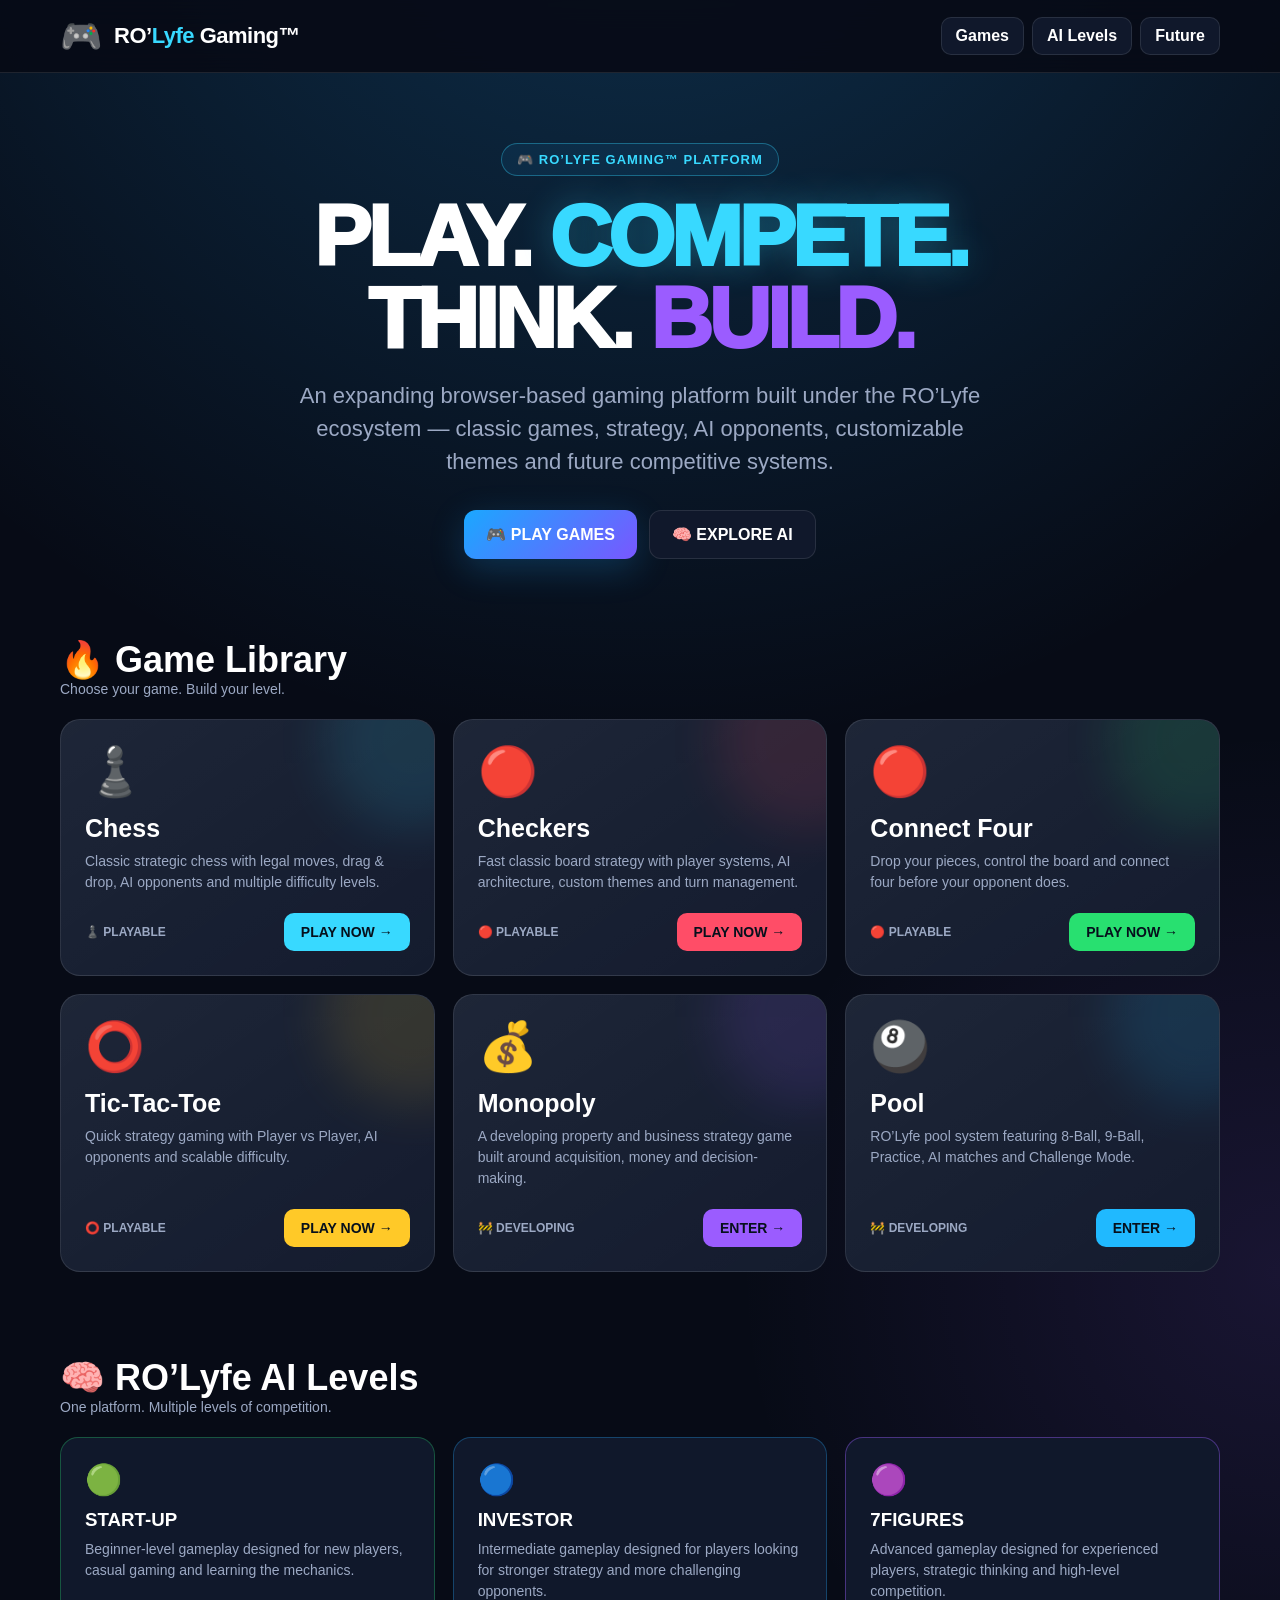
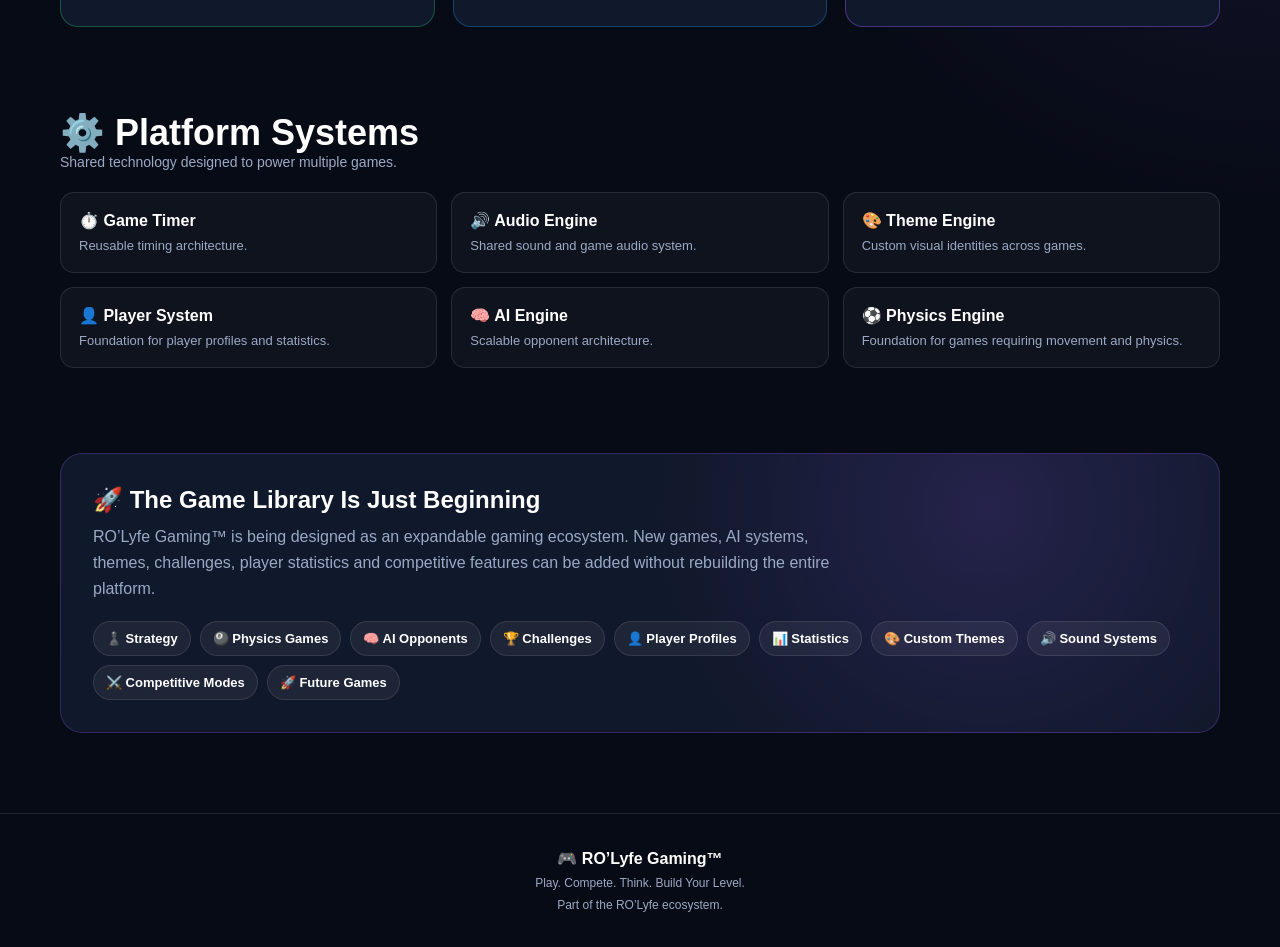
<file: index.htm>
<!DOCTYPE html>
<html lang="en">
<head>
  <meta charset="UTF-8">
  <meta name="viewport" content="width=device-width, initial-scale=1.0">

  <title>RO’Lyfe Gaming™</title>

  <meta
    name="description"
    content="RO’Lyfe Gaming™ — Play. Compete. Think. Build Your Level."
  >

  <meta name="theme-color" content="#0b1020">

  <style>
    * {
      box-sizing: border-box;
      margin: 0;
      padding: 0;
    }

    :root {
      --bg: #070b16;
      --panel: #10182b;
      --panel-light: #17223a;
      --text: #ffffff;
      --muted: #9ca9c4;
      --blue: #22aaff;
      --cyan: #38d9ff;
      --purple: #9b5cff;
      --green: #28e070;
      --gold: #ffc928;
      --red: #ff4d67;
      --border: rgba(255,255,255,0.10);
    }

    html {
      scroll-behavior: smooth;
    }

    body {
      min-height: 100vh;
      font-family: Arial, Helvetica, sans-serif;
      background:
        radial-gradient(circle at 50% -10%, rgba(34,170,255,0.25), transparent 35%),
        radial-gradient(circle at 100% 50%, rgba(155,92,255,0.12), transparent 30%),
        var(--bg);
      color: var(--text);
      overflow-x: hidden;
    }

    a {
      text-decoration: none;
      color: inherit;
    }

    button {
      font-family: inherit;
    }

    header {
      position: sticky;
      top: 0;
      z-index: 100;
      background: rgba(7,11,22,0.90);
      backdrop-filter: blur(15px);
      border-bottom: 1px solid var(--border);
    }

    .nav {
      max-width: 1200px;
      margin: auto;
      min-height: 72px;
      padding: 12px 20px;

      display: flex;
      align-items: center;
      justify-content: space-between;
      gap: 20px;
    }

    .brand {
      display: flex;
      align-items: center;
      gap: 12px;
    }

    .brand-icon {
      font-size: 34px;
    }

    .brand-name {
      font-size: 22px;
      font-weight: 900;
      letter-spacing: -0.5px;
    }

    .brand-name span {
      color: var(--cyan);
    }

    .nav-buttons {
      display: flex;
      gap: 8px;
    }

    .nav-btn {
      border: 1px solid var(--border);
      background: var(--panel);
      color: white;
      padding: 9px 14px;
      border-radius: 10px;
      cursor: pointer;
      font-weight: 700;
    }

    .nav-btn:hover {
      border-color: var(--blue);
      background: var(--panel-light);
    }

    .hero {
      max-width: 1200px;
      margin: auto;
      padding: 70px 20px 55px;
      text-align: center;
    }

    .hero-badge {
      display: inline-block;
      padding: 8px 15px;
      border: 1px solid rgba(56,217,255,0.35);
      border-radius: 999px;
      background: rgba(34,170,255,0.08);
      color: var(--cyan);
      font-size: 13px;
      font-weight: 800;
      letter-spacing: 1px;
      margin-bottom: 20px;
    }

    .hero h1 {
      font-size: clamp(44px, 9vw, 86px);
      line-height: 0.95;
      font-weight: 1000;
      letter-spacing: -4px;
      margin-bottom: 20px;
    }

    .hero h1 .blue {
      color: var(--cyan);
      text-shadow: 0 0 35px rgba(56,217,255,0.30);
    }

    .hero h1 .purple {
      color: var(--purple);
    }

    .hero-subtitle {
      max-width: 700px;
      margin: auto;
      color: var(--muted);
      font-size: clamp(17px, 3vw, 22px);
      line-height: 1.5;
    }

    .hero-actions {
      margin-top: 32px;
      display: flex;
      justify-content: center;
      flex-wrap: wrap;
      gap: 12px;
    }

    .primary-btn,
    .secondary-btn {
      display: inline-flex;
      align-items: center;
      justify-content: center;
      min-width: 150px;
      padding: 14px 22px;
      border-radius: 12px;
      font-weight: 900;
      cursor: pointer;
      transition: 0.2s ease;
    }

    .primary-btn {
      background: linear-gradient(135deg, #1aa8ff, #7957ff);
      color: white;
      box-shadow: 0 10px 35px rgba(34,170,255,0.22);
    }

    .secondary-btn {
      border: 1px solid var(--border);
      background: var(--panel);
      color: white;
    }

    .primary-btn:hover,
    .secondary-btn:hover {
      transform: translateY(-2px);
    }

    .section {
      max-width: 1200px;
      margin: auto;
      padding: 25px 20px 60px;
    }

    .section-title {
      display: flex;
      align-items: center;
      justify-content: space-between;
      gap: 15px;
      margin-bottom: 22px;
    }

    .section-title h2 {
      font-size: clamp(25px, 5vw, 36px);
      font-weight: 900;
    }

    .section-title p {
      color: var(--muted);
      font-size: 14px;
    }

    .games-grid {
      display: grid;
      grid-template-columns: repeat(3, 1fr);
      gap: 18px;
    }

    .game-card {
      position: relative;
      min-height: 245px;
      overflow: hidden;

      display: flex;
      flex-direction: column;
      justify-content: space-between;

      padding: 24px;

      border: 1px solid var(--border);
      border-radius: 20px;

      background:
        linear-gradient(
          145deg,
          rgba(255,255,255,0.06),
          rgba(255,255,255,0.015)
        ),
        var(--panel);

      transition:
        transform 0.2s ease,
        border-color 0.2s ease,
        box-shadow 0.2s ease;
    }

    .game-card::before {
      content: "";
      position: absolute;
      width: 180px;
      height: 180px;
      right: -70px;
      top: -70px;
      border-radius: 50%;
      background: var(--card-color);
      opacity: 0.12;
      filter: blur(25px);
    }

    .game-card:hover {
      transform: translateY(-5px);
      border-color: var(--card-color);
      box-shadow: 0 18px 50px rgba(0,0,0,0.25);
    }

    .game-top {
      position: relative;
      z-index: 1;
    }

    .game-icon {
      font-size: 48px;
      margin-bottom: 14px;
    }

    .game-card h3 {
      font-size: 25px;
      margin-bottom: 8px;
    }

    .game-card p {
      color: var(--muted);
      font-size: 14px;
      line-height: 1.5;
    }

    .game-bottom {
      position: relative;
      z-index: 1;
      margin-top: 20px;
      display: flex;
      align-items: center;
      justify-content: space-between;
      gap: 10px;
    }

    .play-btn {
      display: inline-flex;
      align-items: center;
      justify-content: center;
      padding: 11px 17px;
      border-radius: 10px;
      background: var(--card-color);
      color: #06101c;
      font-weight: 900;
      font-size: 14px;
    }

    .game-status {
      color: var(--muted);
      font-size: 12px;
      font-weight: 700;
    }

    .chess {
      --card-color: #38d9ff;
    }

    .checkers {
      --card-color: #ff4d67;
    }

    .connect {
      --card-color: #28e070;
    }

    .tic {
      --card-color: #ffc928;
    }

    .monopoly {
      --card-color: #9b5cff;
    }

    .pool {
      --card-color: #20b9ff;
    }

    .levels {
      display: grid;
      grid-template-columns: repeat(3, 1fr);
      gap: 18px;
    }

    .level-card {
      padding: 24px;
      border-radius: 18px;
      background: var(--panel);
      border: 1px solid var(--border);
    }

    .level-icon {
      font-size: 30px;
      margin-bottom: 12px;
    }

    .level-card h3 {
      margin-bottom: 8px;
    }

    .level-card p {
      color: var(--muted);
      line-height: 1.5;
      font-size: 14px;
    }

    .level-startup {
      border-color: rgba(40,224,112,0.3);
    }

    .level-investor {
      border-color: rgba(34,170,255,0.3);
    }

    .level-7figures {
      border-color: rgba(155,92,255,0.4);
    }

    .systems {
      display: grid;
      grid-template-columns: repeat(3, 1fr);
      gap: 14px;
    }

    .system {
      padding: 18px;
      background: rgba(255,255,255,0.035);
      border: 1px solid var(--border);
      border-radius: 14px;
    }

    .system strong {
      display: block;
      margin-bottom: 6px;
    }

    .system span {
      color: var(--muted);
      font-size: 13px;
    }

    .future {
      padding: 32px;
      border-radius: 22px;
      border: 1px solid rgba(155,92,255,0.25);
      background:
        radial-gradient(
          circle at 80% 20%,
          rgba(155,92,255,0.15),
          transparent 35%
        ),
        var(--panel);
    }

    .future h2 {
      margin-bottom: 10px;
    }

    .future p {
      color: var(--muted);
      line-height: 1.6;
      max-width: 760px;
    }

    .future-list {
      margin-top: 20px;
      display: flex;
      flex-wrap: wrap;
      gap: 9px;
    }

    .future-tag {
      padding: 9px 12px;
      border-radius: 999px;
      background: rgba(255,255,255,0.06);
      border: 1px solid var(--border);
      font-size: 13px;
      font-weight: 700;
    }

    footer {
      border-top: 1px solid var(--border);
      margin-top: 20px;
      padding: 35px 20px;
      text-align: center;
      color: var(--muted);
    }

    footer strong {
      color: white;
    }

    .footer-small {
      margin-top: 8px;
      font-size: 12px;
    }

    @media (max-width: 850px) {
      .games-grid {
        grid-template-columns: repeat(2, 1fr);
      }

      .levels {
        grid-template-columns: 1fr;
      }

      .systems {
        grid-template-columns: repeat(2, 1fr);
      }
    }

    @media (max-width: 560px) {
      .nav {
        min-height: 62px;
      }

      .brand-name {
        font-size: 18px;
      }

      .brand-icon {
        font-size: 27px;
      }

      .nav-buttons {
        display: none;
      }

      .hero {
        padding-top: 55px;
      }

      .hero h1 {
        letter-spacing: -2px;
      }

      .games-grid {
        grid-template-columns: 1fr;
      }

      .systems {
        grid-template-columns: 1fr;
      }

      .game-card {
        min-height: 220px;
      }
    }
  </style>
</head>

<body>

<header>
  <nav class="nav">
    <a href="./" class="brand">
      <div class="brand-icon">🎮</div>
      <div class="brand-name">
        RO’<span>Lyfe</span> Gaming™
      </div>
    </a>

    <div class="nav-buttons">
      <a class="nav-btn" href="#games">Games</a>
      <a class="nav-btn" href="#levels">AI Levels</a>
      <a class="nav-btn" href="#future">Future</a>
    </div>
  </nav>
</header>

<main>

<section class="hero">

  <div class="hero-badge">
    🎮 RO’LYFE GAMING™ PLATFORM
  </div>

  <h1>
    PLAY.
    <span class="blue">COMPETE.</span>
    <br>
    THINK.
    <span class="purple">BUILD.</span>
  </h1>

  <p class="hero-subtitle">
    An expanding browser-based gaming platform built under
    the RO’Lyfe ecosystem — classic games, strategy,
    AI opponents, customizable themes and future competitive systems.
  </p>

  <div class="hero-actions">
    <a href="#games" class="primary-btn">
      🎮 PLAY GAMES
    </a>

    <a href="#levels" class="secondary-btn">
      🧠 EXPLORE AI
    </a>
  </div>

</section>

<section class="section" id="games">

  <div class="section-title">
    <div>
      <h2>🔥 Game Library</h2>
      <p>Choose your game. Build your level.</p>
    </div>
  </div>

  <div class="games-grid">

    <article class="game-card chess">
      <div class="game-top">
        <div class="game-icon">♟️</div>
        <h3>Chess</h3>
        <p>
          Classic strategic chess with legal moves,
          drag & drop, AI opponents and multiple difficulty levels.
        </p>
      </div>

      <div class="game-bottom">
        <span class="game-status">♟️ PLAYABLE</span>
        <a href="./games/chess/" class="play-btn">PLAY NOW →</a>
      </div>
    </article>

    <article class="game-card checkers">
      <div class="game-top">
        <div class="game-icon">🔴</div>
        <h3>Checkers</h3>
        <p>
          Fast classic board strategy with player systems,
          AI architecture, custom themes and turn management.
        </p>
      </div>

      <div class="game-bottom">
        <span class="game-status">🔴 PLAYABLE</span>
        <a href="./games/checkers/" class="play-btn">PLAY NOW →</a>
      </div>
    </article>

    <article class="game-card connect">
      <div class="game-top">
        <div class="game-icon">🔴</div>
        <h3>Connect Four</h3>
        <p>
          Drop your pieces, control the board and connect four
          before your opponent does.
        </p>
      </div>

      <div class="game-bottom">
        <span class="game-status">🔴 PLAYABLE</span>
        <a href="./games/connect-four/" class="play-btn">PLAY NOW →</a>
      </div>
    </article>

    <article class="game-card tic">
      <div class="game-top">
        <div class="game-icon">⭕</div>
        <h3>Tic-Tac-Toe</h3>
        <p>
          Quick strategy gaming with Player vs Player,
          AI opponents and scalable difficulty.
        </p>
      </div>

      <div class="game-bottom">
        <span class="game-status">⭕ PLAYABLE</span>
        <a href="./games/tic-tac-toe/" class="play-btn">PLAY NOW →</a>
      </div>
    </article>

    <article class="game-card monopoly">
      <div class="game-top">
        <div class="game-icon">💰</div>
        <h3>Monopoly</h3>
        <p>
          A developing property and business strategy game
          built around acquisition, money and decision-making.
        </p>
      </div>

      <div class="game-bottom">
        <span class="game-status">🚧 DEVELOPING</span>
        <a href="./games/monopoly/" class="play-btn">ENTER →</a>
      </div>
    </article>

    <article class="game-card pool">
      <div class="game-top">
        <div class="game-icon">🎱</div>
        <h3>Pool</h3>
        <p>
          RO’Lyfe pool system featuring 8-Ball, 9-Ball,
          Practice, AI matches and Challenge Mode.
        </p>
      </div>

      <div class="game-bottom">
        <span class="game-status">🚧 DEVELOPING</span>
        <a href="./games/pool/" class="play-btn">ENTER →</a>
      </div>
    </article>

  </div>
</section>

<section class="section" id="levels">

  <div class="section-title">
    <div>
      <h2>🧠 RO’Lyfe AI Levels</h2>
      <p>One platform. Multiple levels of competition.</p>
    </div>
  </div>

  <div class="levels">

    <div class="level-card level-startup">
      <div class="level-icon">🟢</div>
      <h3>START-UP</h3>
      <p>
        Beginner-level gameplay designed for new players,
        casual gaming and learning the mechanics.
      </p>
    </div>

    <div class="level-card level-investor">
      <div class="level-icon">🔵</div>
      <h3>INVESTOR</h3>
      <p>
        Intermediate gameplay designed for players looking
        for stronger strategy and more challenging opponents.
      </p>
    </div>

    <div class="level-card level-7figures">
      <div class="level-icon">🟣</div>
      <h3>7FIGURES</h3>
      <p>
        Advanced gameplay designed for experienced players,
        strategic thinking and high-level competition.
      </p>
    </div>

  </div>
</section>

<section class="section">

  <div class="section-title">
    <div>
      <h2>⚙️ Platform Systems</h2>
      <p>Shared technology designed to power multiple games.</p>
    </div>
  </div>

  <div class="systems">

    <div class="system">
      <strong>⏱️ Game Timer</strong>
      <span>Reusable timing architecture.</span>
    </div>

    <div class="system">
      <strong>🔊 Audio Engine</strong>
      <span>Shared sound and game audio system.</span>
    </div>

    <div class="system">
      <strong>🎨 Theme Engine</strong>
      <span>Custom visual identities across games.</span>
    </div>

    <div class="system">
      <strong>👤 Player System</strong>
      <span>Foundation for player profiles and statistics.</span>
    </div>

    <div class="system">
      <strong>🧠 AI Engine</strong>
      <span>Scalable opponent architecture.</span>
    </div>

    <div class="system">
      <strong>⚽ Physics Engine</strong>
      <span>Foundation for games requiring movement and physics.</span>
    </div>

  </div>
</section>

<section class="section" id="future">

  <div class="future">

    <h2>🚀 The Game Library Is Just Beginning</h2>

    <p>
      RO’Lyfe Gaming™ is being designed as an expandable gaming
      ecosystem. New games, AI systems, themes, challenges,
      player statistics and competitive features can be added
      without rebuilding the entire platform.
    </p>

    <div class="future-list">
      <span class="future-tag">♟️ Strategy</span>
      <span class="future-tag">🎱 Physics Games</span>
      <span class="future-tag">🧠 AI Opponents</span>
      <span class="future-tag">🏆 Challenges</span>
      <span class="future-tag">👤 Player Profiles</span>
      <span class="future-tag">📊 Statistics</span>
      <span class="future-tag">🎨 Custom Themes</span>
      <span class="future-tag">🔊 Sound Systems</span>
      <span class="future-tag">⚔️ Competitive Modes</span>
      <span class="future-tag">🚀 Future Games</span>
    </div>

  </div>
</section>

</main>

<footer>

  <div>
    🎮 <strong>RO’Lyfe Gaming™</strong>
  </div>

  <div class="footer-small">
    Play. Compete. Think. Build Your Level.
  </div>

  <div class="footer-small">
    Part of the RO’Lyfe ecosystem.
  </div>

</footer>

<script>
  document.querySelectorAll('a[href^="#"]').forEach(link => {

    link.addEventListener('click', function(event) {

      const target = document.querySelector(this.getAttribute('href'));

      if (target) {
        event.preventDefault();

        target.scrollIntoView({
          behavior: 'smooth',
          block: 'start'
        });
      }

    });

  });
</script>

</body>
</html>
</file>
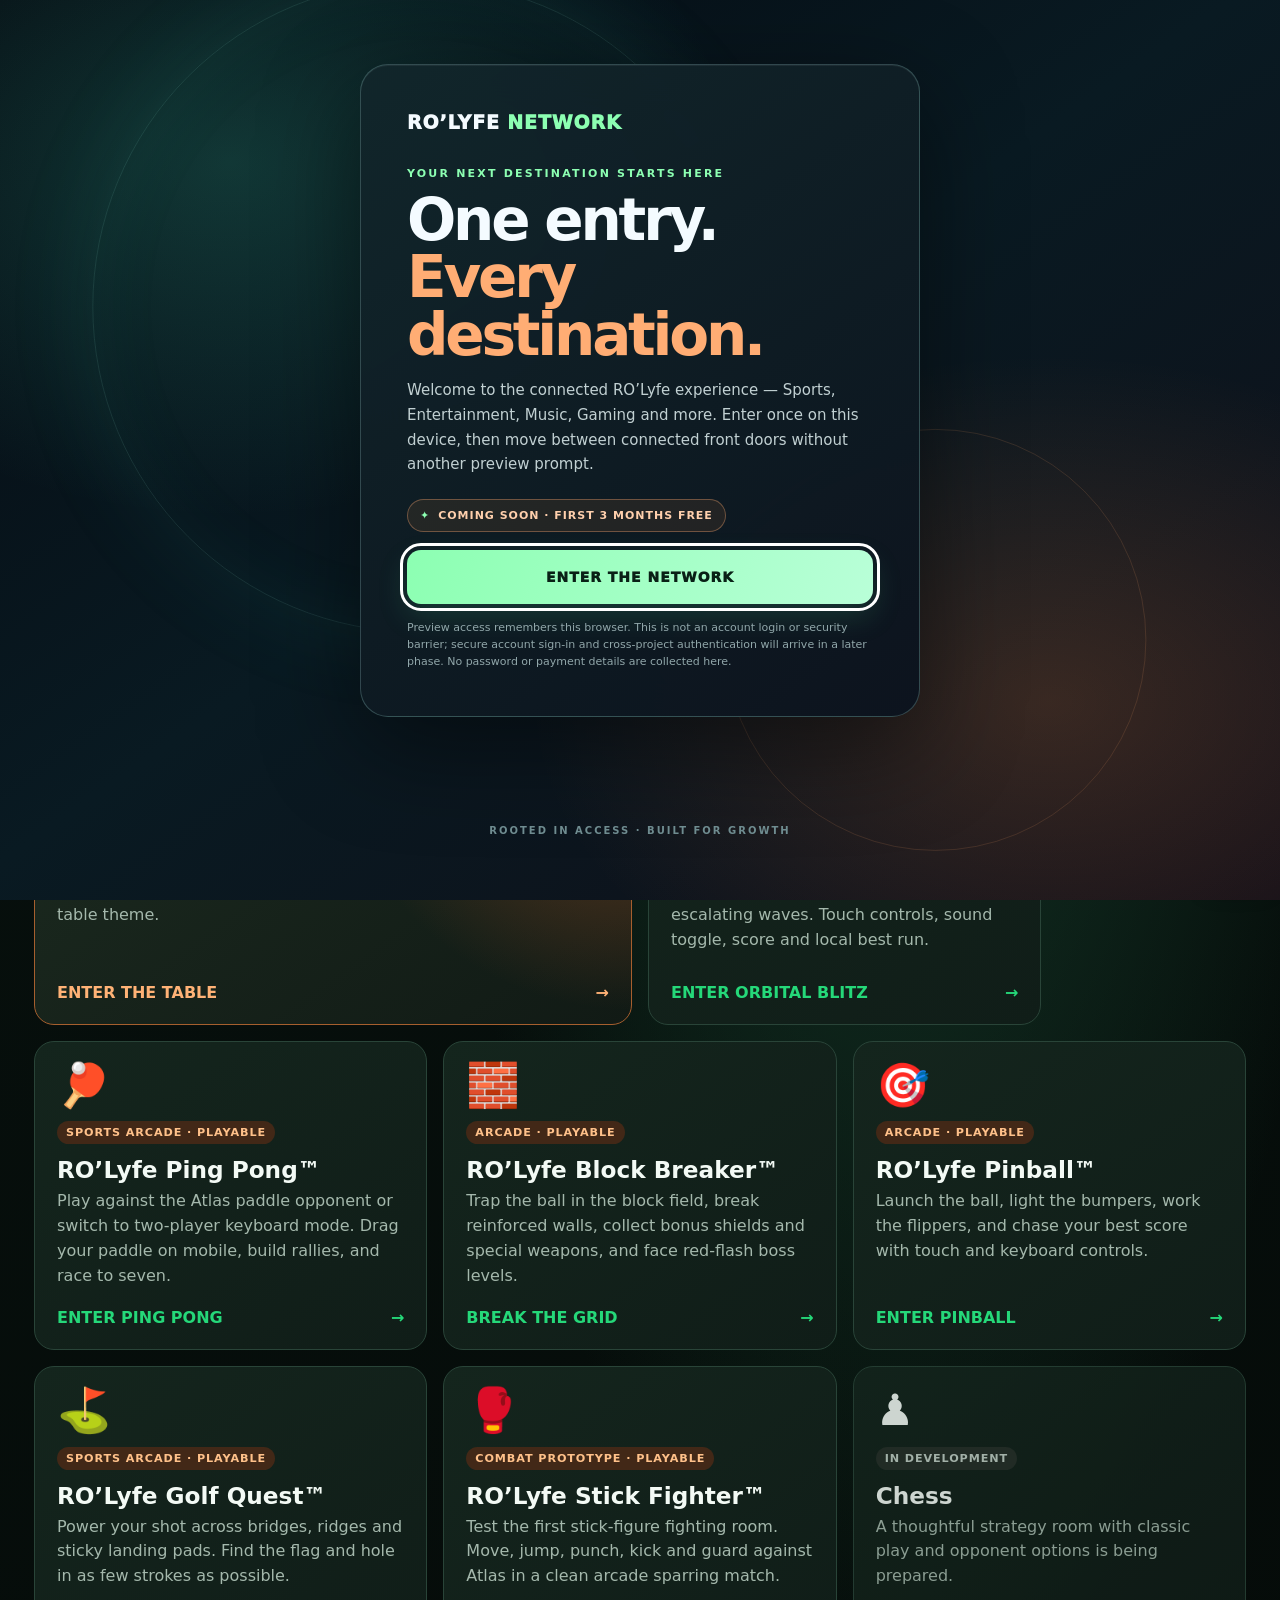
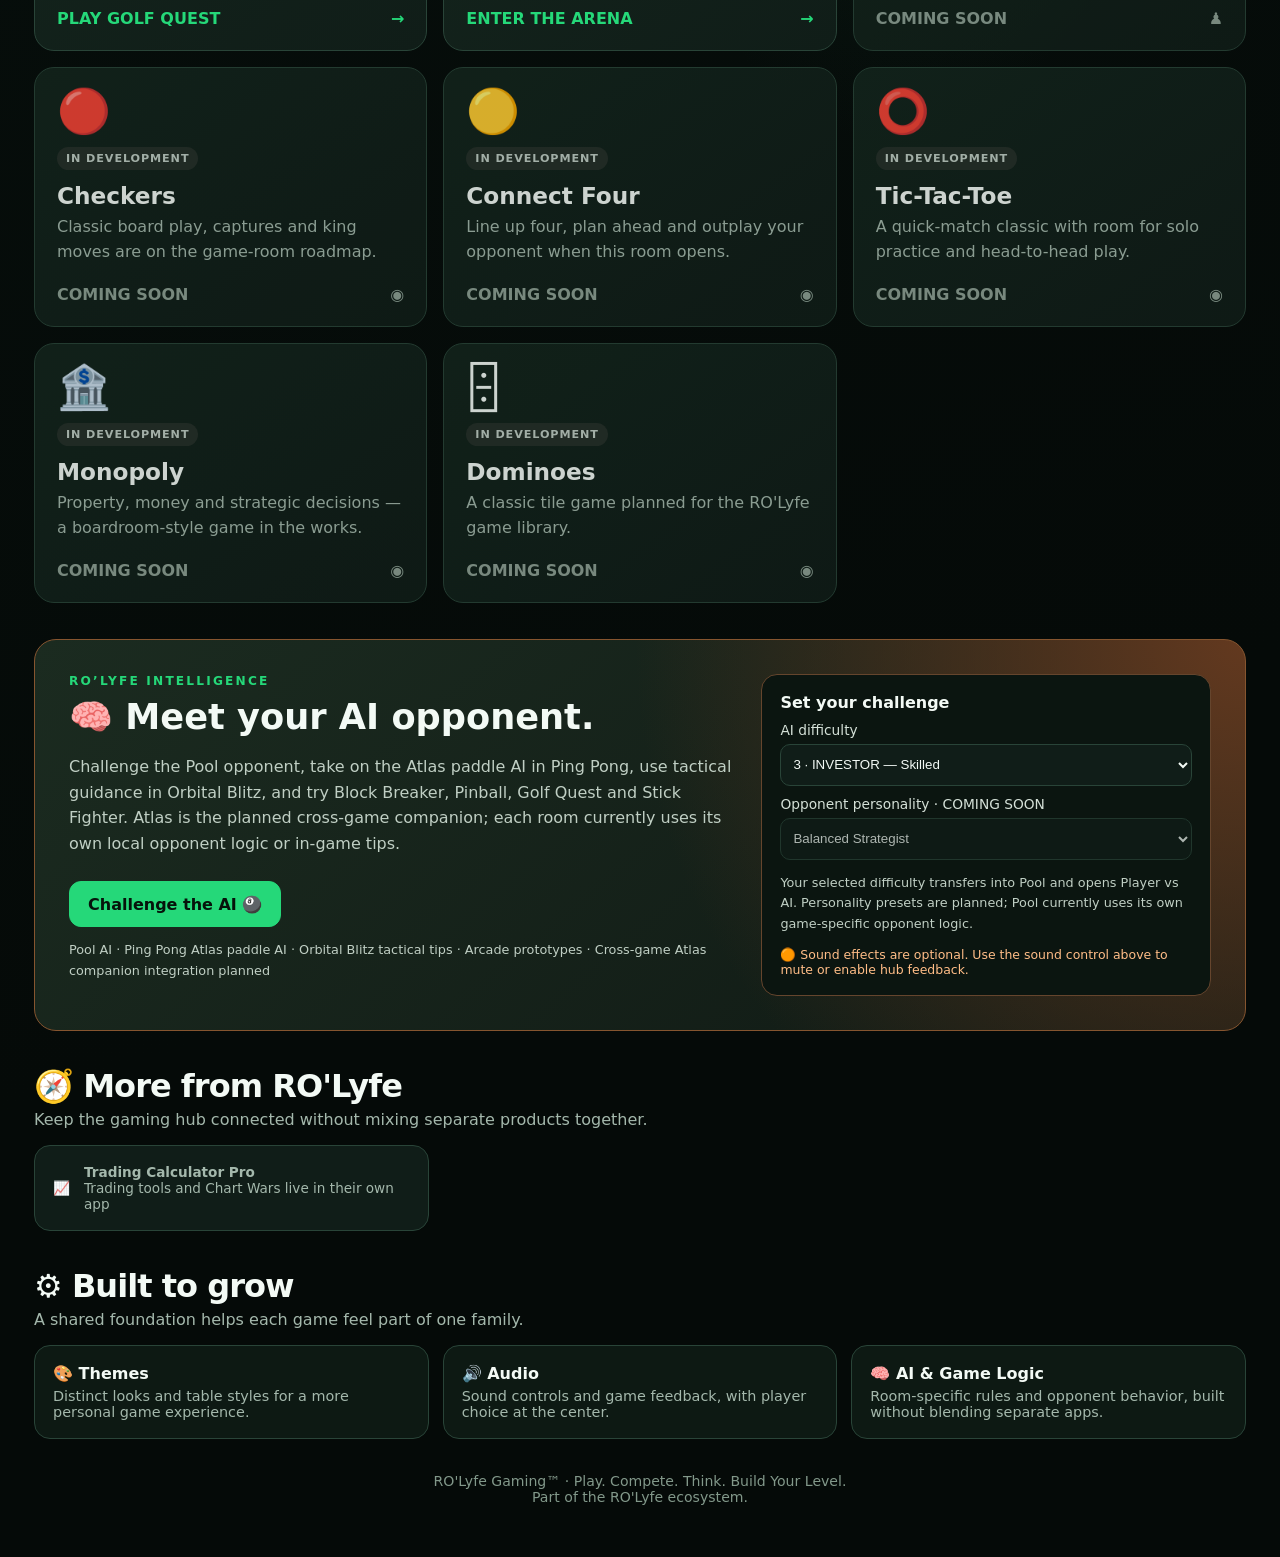
<file: index.html>
<!doctype html>
<html lang="en">
<head>
<meta charset="utf-8">
<meta name="viewport" content="width=device-width,initial-scale=1,viewport-fit=cover">
<meta name="theme-color" content="#07110e">
<meta name="description" content="RO'Lyfe Gaming — play, compete, think and build your level.">
<title>RO'Lyfe Gaming™</title>
<style>
:root{color-scheme:dark;--bg:#07110e;--panel:#101d18;--panel2:#14251d;--line:#294438;--text:#f3faf5;--muted:#a4b8ac;--green:#25d879;--orange:#ff9b45;--gold:#ffd166;--blue:#69b8ff}
*{box-sizing:border-box}
html{scroll-behavior:smooth;background:var(--bg)}
body{margin:0;min-height:100vh;overflow-x:hidden;background:radial-gradient(ellipse at 70% -10%,#1b4b35 0,transparent 42%),linear-gradient(160deg,#07110e,#050a08 75%);color:var(--text);font-family:Inter,ui-sans-serif,system-ui,-apple-system,"Segoe UI",sans-serif}
a{color:inherit;text-decoration:none}button{font:inherit}
.topbar{position:sticky;top:0;z-index:20;display:flex;align-items:center;justify-content:space-between;gap:12px;padding:12px clamp(14px,4vw,44px);background:#07110eea;border-bottom:1px solid #294438;backdrop-filter:blur(16px)}
.brand{display:flex;align-items:center;gap:10px;font-weight:900;letter-spacing:.08em}.brandmark{display:grid;place-items:center;width:38px;height:38px;border-radius:12px;background:linear-gradient(145deg,var(--green),#126a40);color:#041109;font-size:15px;box-shadow:0 0 24px #25d87933}
.nav{display:flex;align-items:center;gap:18px;color:var(--muted);font-size:.9rem}.nav a:hover{color:var(--green)}
.menu{display:none;border:1px solid var(--line);border-radius:10px;background:var(--panel);color:var(--text);padding:8px 11px}.tools{display:flex;align-items:center;gap:8px}.tools select,.tools button{min-height:38px;border:1px solid var(--line);border-radius:10px;background:#101d18;color:var(--text);padding:7px 10px}.tools button[aria-pressed="true"]{border-color:var(--orange);color:var(--orange)}
main{width:100%;max-width:1440px;margin:auto;padding:clamp(14px,3vw,34px)}
.hero{position:relative;overflow:hidden;min-height:300px;display:flex;align-items:center;border:1px solid #31533f;border-radius:26px;padding:clamp(25px,6vw,68px);background:linear-gradient(115deg,#12291e 0%,#0c1a14 60%,#111c18 100%);box-shadow:0 24px 70px #0006}
.hero:after{content:"🎮";position:absolute;right:5%;bottom:-40px;font-size:clamp(9rem,25vw,19rem);opacity:.09;transform:rotate(-12deg);pointer-events:none}
.hero-copy{position:relative;z-index:1;max-width:760px}.eyebrow{color:var(--green);font-size:.76rem;font-weight:900;letter-spacing:.18em;text-transform:uppercase}
h1{font-size:clamp(2.4rem,7vw,5.8rem);line-height:.98;letter-spacing:-.055em;margin:14px 0}.hero p{max-width:650px;color:#b6c9bd;font-size:clamp(1rem,2vw,1.15rem)}
.hero-actions{display:flex;gap:12px;flex-wrap:wrap;margin-top:25px}.button{display:inline-flex;align-items:center;justify-content:center;min-height:46px;padding:0 18px;border-radius:12px;font-weight:850;border:1px solid var(--line);background:#172a20}.button.primary{background:var(--green);border-color:var(--green);color:#06130b}.button:hover{filter:brightness(1.1)}
.section{margin-top:36px}.sectionhead{display:flex;justify-content:space-between;align-items:end;gap:14px;margin-bottom:16px}.sectionhead h2{font-size:clamp(1.4rem,3vw,2rem);margin:0;letter-spacing:-.03em}.sectionhead p{margin:5px 0 0;color:var(--muted)}
.grid{display:grid;grid-template-columns:repeat(12,minmax(0,1fr));gap:16px}
.game{grid-column:span 4;position:relative;overflow:hidden;display:flex;flex-direction:column;min-height:260px;padding:22px;border:1px solid var(--line);border-radius:20px;background:linear-gradient(145deg,var(--panel2),var(--panel));transition:transform .18s,border-color .18s}
.game:hover{transform:translateY(-3px);border-color:#4c8463}
.game.featured{grid-column:span 6;min-height:320px;border-color:#a65f2e;background:radial-gradient(circle at 100% 0,#713e20 0,transparent 45%),linear-gradient(145deg,#1c2b20,#111a15)}
.gameicon{font-size:2.7rem;line-height:1}.tag{align-self:flex-start;margin-top:14px;padding:5px 9px;border-radius:999px;background:#183a27;color:#8cf2b4;font-size:.7rem;font-weight:900;letter-spacing:.08em;text-transform:uppercase}.tag.orange{background:#422817;color:#ffc18a}.tag.soon{background:#26302a;color:#c0cec5}
.game h3{margin:12px 0 6px;font-size:1.45rem}.game p{margin:0;color:var(--muted);max-width:48ch;line-height:1.55}.gamefoot{display:flex;align-items:center;justify-content:space-between;gap:10px;margin-top:auto;padding-top:20px;font-weight:850;color:var(--green)}.game.featured .gamefoot{color:#ffb276}.game.disabled{opacity:.84}.game.disabled .gamefoot{color:#8ea195}
.smallnote{font-size:.82rem;color:var(--muted)}.airoom{display:grid;grid-template-columns:1.2fr .8fr;gap:18px;padding:clamp(20px,4vw,34px);border:1px solid #86552f;border-radius:22px;background:radial-gradient(circle at 100% 0,#63391f 0,transparent 48%),linear-gradient(140deg,#1b2b20,#101914)}.airoom h2{margin:8px 0;font-size:clamp(1.5rem,3vw,2.2rem)}.airoom p{color:#c0cfc4;line-height:1.6}.aipanel{padding:18px;border:1px solid #65452d;border-radius:16px;background:#0b1510}.aipanel label{display:block;margin:10px 0 6px;color:#d5e1d8;font-size:.86rem}.aipanel select{width:100%;min-height:42px;border:1px solid var(--line);border-radius:10px;background:#101d18;color:var(--text);padding:8px}.aihint{font-size:.8rem;color:#b4c2b8}.soundnote{font-size:.78rem;color:#ffbd87;margin-top:10px}
.utility{display:grid;grid-template-columns:repeat(3,minmax(0,1fr));gap:14px}.utility a{display:flex;align-items:center;gap:14px;padding:18px;border:1px solid var(--line);border-radius:16px;background:#101d18}.utility a:hover{border-color:var(--blue)}.utilityicon{font-size:1.8rem}.utility strong{display:block}.utility span{color:var(--muted);font-size:.85rem}
.platform{display:grid;grid-template-columns:repeat(3,1fr);gap:14px}.feature{padding:18px;border:1px solid var(--line);border-radius:16px;background:#0d1913}.feature b{display:block;margin-bottom:5px}.feature p{margin:0;color:var(--muted);font-size:.9rem}
footer{padding:34px 12px 18px;text-align:center;color:#82988a;font-size:.88rem}
.drawerback{position:fixed;inset:0;z-index:30;background:#0009;opacity:0;pointer-events:none;transition:.2s}.drawer{position:absolute;top:0;right:0;width:min(82vw,340px);height:100%;padding:26px;background:#0c1912;border-left:1px solid var(--line);transform:translateX(100%);transition:.25s}.drawerback.open{opacity:1;pointer-events:auto}.drawerback.open .drawer{transform:translateX(0)}.drawer a{display:block;padding:14px 0;border-bottom:1px solid var(--line);color:var(--muted)}
@media(max-width:900px){.game{grid-column:span 6}.game.featured{grid-column:span 12}.utility{grid-template-columns:repeat(2,1fr)}}
@media(max-width:600px){.topbar{padding:10px 13px}.nav{display:none}.menu{display:block}main{padding:12px}.hero{min-height:350px;border-radius:20px;padding:26px 20px}.hero:after{right:-5%;bottom:-16px;font-size:9rem}.grid{gap:11px}.game,.game.featured{grid-column:span 12;min-height:225px;padding:19px}.game.featured{min-height:270px}.utility{grid-template-columns:1fr}.platform{grid-template-columns:1fr}.section{margin-top:28px}.sectionhead{align-items:start;flex-direction:column}}
</style>
  <link rel="stylesheet" href="rol-engine-identity.css?v=20261113-1">
<style id="rol-gaming-landscape-layout">
/* Landscape phone and short-tablet layout: use the full width, shorten the
   hero, and prevent the game library from looking like a narrow portrait page. */
@media screen and (orientation:landscape) and (max-height:620px) {
  main { padding:10px clamp(12px,2vw,24px) 20px; }
  .hero.rol-engine-hero {
    min-height:min(70dvh,255px);
    padding:18px clamp(18px,3vw,40px);
    border-radius:20px;
  }
  .rol-engine-hero[data-rol-engine="gaming"] .hero-copy { max-width:58%; }
  .rol-engine-hero[data-rol-engine="gaming"] .rol-engine-visual {
    left:auto; right:1.5%; top:4%; width:42%; height:92%; opacity:.78;
  }
  .hero h1 { font-size:clamp(2rem,5vw,3.5rem); margin:8px 0; }
  .hero p {
    max-width:560px;
    font-size:.91rem;
    line-height:1.4;
    display:-webkit-box;
    -webkit-box-orient:vertical;
    -webkit-line-clamp:2;
    overflow:hidden;
  }
  .hero-actions { gap:8px; margin-top:13px; }
  .section { margin-top:23px; }
  .sectionhead { margin-bottom:10px; }
  .grid { gap:12px; }
  .game { min-height:205px; padding:16px; }
  .game.featured { grid-column:span 6; min-height:225px; }
  .game h3 { font-size:1.22rem; }
  .game p { font-size:.88rem; }
  .airoom { grid-template-columns:1.1fr .9fr; gap:12px; }
  .aipanel { padding:13px; }
  .utility,.platform { gap:10px; }
}
</style>
</head>
<body>
<header class="topbar">
  <a class="brand" href="./" aria-label="RO'Lyfe Gaming home"><span class="brandmark">RO</span><span>RO'LYFE <span style="color:var(--green)">GAMING</span>™</span></a>
  <nav class="nav" aria-label="Main navigation"><a href="#games" data-i18n="navGames">Games</a><a href="#extras" data-i18n="navMore">More from RO'Lyfe</a><a href="#systems" data-i18n="navPlatform">Platform</a><a href="#ai">AI Arena</a></nav>
  <div class="tools"><label class="smallnote" for="languageSelect">Language</label><select id="languageSelect" aria-label="Choose language"><option value="en">English</option><option value="ht">Kreyòl</option><option value="es">Español</option><option value="fr">Français</option></select><button id="soundToggle" type="button" aria-pressed="false">🔇 Sound</button><button class="menu" id="menuBtn" type="button" aria-expanded="false">☰ Menu</button></div>
</header>
<div class="drawerback" id="drawerBack"><nav class="drawer" aria-label="Mobile navigation"><button class="menu" id="closeMenu" type="button">✕ Close</button><a href="#games">Game Library</a><a href="#extras">More from RO'Lyfe</a><a href="#systems">Platform Systems</a><a href="#ai">AI Arena</a></nav></div>
<main>
<header class="hero rol-engine-hero" data-rol-engine="gaming"><div class="rol-engine-visual" aria-hidden="true"><span class="rol-visual-halo"></span><span class="rol-visual-ring"></span><span class="rol-visual-ring ring-two"></span><span class="rol-visual-core" data-mark="✦"></span><span class="rol-visual-signal"></span><span class="rol-visual-caption">PLAY · COMPETE · CREATE</span></div>
  <div class="hero-copy">
    <div class="eyebrow" data-i18n="eyebrow">Play • Compete • Think • Build</div>
    <h1 data-i18n="heroTitle">Your next move<br>starts here.</h1>
    <p>Welcome to RO'Lyfe Gaming — a growing home for classic games, friendly competition, strategy and AI-powered play. Pick a table, challenge yourself and build your level.</p>
    <div class="hero-actions"><a class="button primary" href="#games">Explore the games ↓</a><a class="button" href="./games/pool/">Play RO'Lyfe Pool 🎱</a></div>
  </div>
<button class="rol-motion-toggle" type="button" data-rol-motion-toggle aria-pressed="false">Pause motion</button>
</header>

<section class="section" id="games">
  <div class="sectionhead"><div><h2 data-i18n="libraryTitle">🎮 Game Library</h2><p>Start with a game that's ready. More rooms are being prepared.</p></div><span class="smallnote">RO'Lyfe Gaming™</span></div>
  <div class="grid">
    <a class="game featured" href="./games/pool/">
      <div class="gameicon">🎱</div><span class="tag orange">Pool • Ready to play</span><h3>RO'Lyfe Pool™</h3>
      <p>Rack 'em up. Play 8-Ball, 9-Ball or Practice. Challenge the AI, play head-to-head, adjust your shot power and choose your table theme.</p>
      <div class="gamefoot"><span>ENTER THE TABLE</span><span>→</span></div>
    </a>
    <a class="game" href="./games/orbital-blitz/">
      <div class="gameicon">🌌</div><span class="tag orange">Arcade · Playable</span><h3>RO’Lyfe Orbital Blitz™</h3>
      <p>Guide the pulse-core, fire glowing energy shots, clear bouncing orbs, and survive escalating waves. Touch controls, sound toggle, score and local best run.</p>
      <div class="gamefoot"><span>ENTER ORBITAL BLITZ</span><span>→</span></div>
    </a>
    <a class="game" href="./games/ping-pong/">
      <div class="gameicon">🏓</div><span class="tag orange">Sports arcade · Playable</span><h3>RO’Lyfe Ping Pong™</h3>
      <p>Play against the Atlas paddle opponent or switch to two-player keyboard mode. Drag your paddle on mobile, build rallies, and race to seven.</p>
      <div class="gamefoot"><span>ENTER PING PONG</span><span>→</span></div>
    </a>
    <a class="game" href="./games/block-breaker/"><div class="gameicon">🧱</div><span class="tag orange">Arcade · Playable</span><h3>RO’Lyfe Block Breaker™</h3><p>Trap the ball in the block field, break reinforced walls, collect bonus shields and special weapons, and face red-flash boss levels.</p><div class="gamefoot"><span>BREAK THE GRID</span><span>→</span></div></a>
    <a class="game" href="./games/pinball/"><div class="gameicon">🎯</div><span class="tag orange">Arcade · Playable</span><h3>RO’Lyfe Pinball™</h3><p>Launch the ball, light the bumpers, work the flippers, and chase your best score with touch and keyboard controls.</p><div class="gamefoot"><span>ENTER PINBALL</span><span>→</span></div></a>
    <a class="game" href="./games/golf-quest/"><div class="gameicon">⛳</div><span class="tag orange">Sports arcade · Playable</span><h3>RO’Lyfe Golf Quest™</h3><p>Power your shot across bridges, ridges and sticky landing pads. Find the flag and hole in as few strokes as possible.</p><div class="gamefoot"><span>PLAY GOLF QUEST</span><span>→</span></div></a>
    <a class="game" href="./games/stick-fighter/"><div class="gameicon">🥊</div><span class="tag orange">Combat prototype · Playable</span><h3>RO’Lyfe Stick Fighter™</h3><p>Test the first stick-figure fighting room. Move, jump, punch, kick and guard against Atlas in a clean arcade sparring match.</p><div class="gamefoot"><span>ENTER THE ARENA</span><span>→</span></div></a>
    <article class="game disabled"><div class="gameicon">♟️</div><span class="tag soon">In development</span><h3>Chess</h3><p>A thoughtful strategy room with classic play and opponent options is being prepared.</p><div class="gamefoot"><span>COMING SOON</span><span>♟</span></div></article>
    <article class="game disabled"><div class="gameicon">🔴</div><span class="tag soon">In development</span><h3>Checkers</h3><p>Classic board play, captures and king moves are on the game-room roadmap.</p><div class="gamefoot"><span>COMING SOON</span><span>◉</span></div></article>
    <article class="game disabled"><div class="gameicon">🟡</div><span class="tag soon">In development</span><h3>Connect Four</h3><p>Line up four, plan ahead and outplay your opponent when this room opens.</p><div class="gamefoot"><span>COMING SOON</span><span>◉</span></div></article>
    <article class="game disabled"><div class="gameicon">⭕</div><span class="tag soon">In development</span><h3>Tic-Tac-Toe</h3><p>A quick-match classic with room for solo practice and head-to-head play.</p><div class="gamefoot"><span>COMING SOON</span><span>◉</span></div></article>
    <article class="game disabled"><div class="gameicon">🏦</div><span class="tag soon">In development</span><h3>Monopoly</h3><p>Property, money and strategic decisions — a boardroom-style game in the works.</p><div class="gamefoot"><span>COMING SOON</span><span>◉</span></div></article>
    <article class="game disabled"><div class="gameicon">🁫</div><span class="tag soon">In development</span><h3>Dominoes</h3><p>A classic tile game planned for the RO'Lyfe game library.</p><div class="gamefoot"><span>COMING SOON</span><span>◉</span></div></article>
  </div>
</section>

<section class="section" id="ai"><div class="airoom"><div><div class="eyebrow">RO’LYFE INTELLIGENCE</div><h2>🧠 Meet your AI opponent.</h2><p>Challenge the Pool opponent, take on the Atlas paddle AI in Ping Pong, use tactical guidance in Orbital Blitz, and try Block Breaker, Pinball, Golf Quest and Stick Fighter. Atlas is the planned cross-game companion; each room currently uses its own local opponent logic or in-game tips.</p><div class="hero-actions"><a class="button primary" id="challengePoolLink" href="./games/pool/?fromHub=1&amp;aiLevel=3">Challenge the AI 🎱</a></div><p class="aihint">Pool AI · Ping Pong Atlas paddle AI · Orbital Blitz tactical tips · Arcade prototypes · Cross-game Atlas companion integration planned</p></div><div class="aipanel"><strong>Set your challenge</strong><label for="aiLevel">AI difficulty</label><select id="aiLevel"><option value="1">1 · START-UP — Beginner</option><option value="2">2 · START-UP+ — Casual</option><option value="3" selected>3 · INVESTOR — Skilled</option><option value="4">4 · INVESTOR+ — Advanced</option><option value="5">5 · 7FIGURES — Expert</option></select><label for="aiStyle">Opponent personality · COMING SOON</label><select id="aiStyle" disabled title="Personality presets are not connected yet"><option>Balanced Strategist</option><option>Patient Planner</option><option>Aggressive Challenger</option><option>Unpredictable</option></select><p class="aihint">Your selected difficulty transfers into Pool and opens Player vs AI. Personality presets are planned; Pool currently uses its own game-specific opponent logic.</p><div class="soundnote">🟠 Sound effects are optional. Use the sound control above to mute or enable hub feedback.</div></div></div></section>
<section class="section" id="extras">
  <div class="sectionhead"><div><h2>🧭 More from RO'Lyfe</h2><p>Keep the gaming hub connected without mixing separate products together.</p></div></div>
  <div class="utility">
    <a href="https://rolrichman.github.io/ROlyfe-Trading-Calculator-Pro/"><span class="utilityicon">📈</span><span><strong>Trading Calculator Pro</strong><span>Trading tools and Chart Wars live in their own app</span></span></a>
  </div>
</section>

<section class="section" id="systems">
  <div class="sectionhead"><div><h2 data-i18n="systemsTitle">⚙️ Built to grow</h2><p>A shared foundation helps each game feel part of one family.</p></div></div>
  <div class="platform">
    <div class="feature"><b>🎨 Themes</b><p>Distinct looks and table styles for a more personal game experience.</p></div>
    <div class="feature"><b>🔊 Audio</b><p>Sound controls and game feedback, with player choice at the center.</p></div>
    <div class="feature"><b>🧠 AI & Game Logic</b><p>Room-specific rules and opponent behavior, built without blending separate apps.</p></div>
  </div>
</section>
<footer>RO'Lyfe Gaming™ · Play. Compete. Think. Build Your Level.<br><span>Part of the RO'Lyfe ecosystem.</span></footer>
</main>
<script>
(function(){
 const back=document.getElementById('drawerBack'),open=document.getElementById('menuBtn'),close=document.getElementById('closeMenu');
 function setOpen(value){back.classList.toggle('open',value);open.setAttribute('aria-expanded',String(value));document.body.style.overflow=value?'hidden':''}
 open.addEventListener('click',()=>setOpen(true));close.addEventListener('click',()=>setOpen(false));
 back.addEventListener('click',e=>{if(e.target===back||e.target.tagName==='A')setOpen(false)});
 document.addEventListener('keydown',e=>{if(e.key==='Escape')setOpen(false)});
 const translations={
 en:{navGames:'Games',navMore:'More from RO’Lyfe',navPlatform:'Platform',eyebrow:'Play • Compete • Think • Build',heroTitle:'Your next move<br>starts here.',libraryTitle:'🎮 Game Library',systemsTitle:'⚙️ Built to grow'},
 ht:{navGames:'Jwèt',navMore:'Plis nan RO’Lyfe',navPlatform:'Platfòm',eyebrow:'Jwe • Konpetisyon • Reflechi • Avanse',heroTitle:'Pwochen mouvman ou<br>kòmanse la.',libraryTitle:'🎮 Bibliyotèk jwèt',systemsTitle:'⚙️ Yon platfòm k ap grandi'},
 es:{navGames:'Juegos',navMore:'Más de RO’Lyfe',navPlatform:'Plataforma',eyebrow:'Juega • Compite • Piensa • Crece',heroTitle:'Tu próximo movimiento<br>comienza aquí.',libraryTitle:'🎮 Biblioteca de juegos',systemsTitle:'⚙️ Diseñado para crecer'},
 fr:{navGames:'Jeux',navMore:'Plus de RO’Lyfe',navPlatform:'Plateforme',eyebrow:'Jouer • Rivaliser • Réfléchir • Progresser',heroTitle:'Votre prochain coup<br>commence ici.',libraryTitle:'🎮 Bibliothèque de jeux',systemsTitle:'⚙️ Conçu pour évoluer'}
 };
 const lang=document.getElementById('languageSelect');
 function applyLanguage(code){const dict=translations[code]||translations.en;document.documentElement.lang=code;document.querySelectorAll('[data-i18n]').forEach(el=>{const key=el.dataset.i18n;if(dict[key])el.innerHTML=dict[key]});}
 lang.addEventListener('change',()=>applyLanguage(lang.value));
 const aiLevel=document.getElementById('aiLevel');
 const challengePoolLink=document.getElementById('challengePoolLink');
 function syncPoolChallenge(){
   if(!aiLevel||!challengePoolLink)return;
   const level=Math.max(1,Math.min(5,Number(aiLevel.value)||3));
   challengePoolLink.href='./games/pool/?fromHub=1&aiLevel='+encodeURIComponent(String(level));
   try{localStorage.setItem('rolyfe_gaming_ai_level',String(level));}catch(e){}
 }
 if(aiLevel){
   try{
     const saved=Number(localStorage.getItem('rolyfe_gaming_ai_level')||0);
     if(saved>=1&&saved<=5)aiLevel.value=String(saved);
   }catch(e){}
   aiLevel.addEventListener('change',syncPoolChallenge);
   syncPoolChallenge();
 }
 const sound=document.getElementById('soundToggle');let audio=null,enabled=false;
 sound.addEventListener('click',()=>{enabled=!enabled;sound.setAttribute('aria-pressed',String(enabled));sound.textContent=enabled?'🔊 Sound':'🔇 Sound';if(enabled){try{audio=audio||new(window.AudioContext||window.webkitAudioContext)();const osc=audio.createOscillator(),gain=audio.createGain();osc.frequency.value=660;gain.gain.value=.035;osc.connect(gain);gain.connect(audio.destination);osc.start();osc.stop(audio.currentTime+.09)}catch(e){}}});
})();
</script>
<script src="./shared/arcade-controls.js"></script>
<script src="./shared/radio-player.js"></script>
<script>(()=>{const root=document.documentElement;document.querySelectorAll('[data-rol-motion-toggle]').forEach(button=>button.addEventListener('click',()=>{const paused=root.classList.toggle('rol-motion-paused');button.setAttribute('aria-pressed',String(paused));button.textContent=paused?'Resume motion':'Pause motion';}));})();</script>
<script src="https://rolrichman.github.io/rolyfe-personal-trading-desk/shared/rolyfe-global-tools.js?v=20261115-5" defer></script>
<script src="./rol-access-gateway.js?v=20261119-2"></script>
</body>
</html>
</file>
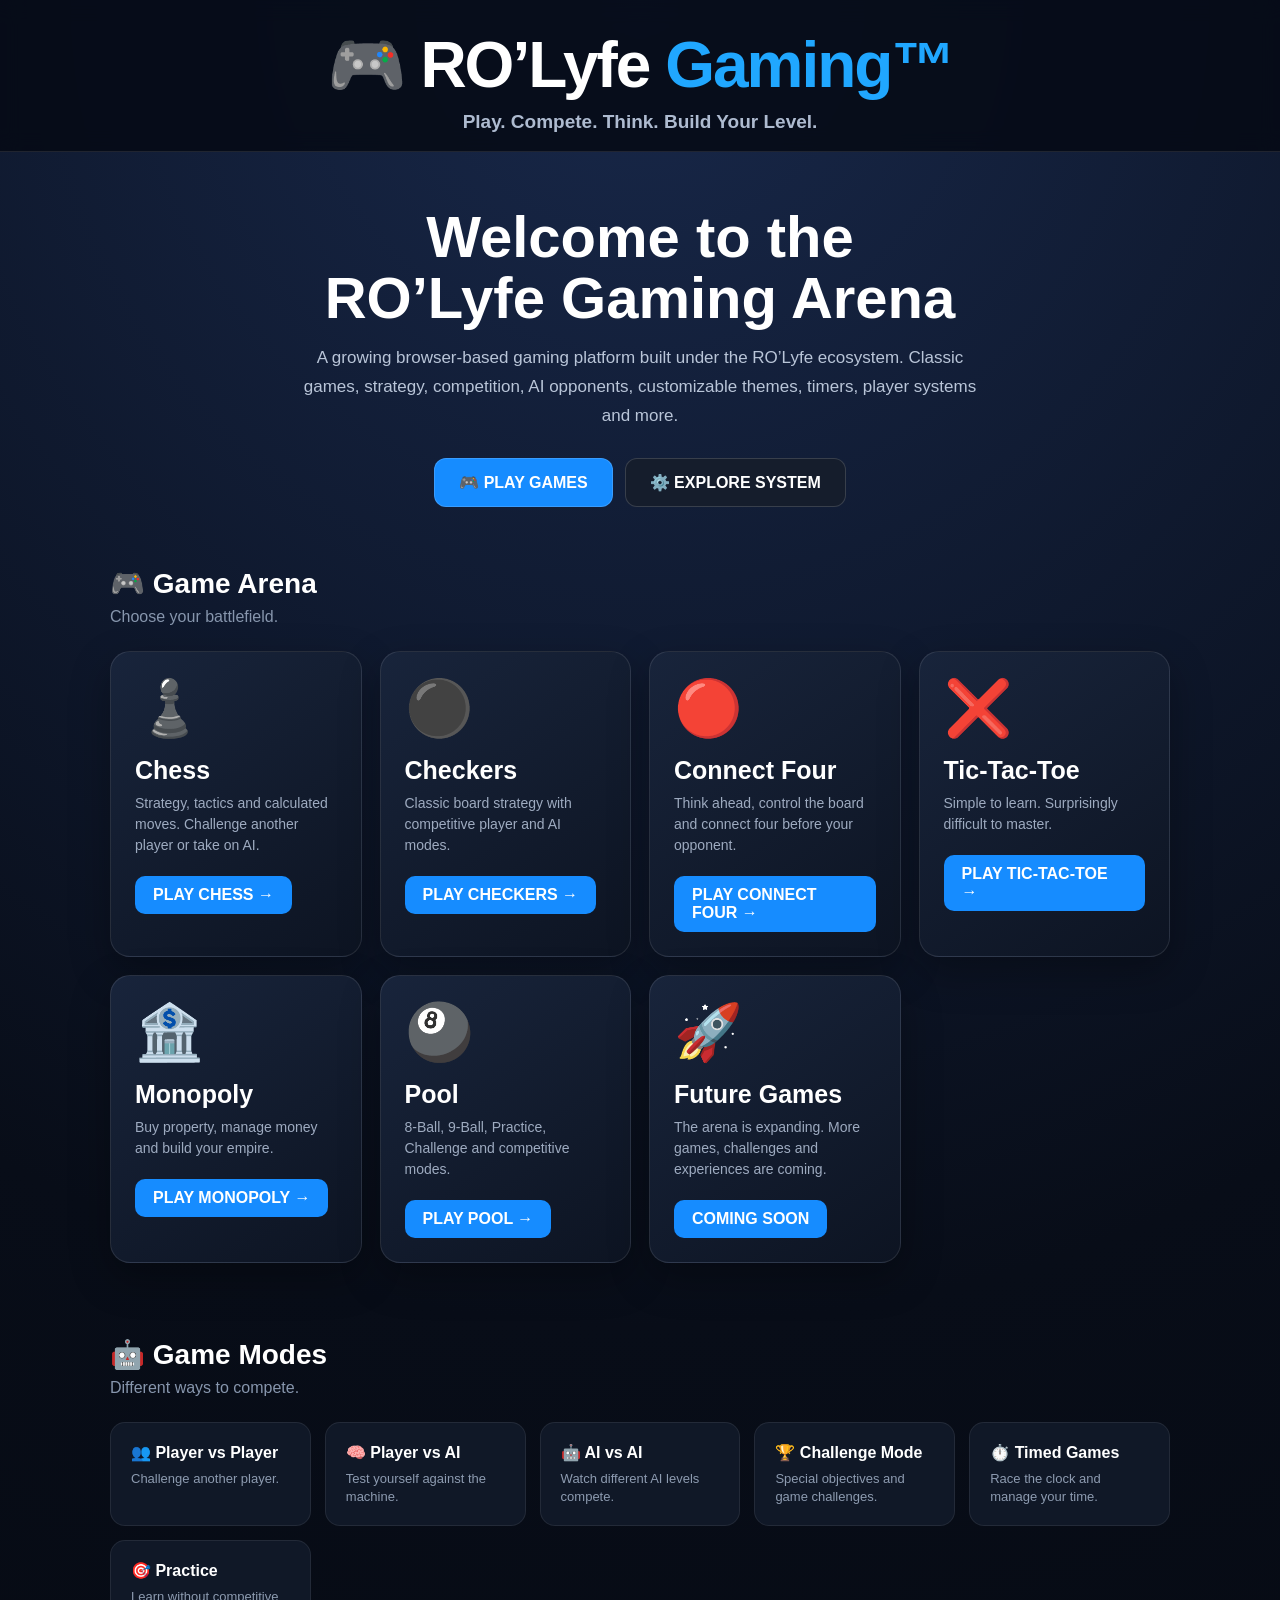
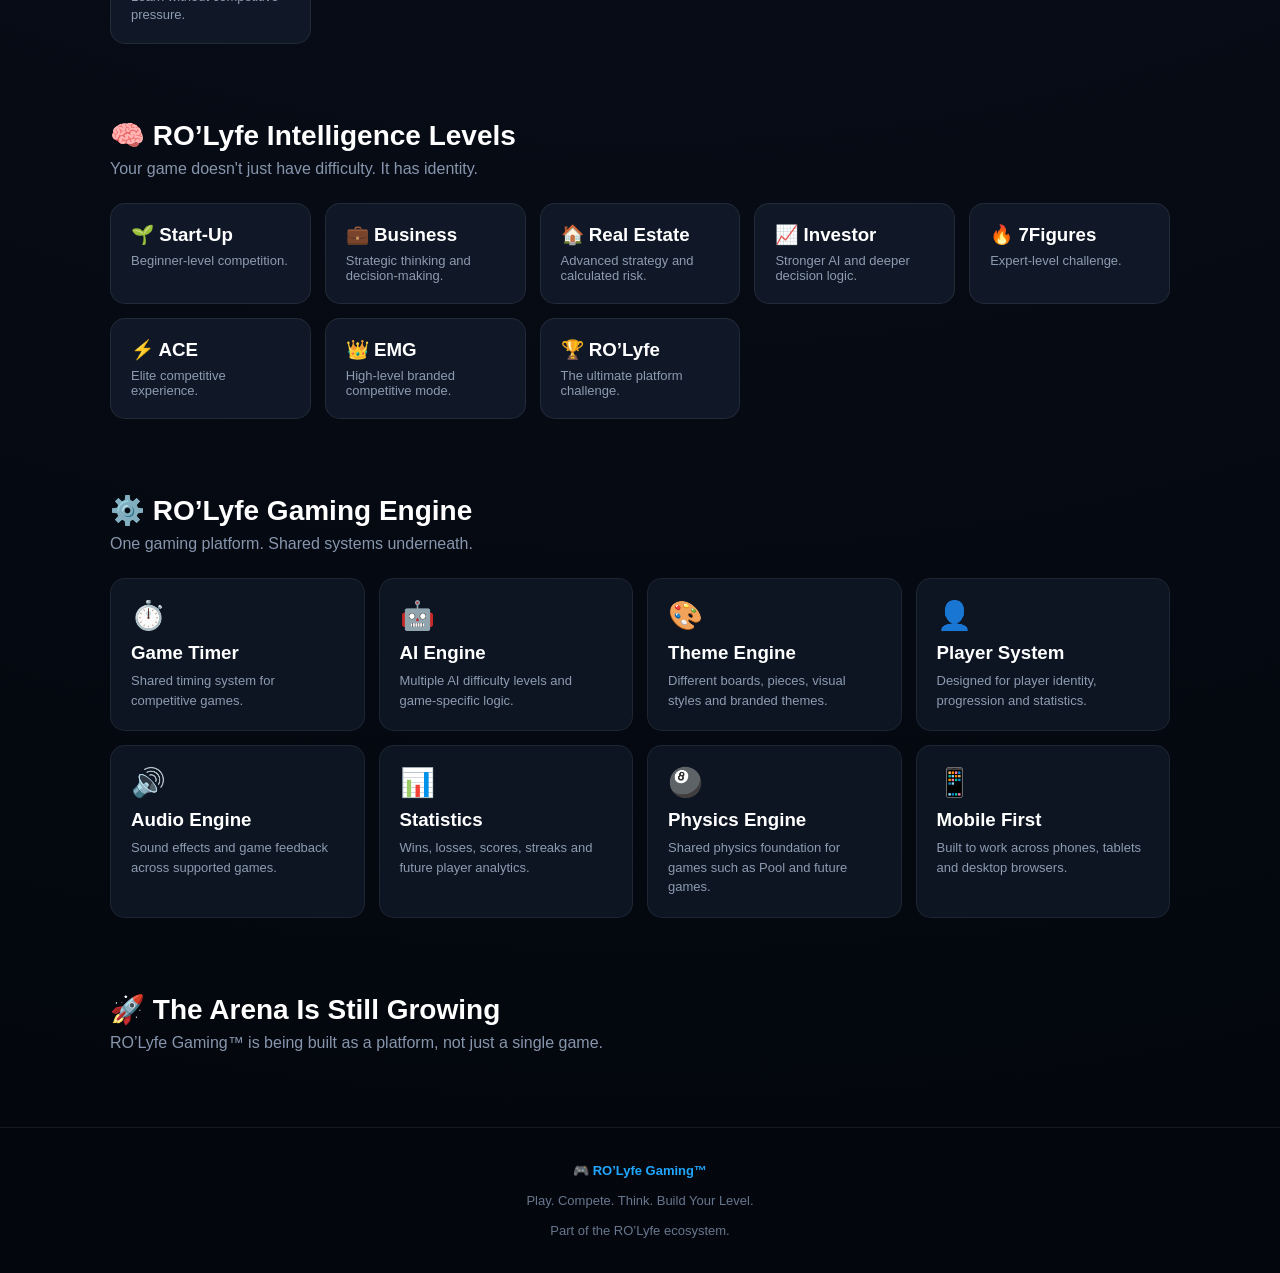
<file: rolyfe-gaming/index.html>
<!DOCTYPE html>
<html lang="en">
<head>
<meta charset="UTF-8">
<meta name="viewport" content="width=device-width, initial-scale=1.0">

<title>RO’Lyfe Gaming™</title>

<meta name="description"
content="RO’Lyfe Gaming™ — Play. Compete. Think. Build Your Level.">

<style>

*{
    box-sizing:border-box;
    margin:0;
    padding:0;
}

html{
    scroll-behavior:smooth;
}

body{
    font-family:Arial,Helvetica,sans-serif;
    background:
        radial-gradient(circle at top,#18284a 0%,#080d18 45%,#03060c 100%);
    color:#fff;
    min-height:100vh;
}

/* =========================
   HEADER
========================= */

.header{
    padding:28px 20px 18px;
    text-align:center;
    border-bottom:1px solid rgba(255,255,255,.1);
    background:rgba(5,10,20,.85);
    backdrop-filter:blur(10px);
    position:sticky;
    top:0;
    z-index:100;
}

.logo{
    font-size:clamp(34px,7vw,64px);
    font-weight:900;
    letter-spacing:-2px;
}

.logo span{
    color:#20a7ff;
}

.tagline{
    margin-top:8px;
    color:#aebbd0;
    font-size:clamp(14px,3vw,19px);
    font-weight:bold;
}

/* =========================
   HERO
========================= */

.hero{
    max-width:1100px;
    margin:auto;
    padding:55px 20px 35px;
    text-align:center;
}

.hero h1{
    font-size:clamp(30px,6vw,58px);
    line-height:1.05;
    margin-bottom:15px;
}

.hero p{
    max-width:700px;
    margin:auto;
    color:#b9c5d8;
    line-height:1.7;
    font-size:17px;
}

.hero-buttons{
    margin-top:28px;
    display:flex;
    justify-content:center;
    gap:12px;
    flex-wrap:wrap;
}

.btn{
    display:inline-block;
    padding:14px 24px;
    border-radius:12px;
    text-decoration:none;
    font-weight:900;
    border:1px solid rgba(255,255,255,.15);
    transition:.2s;
}

.btn-primary{
    background:#168cff;
    color:white;
}

.btn-secondary{
    background:#151d2c;
    color:white;
}

.btn:hover{
    transform:translateY(-2px);
}

/* =========================
   SECTION
========================= */

.section{
    max-width:1100px;
    margin:auto;
    padding:25px 20px 50px;
}

.section-title{
    font-size:28px;
    margin-bottom:8px;
}

.section-subtitle{
    color:#8796ad;
    margin-bottom:25px;
}

/* =========================
   GAME GRID
========================= */

.games-grid{
    display:grid;
    grid-template-columns:repeat(auto-fit,minmax(230px,1fr));
    gap:18px;
}

.game-card{
    position:relative;
    overflow:hidden;
    min-height:230px;
    border-radius:20px;
    padding:24px;
    background:
        linear-gradient(145deg,#18243b,#0d1422);
    border:1px solid rgba(255,255,255,.1);
    box-shadow:0 15px 40px rgba(0,0,0,.3);
    transition:.25s;
}

.game-card:hover{
    transform:translateY(-5px);
    border-color:rgba(32,167,255,.6);
}

.game-icon{
    font-size:55px;
    margin-bottom:15px;
}

.game-card h3{
    font-size:25px;
    margin-bottom:8px;
}

.game-card p{
    color:#9eabc0;
    line-height:1.5;
    font-size:14px;
}

.play-button{
    display:inline-block;
    margin-top:20px;
    padding:10px 18px;
    border-radius:10px;
    background:#168cff;
    color:#fff;
    text-decoration:none;
    font-weight:bold;
}

/* =========================
   MODES
========================= */

.mode-grid{
    display:grid;
    grid-template-columns:repeat(auto-fit,minmax(180px,1fr));
    gap:14px;
}

.mode{
    padding:20px;
    background:#101827;
    border:1px solid rgba(255,255,255,.08);
    border-radius:15px;
}

.mode strong{
    display:block;
    margin-bottom:7px;
}

.mode span{
    color:#8d9bb0;
    font-size:13px;
}

/* =========================
   LEVEL SYSTEM
========================= */

.levels{
    display:grid;
    grid-template-columns:repeat(auto-fit,minmax(180px,1fr));
    gap:14px;
}

.level{
    padding:20px;
    border-radius:15px;
    background:#101827;
    border:1px solid rgba(255,255,255,.08);
}

.level h3{
    margin-bottom:7px;
}

.level p{
    color:#8d9bb0;
    font-size:13px;
}

/* =========================
   FEATURES
========================= */

.features{
    display:grid;
    grid-template-columns:repeat(auto-fit,minmax(210px,1fr));
    gap:14px;
}

.feature{
    padding:20px;
    border-radius:15px;
    background:#0d1523;
    border:1px solid rgba(255,255,255,.07);
}

.feature-icon{
    font-size:28px;
    margin-bottom:10px;
}

.feature h3{
    margin-bottom:7px;
}

.feature p{
    color:#8d9bb0;
    font-size:13px;
    line-height:1.5;
}

/* =========================
   FOOTER
========================= */

footer{
    border-top:1px solid rgba(255,255,255,.08);
    text-align:center;
    padding:35px 20px;
    color:#68778e;
    font-size:13px;
}

.brand{
    color:#20a7ff;
    font-weight:bold;
}

</style>
</head>

<body>

<!-- =========================
     HEADER
========================= -->

<header class="header">

    <div class="logo">
        🎮 RO’Lyfe <span>Gaming™</span>
    </div>

    <div class="tagline">
        Play. Compete. Think. Build Your Level.
    </div>

</header>


<!-- =========================
     HERO
========================= -->

<section class="hero">

    <h1>
        Welcome to the<br>
        RO’Lyfe Gaming Arena
    </h1>

    <p>
        A growing browser-based gaming platform built under
        the RO’Lyfe ecosystem. Classic games, strategy,
        competition, AI opponents, customizable themes,
        timers, player systems and more.
    </p>

    <div class="hero-buttons">

        <a href="#games" class="btn btn-primary">
            🎮 PLAY GAMES
        </a>

        <a href="#features" class="btn btn-secondary">
            ⚙️ EXPLORE SYSTEM
        </a>

    </div>

</section>


<!-- =========================
     GAMES
========================= -->

<section class="section" id="games">

    <h2 class="section-title">
        🎮 Game Arena
    </h2>

    <p class="section-subtitle">
        Choose your battlefield.
    </p>


    <div class="games-grid">


        <!-- CHESS -->

        <div class="game-card">

            <div class="game-icon">♟️</div>

            <h3>Chess</h3>

            <p>
                Strategy, tactics and calculated moves.
                Challenge another player or take on AI.
            </p>

            <a href="games/chess/" class="play-button">
                PLAY CHESS →
            </a>

        </div>


        <!-- CHECKERS -->

        <div class="game-card">

            <div class="game-icon">⚫</div>

            <h3>Checkers</h3>

            <p>
                Classic board strategy with competitive
                player and AI modes.
            </p>

            <a href="games/checkers/" class="play-button">
                PLAY CHECKERS →
            </a>

        </div>


        <!-- CONNECT FOUR -->

        <div class="game-card">

            <div class="game-icon">🔴</div>

            <h3>Connect Four</h3>

            <p>
                Think ahead, control the board and connect
                four before your opponent.
            </p>

            <a href="games/connect-four/" class="play-button">
                PLAY CONNECT FOUR →
            </a>

        </div>


        <!-- TIC TAC TOE -->

        <div class="game-card">

            <div class="game-icon">❌</div>

            <h3>Tic-Tac-Toe</h3>

            <p>
                Simple to learn. Surprisingly difficult
                to master.
            </p>

            <a href="games/tic-tac-toe/" class="play-button">
                PLAY TIC-TAC-TOE →
            </a>

        </div>


        <!-- MONOPOLY -->

        <div class="game-card">

            <div class="game-icon">🏦</div>

            <h3>Monopoly</h3>

            <p>
                Buy property, manage money and build your
                empire.
            </p>

            <a href="games/monopoly/" class="play-button">
                PLAY MONOPOLY →
            </a>

        </div>


        <!-- POOL -->

        <div class="game-card">

            <div class="game-icon">🎱</div>

            <h3>Pool</h3>

            <p>
                8-Ball, 9-Ball, Practice, Challenge and
                competitive modes.
            </p>

            <a href="games/pool/" class="play-button">
                PLAY POOL →
            </a>

        </div>


        <!-- FUTURE -->

        <div class="game-card">

            <div class="game-icon">🚀</div>

            <h3>Future Games</h3>

            <p>
                The arena is expanding. More games,
                challenges and experiences are coming.
            </p>

            <a href="#future" class="play-button">
                COMING SOON
            </a>

        </div>

    </div>

</section>


<!-- =========================
     GAME MODES
========================= -->

<section class="section">

    <h2 class="section-title">
        🤖 Game Modes
    </h2>

    <p class="section-subtitle">
        Different ways to compete.
    </p>

    <div class="mode-grid">

        <div class="mode">
            <strong>👥 Player vs Player</strong>
            <span>Challenge another player.</span>
        </div>

        <div class="mode">
            <strong>🧠 Player vs AI</strong>
            <span>Test yourself against the machine.</span>
        </div>

        <div class="mode">
            <strong>🤖 AI vs AI</strong>
            <span>Watch different AI levels compete.</span>
        </div>

        <div class="mode">
            <strong>🏆 Challenge Mode</strong>
            <span>Special objectives and game challenges.</span>
        </div>

        <div class="mode">
            <strong>⏱️ Timed Games</strong>
            <span>Race the clock and manage your time.</span>
        </div>

        <div class="mode">
            <strong>🎯 Practice</strong>
            <span>Learn without competitive pressure.</span>
        </div>

    </div>

</section>


<!-- =========================
     LEVEL SYSTEM
========================= -->

<section class="section">

    <h2 class="section-title">
        🧠 RO’Lyfe Intelligence Levels
    </h2>

    <p class="section-subtitle">
        Your game doesn't just have difficulty. It has identity.
    </p>


    <div class="levels">

        <div class="level">
            <h3>🌱 Start-Up</h3>
            <p>Beginner-level competition.</p>
        </div>

        <div class="level">
            <h3>💼 Business</h3>
            <p>Strategic thinking and decision-making.</p>
        </div>

        <div class="level">
            <h3>🏠 Real Estate</h3>
            <p>Advanced strategy and calculated risk.</p>
        </div>

        <div class="level">
            <h3>📈 Investor</h3>
            <p>Stronger AI and deeper decision logic.</p>
        </div>

        <div class="level">
            <h3>🔥 7Figures</h3>
            <p>Expert-level challenge.</p>
        </div>

        <div class="level">
            <h3>⚡ ACE</h3>
            <p>Elite competitive experience.</p>
        </div>

        <div class="level">
            <h3>👑 EMG</h3>
            <p>High-level branded competitive mode.</p>
        </div>

        <div class="level">
            <h3>🏆 RO’Lyfe</h3>
            <p>The ultimate platform challenge.</p>
        </div>

    </div>

</section>


<!-- =========================
     FEATURES
========================= -->

<section class="section" id="features">

    <h2 class="section-title">
        ⚙️ RO’Lyfe Gaming Engine
    </h2>

    <p class="section-subtitle">
        One gaming platform. Shared systems underneath.
    </p>


    <div class="features">

        <div class="feature">
            <div class="feature-icon">⏱️</div>
            <h3>Game Timer</h3>
            <p>
                Shared timing system for competitive games.
            </p>
        </div>

        <div class="feature">
            <div class="feature-icon">🤖</div>
            <h3>AI Engine</h3>
            <p>
                Multiple AI difficulty levels and game-specific logic.
            </p>
        </div>

        <div class="feature">
            <div class="feature-icon">🎨</div>
            <h3>Theme Engine</h3>
            <p>
                Different boards, pieces, visual styles and branded themes.
            </p>
        </div>

        <div class="feature">
            <div class="feature-icon">👤</div>
            <h3>Player System</h3>
            <p>
                Designed for player identity, progression and statistics.
            </p>
        </div>

        <div class="feature">
            <div class="feature-icon">🔊</div>
            <h3>Audio Engine</h3>
            <p>
                Sound effects and game feedback across supported games.
            </p>
        </div>

        <div class="feature">
            <div class="feature-icon">📊</div>
            <h3>Statistics</h3>
            <p>
                Wins, losses, scores, streaks and future player analytics.
            </p>
        </div>

        <div class="feature">
            <div class="feature-icon">🎱</div>
            <h3>Physics Engine</h3>
            <p>
                Shared physics foundation for games such as Pool and future games.
            </p>
        </div>

        <div class="feature">
            <div class="feature-icon">📱</div>
            <h3>Mobile First</h3>
            <p>
                Built to work across phones, tablets and desktop browsers.
            </p>
        </div>

    </div>

</section>


<!-- =========================
     FUTURE
========================= -->

<section class="section" id="future">

    <h2 class="section-title">
        🚀 The Arena Is Still Growing
    </h2>

    <p class="section-subtitle">
        RO’Lyfe Gaming™ is being built as a platform,
        not just a single game.
    </p>

</section>


<!-- =========================
     FOOTER
========================= -->

<footer>

    <div>
        🎮 <span class="brand">RO’Lyfe Gaming™</span>
    </div>

    <br>

    Play. Compete. Think. Build Your Level.

    <br><br>

    Part of the RO’Lyfe ecosystem.

</footer>

</body>
  </html>
</file>
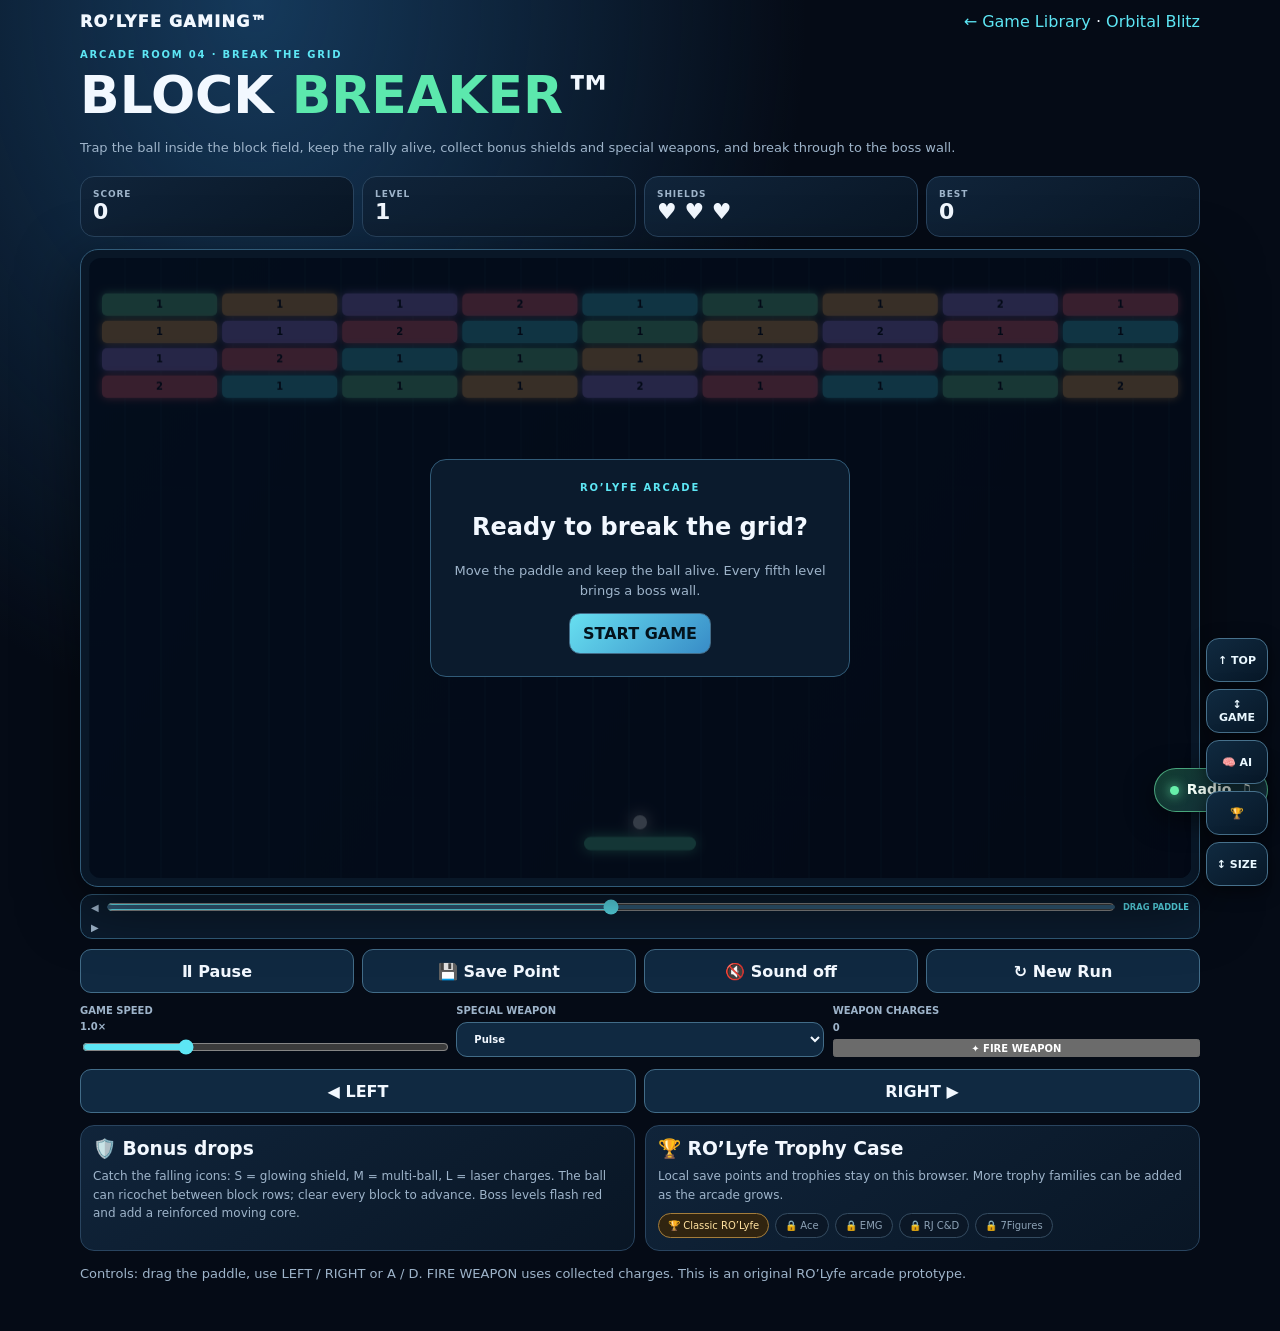
<file: games/block-breaker/index.html>
<!doctype html>
<html lang="en"><head><meta charset="utf-8"><meta name="viewport" content="width=device-width,initial-scale=1,viewport-fit=cover"><meta name="theme-color" content="#07101d"><title>RO’Lyfe Block Breaker™</title>
<style>
:root{color-scheme:dark;--bg:#050b16;--panel:#0b192b;--line:#29445f;--text:#f2f8ff;--muted:#9eb4ca;--cyan:#5de6f4;--green:#5ce8ad;--amber:#ffc66d;--red:#ff647c}
*{box-sizing:border-box}html,body{margin:0;min-height:100%;background:var(--bg);color:var(--text);font-family:Inter,system-ui,sans-serif}body{background:radial-gradient(ellipse at 20% 0%,#15395b,transparent 38%),#050b16;overflow-x:hidden}button,select,input{font:inherit;touch-action:manipulation}.shell{width:min(1120px,calc(100% - 20px));margin:auto;padding:12px 0 42px}.top{display:flex;justify-content:space-between;align-items:center;gap:10px;flex-wrap:wrap}.top a{color:var(--cyan);text-decoration:none}.brand{font-weight:950;letter-spacing:.08em;color:var(--text)!important}.hero{margin:18px 0}.eyebrow{font-size:10px;letter-spacing:.18em;color:var(--cyan);font-weight:900}.hero h1{font-size:clamp(30px,6vw,52px);margin:5px 0}.hero p,.note{color:var(--muted);font-size:13px;line-height:1.55}.stats{display:grid;grid-template-columns:repeat(4,1fr);gap:8px;margin:12px 0}.stat,.panel{background:linear-gradient(145deg,#10243a,#091625);border:1px solid var(--line);border-radius:14px;padding:12px}.stat small{display:block;color:var(--muted);font-size:9px;font-weight:900;letter-spacing:.1em}.stat b{font-size:22px}.stage{position:relative;border:1px solid #315b78;background:#091727;border-radius:18px;padding:8px;box-shadow:0 18px 60px #0008}canvas{display:block;width:100%;height:clamp(380px,68svh,720px);border-radius:12px;background:#040b16;touch-action:none;overscroll-behavior:contain}.touch-track{display:grid;grid-template-columns:auto 1fr auto;align-items:center;gap:8px;margin:7px 0;padding:5px 10px;border:1px solid #315b78;border-radius:12px;background:#0b1b2d;color:var(--muted);font-size:10px;font-weight:900}.touch-track input{width:100%;height:14px;margin:0;accent-color:var(--cyan);touch-action:pan-y;cursor:ew-resize}.touch-track input::-webkit-slider-runnable-track{height:4px;border-radius:99px;background:#315b78}.touch-track input::-webkit-slider-thumb{-webkit-appearance:none;width:17px;height:17px;margin-top:-6px;border-radius:50%;background:var(--cyan);border:2px solid #e9fbff}.touch-track input::-moz-range-track{height:4px;border-radius:99px;background:#315b78}.touch-track input::-moz-range-thumb{width:14px;height:14px;border-radius:50%;background:var(--cyan);border:2px solid #e9fbff}.touch-track small{color:var(--cyan)}.overlay{position:absolute;inset:8px;display:grid;place-items:center;text-align:center;padding:18px;background:#030916c9;border-radius:12px}.overlay[hidden]{display:none}.overlay>div{max-width:420px;background:#0b1b2d;border:1px solid #315b78;border-radius:16px;padding:22px}.overlay p{color:var(--muted);font-size:13px;line-height:1.5}.btn,.toolbar button,.controls button,.settings select{border:1px solid #426c88;border-radius:11px;padding:10px 13px;background:#102941;color:var(--text);font-weight:850}.btn.primary{background:linear-gradient(135deg,#67dff0,#388cc7);color:#03121b}.toolbar,.controls{display:flex;gap:8px;flex-wrap:wrap;margin:10px 0}.toolbar button,.controls button{flex:1;min-height:44px}.settings{display:grid;grid-template-columns:repeat(3,1fr);gap:9px;margin:12px 0}.settings label{display:grid;gap:5px;color:var(--muted);font-size:10px;font-weight:900}.settings select,.settings input{width:100%}.settings input{accent-color:var(--cyan)}.lower{display:grid;grid-template-columns:1fr 1fr;gap:10px;margin-top:12px}.panel h3{margin:0 0 7px}.panel p{color:var(--muted);font-size:12px;line-height:1.55;margin:0}.trophies{display:flex;gap:6px;flex-wrap:wrap;margin-top:9px}.trophy{padding:6px 9px;border-radius:99px;border:1px solid #344b60;background:#0b1726;color:#8da2b6;font-size:10px}.trophy.unlocked{color:#ffe2a0;border-color:#a47d3b;background:#302410}.flash{position:fixed;inset:0;pointer-events:none;background:#ff001d;opacity:0;z-index:999;transition:opacity .15s}.flash.on{opacity:.18}
@media(max-width:650px){.settings{grid-template-columns:1fr 1fr}.lower{grid-template-columns:1fr}.stats{gap:5px}.stat{padding:8px}.stat b{font-size:18px}}
@media(max-height:480px) and (orientation:landscape){canvas{height:66svh}.hero{margin:7px 0}.shell{padding-top:5px}.stats{margin:6px 0}}
</style><link rel="stylesheet" href="../../shared/landscape-playfield.css?v=20261119-1">
</head><body><div class="flash" id="bossFlash"></div><div class="shell">
<header class="top"><a class="brand" href="../../">RO’LYFE GAMING™</a><nav><a href="../../">← Game Library</a> · <a href="../orbital-blitz/">Orbital Blitz</a></nav></header>
<section class="hero"><div class="eyebrow">ARCADE ROOM 04 · BREAK THE GRID</div><h1>BLOCK <span style="color:var(--green)">BREAKER</span>™</h1><p>Trap the ball inside the block field, keep the rally alive, collect bonus shields and special weapons, and break through to the boss wall.</p></section>
<section class="stats"><div class="stat"><small>SCORE</small><b id="score">0</b></div><div class="stat"><small>LEVEL</small><b id="level">1</b></div><div class="stat"><small>SHIELDS</small><b id="lives">♥ ♥ ♥</b></div><div class="stat"><small>BEST</small><b id="best">0</b></div></section>
<section class="stage"><canvas id="game" aria-label="Block Breaker arcade game"></canvas><div class="overlay" id="overlay"><div><div class="eyebrow">RO’LYFE ARCADE</div><h2 id="overlayTitle">Ready to break the grid?</h2><p id="overlayText">Move the paddle, keep the ball bouncing through the blocks, collect shields and weapons, and reach the boss wall every fifth level.</p><button class="btn primary" id="startBtn">START GAME</button></div></div></section>
<div class="touch-track" aria-label="Touch paddle position"><span>◀</span><input id="paddleTouch" type="range" min="0" max="1000" value="500" aria-label="Slide to move paddle"><small>DRAG PADDLE</small><span>▶</span></div>
<div class="toolbar"><button id="pauseBtn">Ⅱ Pause</button><button id="saveBtn">💾 Save Point</button><button id="continueBtn" hidden>▶ Continue Saved Run</button><button id="soundBtn">🔇 Sound off</button><button id="restartBtn">↻ New Run</button></div>
<div class="settings"><label>GAME SPEED <span id="speedLabel">1.0×</span><input id="speed" type="range" min=".7" max="1.8" step=".1" value="1"></label><label>SPECIAL WEAPON<select id="weapon"><option value="pulse">Pulse</option><option value="laser">Laser</option><option value="plasma">Plasma</option></select></label><label>WEAPON CHARGES <b id="charges">0</b><button id="fireWeapon">✦ FIRE WEAPON</button></label></div>
<div class="controls"><button id="left">◀ LEFT</button><button id="right">RIGHT ▶</button></div>
<section class="lower"><article class="panel"><h3>🛡️ Bonus drops</h3><p>Catch the falling icons: S = glowing shield, M = multi-ball, L = laser charges. The ball can ricochet between block rows; clear every block to advance. Boss levels flash red and add a reinforced moving core.</p></article><article class="panel"><h3>🏆 RO’Lyfe Trophy Case</h3><p>Local save points and trophies stay on this browser. More trophy families can be added as the arcade grows.</p><div class="trophies" id="trophies"></div></article></section>
<p class="note">Controls: drag the paddle, use LEFT / RIGHT or A / D. FIRE WEAPON uses collected charges. This is an original RO’Lyfe arcade prototype.</p>
</div>
<script>
(function(){
"use strict";
const $=id=>document.getElementById(id),canvas=$("game"),ctx=canvas.getContext("2d");
const saveKey="rolyfe_block_breaker_save_v1",trophyKey="rolyfe_arcade_trophies_v1",bestKey="rolyfe_block_breaker_best_v1";
let w=0,h=0,dpr=1,raf=0,last=0,active=false,paused=false,over=false,sound=false,audio=null,pointerDown=false,pointerId=null;
let score=0,level=1,lives=3,best=0,balls=[],bricks=[],drops=[],particles=[],paddle={x:0,y:0,w:112,h:13},keys={},speed=1,weapon="pulse",charges=0,shield=0,laserUntil=0,boss=null;
let trophies={};
try{best=Number(localStorage.getItem(bestKey)||0)||0;trophies=JSON.parse(localStorage.getItem(trophyKey)||"{}")}catch(e){}
const trophyNames=["Classic RO’Lyfe","Ace","EMG","RJ C&D","7Figures"];
function clamp(v,a,b){return Math.max(a,Math.min(b,v))}
function beep(f=520,d=.06){if(!sound)return;try{audio=audio||new(window.AudioContext||window.webkitAudioContext)();const o=audio.createOscillator(),g=audio.createGain();o.frequency.value=f;g.gain.setValueAtTime(.04,audio.currentTime);g.gain.exponentialRampToValueAtTime(.001,audio.currentTime+d);o.connect(g);g.connect(audio.destination);o.start();o.stop(audio.currentTime+d)}catch(e){}}
function resize(){const r=canvas.getBoundingClientRect();dpr=Math.min(2,devicePixelRatio||1);canvas.width=Math.max(1,r.width*dpr);canvas.height=Math.max(1,r.height*dpr);ctx.setTransform(dpr,0,0,dpr,0,0);w=r.width;h=r.height;paddle.y=h-34;paddle.x=clamp(paddle.x||w/2,paddle.w/2,w-paddle.w/2);if(!balls.length)balls=[{x:w/2,y:h-55,vx:150,vy:-230,r:7}];draw()}
function award(name){if(trophies[name])return;trophies[name]=true;try{localStorage.setItem(trophyKey,JSON.stringify(trophies))}catch(e){}renderTrophies();beep(940,.18)}
function renderTrophies(){ $("trophies").replaceChildren();trophyNames.forEach(n=>{const b=document.createElement("span");b.className="trophy"+(trophies[n]?" unlocked":"");b.textContent=(trophies[n]?"🏆 ":"🔒 ")+n;$("trophies").appendChild(b)})}
function hud(){$("score").textContent=score;$("level").textContent=level;$("lives").textContent="♥ ".repeat(Math.max(0,lives))||"—";$("best").textContent=best;$("charges").textContent=charges;$("speedLabel").textContent=Number(speed).toFixed(1)+"×"}
function makeLevel(){bricks=[];drops=[];boss=null;const cols=9,rows=level%5===0?4:Math.min(8,4+Math.floor(level/2)),gap=5,pad=13,bw=(w-pad*2-gap*(cols-1))/cols,bh=level%5===0?30:22,top=35;
for(let r=0;r<rows;r++)for(let c=0;c<cols;c++){const hp=level%5===0?2+(r%2):1+((r+c+level)%4===0?1:0);bricks.push({x:pad+c*(bw+gap),y:top+r*(bh+gap),w:bw,h:bh,hp,max:hp,color:["#42d7ed","#67e4ad","#ffbe66","#aa91ff","#ff708b"][(r+c+level)%5],boss:false})}
if(level%5===0){boss={x:w/2-95,y:top+rows*(bh+gap)+18,w:190,h:34,hp:18+level*2,max:18+level*2,vx:75+level*3};bricks.push(boss);$("bossFlash").classList.add("on");setTimeout(()=>$("bossFlash").classList.remove("on"),320);$("overlayText").textContent="BOSS LEVEL! The red core is reinforced. Break its armor and clear the field."}
balls=[{x:w/2,y:h-55,vx:(Math.random()>.5?1:-1)*155,vy:-245,r:7}];award("Classic RO’Lyfe");hud()}
function reset(){score=0;level=1;lives=3;charges=0;shield=0;speed=Number($("speed").value);paddle.x=w/2;active=false;paused=false;over=false;particles=[];makeLevel();overlay(true,"Ready to break the grid?","Move the paddle and keep the ball alive. Every fifth level brings a boss wall.","START GAME");hud()}
function overlay(show,title,msg,button){$("overlay").hidden=!show;$("overlayTitle").textContent=title;$("overlayText").textContent=msg;$("startBtn").textContent=button}
function start(){if(over)reset();active=true;paused=false;over=false;overlay(false,"","", "START");last=performance.now();cancelAnimationFrame(raf);raf=requestAnimationFrame(loop)}
function save(){const data={score,level,lives,charges,trophies};try{localStorage.setItem(saveKey,JSON.stringify(data));window.ROLYFE_ARCADE_PROFILE?.savePoint("block-breaker",data);$("continueBtn").hidden=false;$("overlayText").textContent="Save point stored on this device. Continue from this level next time.";$("saveBtn").textContent="✓ Saved";setTimeout(()=>$("saveBtn").textContent="💾 Save Point",1200)}catch(e){}}
function loadSave(){try{const d=JSON.parse(localStorage.getItem(saveKey)||"null");if(!d)return false;score=d.score||0;level=Math.max(1,d.level||1);lives=Math.max(1,d.lives||3);charges=d.charges||0;trophies=d.trophies||trophies;makeLevel();return true}catch(e){return false}}
function finish(){active=false;over=true;if(score>best){best=score;try{localStorage.setItem(bestKey,String(best))}catch(e){}}hud();overlay(true,"Run complete","Score "+score+" · Best "+best+". Your trophies and save point remain on this device.","PLAY AGAIN")}
function drop(x,y){if(Math.random()>.18)return;const kind=["shield","multi","laser"][Math.floor(Math.random()*3)];drops.push({x,y,vy:90,kind,r:10})}
function hitBrick(b){b.hp--;score+=10;if(b.hp<=0){const i=bricks.indexOf(b);if(i>=0)bricks.splice(i,1);drop(b.x+b.w/2,b.y+b.h/2);for(let k=0;k<7;k++)particles.push({x:b.x+b.w/2,y:b.y+b.h/2,vx:(Math.random()-.5)*150,vy:(Math.random()-.5)*150,life:.4,color:b.color})}else{b.flash=.12}if(b.boss&&b.hp<=0){score+=500;award("RJ C&D")}if(score>=500)award("Ace");if(level>=3)award("EMG");if(level>=5)award("7Figures");hud()}
function update(dt,now){const dir=(keys.right?1:0)-(keys.left?1:0);paddle.x+=dir*440*dt;paddle.x=clamp(paddle.x,paddle.w/2,w-paddle.w/2);if(boss){boss.x+=boss.vx*dt;if(boss.x<12||boss.x+boss.w>w-12)boss.vx*=-1}
for(const b of balls){b.x+=b.vx*dt*speed;b.y+=b.vy*dt*speed;if(b.x<b.r||b.x>w-b.r){b.vx*=-1;b.x=clamp(b.x,b.r,w-b.r)}if(b.y<b.r){b.vy=Math.abs(b.vy)}if(b.y>h+25){balls.splice(balls.indexOf(b),1);break}
if(b.vy>0&&b.y+b.r>=paddle.y-paddle.h/2&&b.y-b.r<=paddle.y+paddle.h/2&&b.x>=paddle.x-paddle.w/2&&b.x<=paddle.x+paddle.w/2){const off=(b.x-paddle.x)/(paddle.w/2);b.vy=-Math.abs(b.vy);b.vx=off*330;beep(420)}
for(let i=bricks.length-1;i>=0;i--){const q=bricks[i];if(b.x+b.r>q.x&&b.x-b.r<q.x+q.w&&b.y+b.r>q.y&&b.y-b.r<q.y+q.h){const ox=Math.min(Math.abs((b.x+b.r)-q.x),Math.abs((b.x-b.r)-(q.x+q.w))),oy=Math.min(Math.abs((b.y+b.r)-q.y),Math.abs((b.y-b.r)-(q.y+q.h)));if(ox<oy)b.vx*=-1;else b.vy*=-1;hitBrick(q);break}}
}
for(const d of drops){d.y+=d.vy*dt;if(d.y>paddle.y-8&&d.y<paddle.y+20&&Math.abs(d.x-paddle.x)<paddle.w/2){if(d.kind==="shield"){shield=7;award("EMG")}if(d.kind==="multi"){balls.push(...balls.slice(0,Math.min(2,balls.length)).map(b=>({...b,vx:-b.vx+50,vy:b.vy})));}if(d.kind==="laser")charges+=5;beep(900)}}
drops=drops.filter(d=>d.y<h+20&&!(d.y>paddle.y-8&&d.y<paddle.y+20&&Math.abs(d.x-paddle.x)<paddle.w/2));
particles.forEach(p=>{p.x+=p.vx*dt;p.y+=p.vy*dt;p.life-=dt});particles=particles.filter(p=>p.life>0);
if(!balls.length){if(shield>0){shield--;balls=[{x:paddle.x,y:paddle.y-20,vx:150,vy:-250,r:7}]}else{lives--;if(lives<=0){finish();return}balls=[{x:paddle.x,y:paddle.y-20,vx:150,vy:-250,r:7}]}}
if(!bricks.length){level++;if(level%5===0&&lives<5){lives++;beep(1120,.16)}if(level%5===0){$("bossFlash").classList.add("on");setTimeout(()=>$("bossFlash").classList.remove("on"),260)}makeLevel()}
hud()}
function fire(){if(charges<=0||!active||paused)return;charges--;const color=weapon==="laser"?"#73f5ff":weapon==="plasma"?"#ff9a62":"#a4a5ff";for(let i=0;i<3;i++)particles.push({x:paddle.x+(i-1)*18,y:paddle.y-20,vx:(i-1)*15,vy:-240,life:.5,color});const target=bricks[0];if(target)hitBrick(target);hud()}
function draw(){if(!w||!h)return;ctx.clearRect(0,0,w,h);const bg=ctx.createLinearGradient(0,0,w,h);bg.addColorStop(0,"#071d34");bg.addColorStop(1,"#040b16");ctx.fillStyle=bg;ctx.fillRect(0,0,w,h);ctx.strokeStyle="#43d9ef22";for(let x=0;x<w;x+=36){ctx.beginPath();ctx.moveTo(x,0);ctx.lineTo(x,h);ctx.stroke()}
for(const q of bricks){ctx.save();ctx.shadowColor=q.color;ctx.shadowBlur=q.boss?20:8;ctx.fillStyle=q.color;ctx.globalAlpha=q.hp/q.max;ctx.beginPath();ctx.roundRect(q.x,q.y,q.w,q.h,5);ctx.fill();ctx.globalAlpha=1;ctx.fillStyle="#07101d";ctx.font="bold 10px system-ui";ctx.textAlign="center";ctx.fillText(q.hp,q.x+q.w/2,q.y+q.h/2+3);ctx.restore()}
for(const d of drops){ctx.fillStyle=d.kind==="shield"?"#62e6ef":d.kind==="multi"?"#ffce68":"#b69aff";ctx.beginPath();ctx.arc(d.x,d.y,d.r,0,Math.PI*2);ctx.fill();ctx.fillStyle="#07101d";ctx.font="bold 10px system-ui";ctx.textAlign="center";ctx.fillText(d.kind[0].toUpperCase(),d.x,d.y+3)}
ctx.save();ctx.shadowColor=shield?"#66eaff":"#53e6ad";ctx.shadowBlur=shield?26:13;ctx.fillStyle=shield?"#62e6ef":"#55dfae";ctx.beginPath();ctx.roundRect(paddle.x-paddle.w/2,paddle.y-paddle.h/2,paddle.w,paddle.h,7);ctx.fill();ctx.restore();
for(const b of balls){ctx.save();ctx.shadowColor="#fff";ctx.shadowBlur=15;ctx.fillStyle="#f4fdff";ctx.beginPath();ctx.arc(b.x,b.y,b.r,0,Math.PI*2);ctx.fill();ctx.restore()}
for(const p of particles){ctx.globalAlpha=Math.min(1,p.life*2);ctx.fillStyle=p.color;ctx.fillRect(p.x,p.y,3,3)}ctx.globalAlpha=1;
if(level%5===0){ctx.fillStyle="#ff5168";ctx.font="900 12px system-ui";ctx.textAlign="center";ctx.fillText("⚠ BOSS CORE",w/2,20)}}
function loop(now){if(!active||paused)return;const dt=Math.min(.03,(now-last)/1000||0);last=now;update(dt*(window.ROLYFE_ARCADE_PROFILE?.getSpeed?.()||1),now);draw();if(active&&!paused)raf=requestAnimationFrame(loop)}
function steer(e){const r=canvas.getBoundingClientRect();paddle.x=clamp(e.clientX-r.left,paddle.w/2,w-paddle.w/2)}
canvas.addEventListener("pointerdown",e=>{if(!active||paused)return;e.preventDefault();pointerDown=true;pointerId=e.pointerId;canvas.setPointerCapture(e.pointerId);steer(e)});canvas.addEventListener("pointermove",e=>{if(!pointerDown||e.pointerId!==pointerId)return;e.preventDefault();steer(e)});["pointerup","pointercancel","lostpointercapture"].forEach(ev=>canvas.addEventListener(ev,e=>{if(pointerId===e.pointerId){pointerDown=false;pointerId=null}}));$("paddleTouch").addEventListener("input",e=>{paddle.x=clamp(Number(e.target.value)/1000*w,paddle.w/2,w-paddle.w/2)});
window.addEventListener("keydown",e=>{if(e.key==="ArrowLeft"||e.key.toLowerCase()==="a")keys.left=true;if(e.key==="ArrowRight"||e.key.toLowerCase()==="d")keys.right=true;if(e.code==="Space")fire()});window.addEventListener("keyup",e=>{if(e.key==="ArrowLeft"||e.key.toLowerCase()==="a")keys.left=false;if(e.key==="ArrowRight"||e.key.toLowerCase()==="d")keys.right=false});
$("left").addEventListener("pointerdown",()=>keys.left=true);$("right").addEventListener("pointerdown",()=>keys.right=true);["left","right"].forEach(id=>$(id).addEventListener("pointerup",()=>keys[id]=false));$("fireWeapon").addEventListener("click",fire);
$("startBtn").addEventListener("click",()=>{if(over)reset();active=true;paused=false;overlay(false,"","","");last=performance.now();raf=requestAnimationFrame(loop)});$("pauseBtn").addEventListener("click",()=>{if(!active)return;paused=!paused;$("pauseBtn").textContent=paused?"▶ Resume":"Ⅱ Pause";if(!paused){last=performance.now();raf=requestAnimationFrame(loop)}});$("restartBtn").addEventListener("click",reset);$("saveBtn").addEventListener("click",save);$("continueBtn").addEventListener("click",()=>{if(loadSave()){active=true;paused=false;over=false;overlay(false,"","","");last=performance.now();raf=requestAnimationFrame(loop);renderTrophies();hud()}});$("speed").addEventListener("input",()=>{speed=Number($("speed").value);hud()});$("weapon").addEventListener("change",()=>weapon=$("weapon").value);$("soundBtn").addEventListener("click",()=>{sound=!sound;$("soundBtn").textContent=sound?"🔊 Sound on":"🔇 Sound off"});
window.addEventListener("resize",resize);resize();renderTrophies();hud();reset();try{$("continueBtn").hidden=!localStorage.getItem(saveKey)}catch(e){}
})();
</script><script src="../../shared/arcade-controls.js"></script><script src="../../shared/radio-player.js"></script>
<script src="https://rolrichman.github.io/rolyfe-personal-trading-desk/shared/rolyfe-global-tools.js?v=20261115-5" defer></script>
</body></html>
</file>
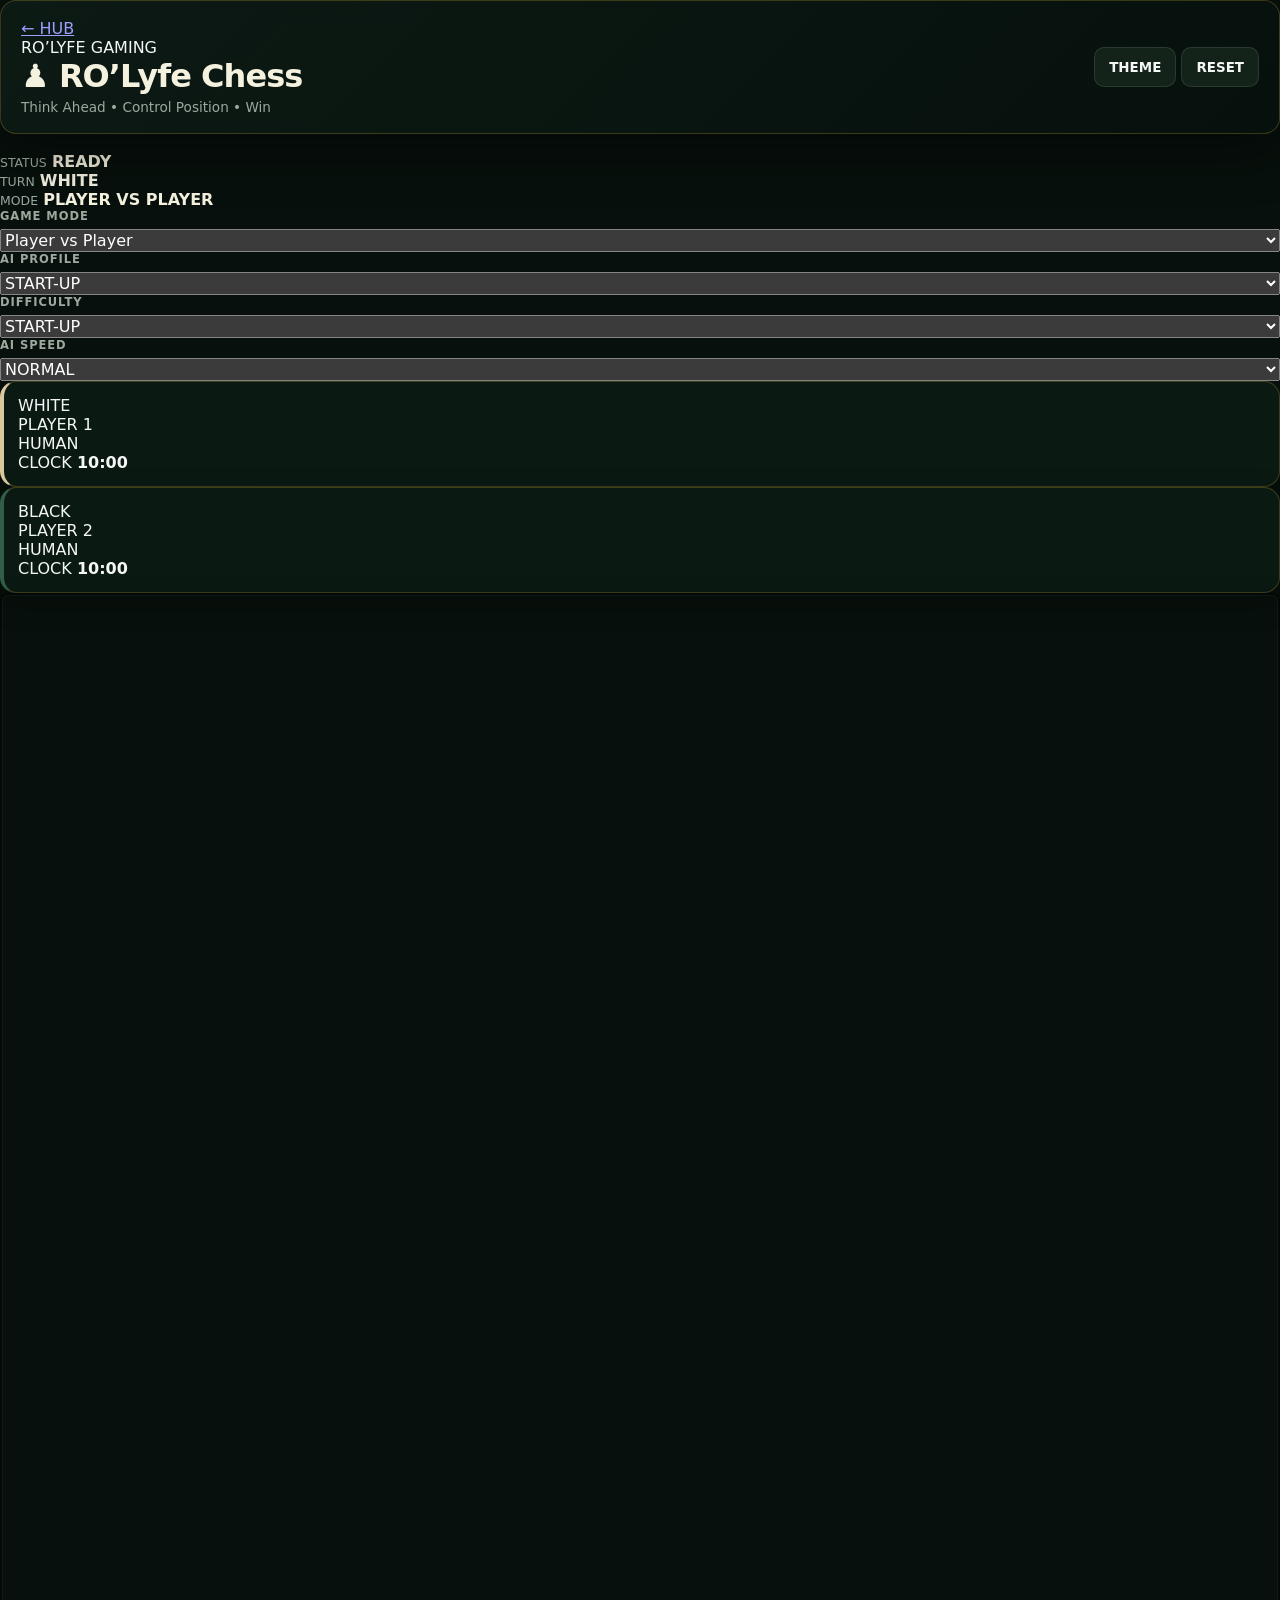
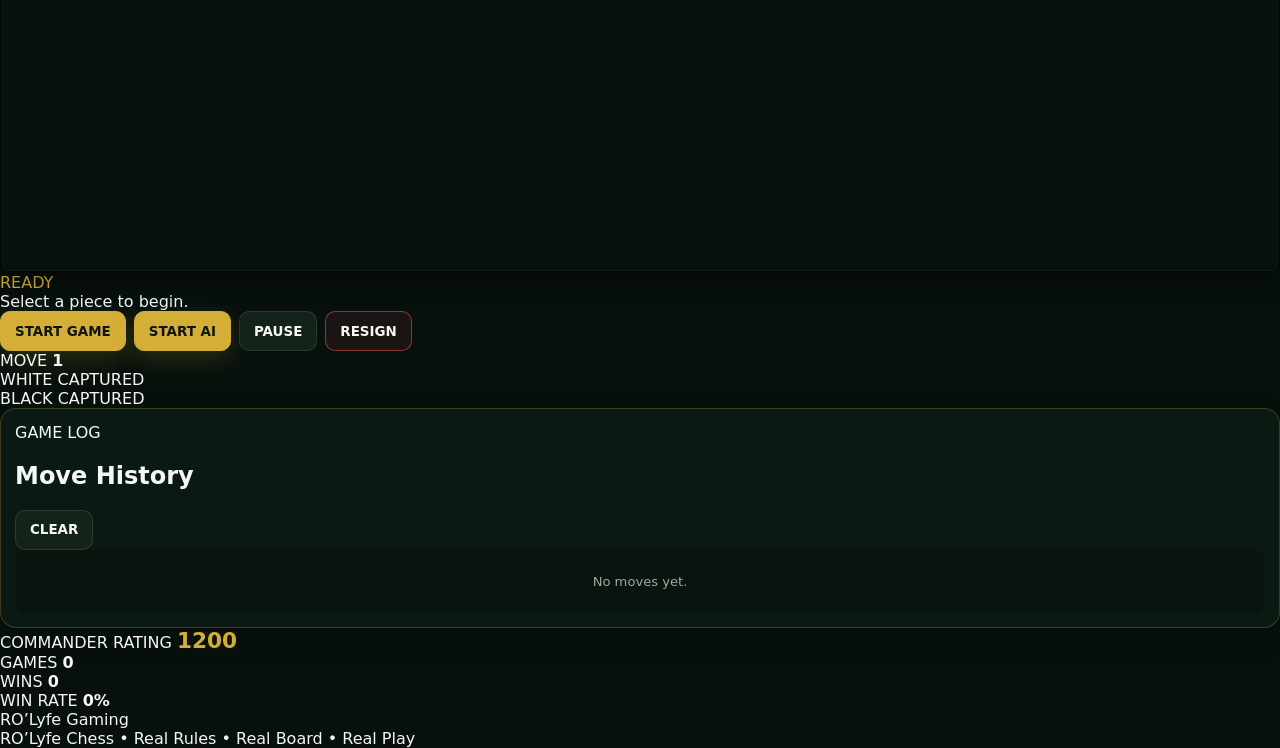
<file: games/chess/index.html>
<!DOCTYPE html>
<html lang="en">
<head>
  <meta charset="UTF-8">

  <meta
    name="viewport"
    content="width=device-width, initial-scale=1.0, maximum-scale=1.0, user-scalable=no"
  >

  <meta
    name="description"
    content="RO’Lyfe Chess — Think Ahead • Control Position • Win"
  >

  <title>RO’Lyfe Chess</title>

  <!-- =========================================================
       RO’LYFE SHARED SYSTEMS
       ========================================================= -->
  <link rel="stylesheet" href="../../shared/theme-engine.css">
  <link rel="stylesheet" href="../../shared/game-ui.css">

  <!-- =========================================================
       CHESS GAME STYLES
       ========================================================= -->
  <link rel="stylesheet" href="./chess.css">
</head>

<body
  class="rolyfe-game-page chess-page"
  data-rolyfe-game="chess"
  data-game="chess"
>

  <!-- =========================================================
       GAME SHELL
       ========================================================= -->
  <main class="rolyfe-game-shell chess-shell">

    <!-- =======================================================
         HEADER
         ======================================================= -->
    <header class="rolyfe-game-header chess-header">

      <div class="game-header-main">

        <a
          href="../../index.html"
          class="rolyfe-back-button"
          aria-label="Back to RO’Lyfe Gaming Hub"
        >
          ← HUB
        </a>

        <div class="game-title-block">
          <div class="game-eyebrow">RO’LYFE GAMING</div>

          <h1 class="game-title">
            ♟ RO’Lyfe Chess
          </h1>

          <p class="game-subtitle">
            Think Ahead • Control Position • Win
          </p>
        </div>

      </div>

      <div class="game-header-actions">

        <button
          type="button"
          id="themeButton"
          class="rolyfe-btn rolyfe-btn-secondary"
        >
          THEME
        </button>

        <button
          type="button"
          id="resetGameButton"
          class="rolyfe-btn rolyfe-btn-danger"
        >
          RESET
        </button>

      </div>

    </header>


    <!-- =======================================================
         GAME STATUS BAR
         ======================================================= -->
    <section
      class="rolyfe-status-bar chess-status-bar"
      aria-label="Chess game status"
    >

      <div class="status-item">
        <span class="status-label">STATUS</span>
        <strong
          id="gameStatus"
          class="status-value"
        >
          READY
        </strong>
      </div>

      <div class="status-item">
        <span class="status-label">TURN</span>
        <strong
          id="turnStatus"
          class="status-value"
        >
          WHITE
        </strong>
      </div>

      <div class="status-item">
        <span class="status-label">MODE</span>
        <strong
          id="modeStatus"
          class="status-value"
        >
          PLAYER VS PLAYER
        </strong>
      </div>

    </section>


    <!-- =======================================================
         GAME CONFIGURATION
         ======================================================= -->
    <section
      class="chess-control-panel"
      aria-label="Chess game controls"
    >

      <!-- MODE -->
      <div class="chess-control-group">

        <label for="gameMode">
          GAME MODE
        </label>

        <select id="gameMode">
          <option value="pvp">Player vs Player</option>
          <option value="pve">Player vs AI</option>
          <option value="eve">AI vs AI</option>
          <option value="battle">Battle Mode</option>
        </select>

      </div>


      <!-- AI / PLAYER -->
      <div class="chess-control-group">

        <label for="aiProfile">
          AI PROFILE
        </label>

        <select id="aiProfile">
          <option value="startup">START-UP</option>
          <option value="credit">CREDIT+</option>
          <option value="line">LINE OF CREDIT</option>
          <option value="investor">INVESTOR</option>
          <option value="sevenfigures">7FIGURES</option>
          <option value="ace">ACE</option>
          <option value="emg">EMGaming</option>
        </select>

      </div>


      <!-- DIFFICULTY -->
      <div class="chess-control-group">

        <label for="difficultyLevel">
          DIFFICULTY
        </label>

        <select id="difficultyLevel">
          <option value="1">START-UP</option>
          <option value="2">CREDIT+</option>
          <option value="3">LINE OF CREDIT</option>
          <option value="4">INVESTOR</option>
          <option value="5">7FIGURES</option>
        </select>

      </div>


      <!-- AI SPEED -->
      <div class="chess-control-group">

        <label for="aiSpeed">
          AI SPEED
        </label>

        <select id="aiSpeed">
          <option value="slow">SLOW</option>
          <option value="normal" selected>NORMAL</option>
          <option value="fast">FAST</option>
          <option value="blitz">BLITZ</option>
        </select>

      </div>

    </section>


    <!-- =======================================================
         PLAYER INFORMATION
         ======================================================= -->
    <section class="chess-players">

      <!-- WHITE -->
      <article
        class="chess-player-card player-white"
        data-player="white"
      >

        <div class="player-color-marker"></div>

        <div class="player-card-content">

          <div class="player-label">
            WHITE
          </div>

          <div
            id="whitePlayerName"
            class="player-name"
          >
            PLAYER 1
          </div>

          <div
            id="whitePlayerLevel"
            class="player-level"
          >
            HUMAN
          </div>

        </div>

        <div class="player-clock">
          <span class="clock-label">CLOCK</span>

          <strong
            id="whiteClock"
            class="clock-value"
          >
            10:00
          </strong>
        </div>

      </article>


      <!-- BLACK -->
      <article
        class="chess-player-card player-black"
        data-player="black"
      >

        <div class="player-color-marker"></div>

        <div class="player-card-content">

          <div class="player-label">
            BLACK
          </div>

          <div
            id="blackPlayerName"
            class="player-name"
          >
            PLAYER 2
          </div>

          <div
            id="blackPlayerLevel"
            class="player-level"
          >
            HUMAN
          </div>

        </div>

        <div class="player-clock">
          <span class="clock-label">CLOCK</span>

          <strong
            id="blackClock"
            class="clock-value"
          >
            10:00
          </strong>
        </div>

      </article>

    </section>


    <!-- =======================================================
         CHESS BOARD AREA
         ======================================================= -->
    <section
      class="chess-board-section"
      aria-label="Chess board"
    >

      <div class="chess-board-wrapper">

        <!-- BOARD COORDINATES -->
        <div
          id="chessBoard"
          class="chess-board"
          role="grid"
          aria-label="Chess board"
          tabindex="0"
        >

          <!--
            chess.js will generate the 64 squares.

            HTML intentionally does not hard-code pieces here.
            This keeps the board state controlled by the chess engine.
          -->

        </div>

      </div>

      <!-- BOARD STATUS -->
      <div class="chess-board-status">

        <div
          id="checkStatus"
          class="chess-check-status"
          aria-live="polite"
        >
          READY
        </div>

        <div
          id="moveStatus"
          class="chess-move-status"
          aria-live="polite"
        >
          Select a piece to begin.
        </div>

      </div>

    </section>


    <!-- =======================================================
         CHESS ACTIONS
         ======================================================= -->
    <section class="chess-actions">

      <button
        type="button"
        id="startGameButton"
        class="rolyfe-btn rolyfe-btn-primary"
      >
        START GAME
      </button>

      <button
        type="button"
        id="aiStartButton"
        class="rolyfe-btn rolyfe-btn-secondary"
      >
        START AI
      </button>

      <button
        type="button"
        id="pauseGameButton"
        class="rolyfe-btn rolyfe-btn-secondary"
      >
        PAUSE
      </button>

      <button
        type="button"
        id="resignButton"
        class="rolyfe-btn rolyfe-btn-danger"
      >
        RESIGN
      </button>

    </section>


    <!-- =======================================================
         MOVE / GAME INFORMATION
         ======================================================= -->
    <section class="chess-information">

      <!-- MOVE COUNTER -->
      <div class="chess-info-card">

        <span class="info-label">
          MOVE
        </span>

        <strong
          id="moveNumber"
          class="info-value"
        >
          1
        </strong>

      </div>


      <!-- CAPTURED WHITE -->
      <div class="chess-info-card">

        <span class="info-label">
          WHITE CAPTURED
        </span>

        <div
          id="whiteCaptured"
          class="captured-pieces"
          aria-label="Pieces captured by white"
        ></div>

      </div>


      <!-- CAPTURED BLACK -->
      <div class="chess-info-card">

        <span class="info-label">
          BLACK CAPTURED
        </span>

        <div
          id="blackCaptured"
          class="captured-pieces"
          aria-label="Pieces captured by black"
        ></div>

      </div>

    </section>


    <!-- =======================================================
         MOVE HISTORY
         ======================================================= -->
    <section class="chess-history-panel">

      <div class="section-heading">

        <div>
          <span class="section-eyebrow">
            GAME LOG
          </span>

          <h2>
            Move History
          </h2>
        </div>

        <button
          type="button"
          id="clearHistoryButton"
          class="rolyfe-btn rolyfe-btn-small"
        >
          CLEAR
        </button>

      </div>

      <div
        id="moveHistory"
        class="chess-move-history"
        aria-live="polite"
      >
        <div class="history-empty">
          No moves yet.
        </div>
      </div>

    </section>


    <!-- =======================================================
         STRATEGY / RATING
         ======================================================= -->
    <section class="chess-profile-panel">

      <div class="chess-rating-card">

        <span class="profile-label">
          COMMANDER RATING
        </span>

        <strong
          id="commanderRating"
          class="profile-value"
        >
          1200
        </strong>

      </div>


      <div class="chess-rating-card">

        <span class="profile-label">
          GAMES
        </span>

        <strong
          id="gamesPlayed"
          class="profile-value"
        >
          0
        </strong>

      </div>


      <div class="chess-rating-card">

        <span class="profile-label">
          WINS
        </span>

        <strong
          id="gamesWon"
          class="profile-value"
        >
          0
        </strong>

      </div>


      <div class="chess-rating-card">

        <span class="profile-label">
          WIN RATE
        </span>

        <strong
          id="winRate"
          class="profile-value"
        >
          0%
        </strong>

      </div>

    </section>


    <!-- =======================================================
         OVERLAY
         ======================================================= -->
    <div
      id="gameOverlay"
      class="rolyfe-game-overlay chess-overlay"
      data-game-overlay
      hidden
    >

      <div class="overlay-card">

        <div
          id="overlayIcon"
          class="overlay-icon"
        >
          ♟
        </div>

        <h2
          id="overlayTitle"
          class="overlay-title"
        >
          GAME OVER
        </h2>

        <p
          id="overlayMessage"
          class="overlay-message"
        >
          The match has ended.
        </p>

        <div class="overlay-actions">

          <button
            type="button"
            id="overlayRestartButton"
            class="rolyfe-btn rolyfe-btn-primary"
          >
            PLAY AGAIN
          </button>

          <button
            type="button"
            id="overlayCloseButton"
            class="rolyfe-btn rolyfe-btn-secondary"
          >
            CLOSE
          </button>

        </div>

      </div>

    </div>


    <!-- =======================================================
         NOTIFICATION AREA
         ======================================================= -->
    <div
      id="chessNotifications"
      class="rolyfe-notification-container"
      aria-live="polite"
      aria-atomic="true"
    ></div>


    <!-- =======================================================
         FOOTER
         ======================================================= -->
    <footer class="rolyfe-game-footer">

      <div>
        RO’Lyfe Gaming
      </div>

      <div>
        RO’Lyfe Chess • Real Rules • Real Board • Real Play
      </div>

    </footer>

  </main>


  <!-- =========================================================
       SHARED ENGINES
       Load shared systems before Chess engine.
       ========================================================= -->
  <script src="../../shared/theme-engine.js"></script>
  <script src="../../shared/game-ui.js"></script>
  <script src="../../shared/timer.js"></script>
  <script src="../../shared/player-system.js"></script>
  <script src="../../shared/ai-engine.js"></script>

  <!-- =========================================================
       CHESS ENGINE
       ========================================================= -->
  <script src="./chess.js"></script>

<script src="https://rolrichman.github.io/rolyfe-personal-trading-desk/shared/rolyfe-global-tools.js?v=20261115-5" defer></script>
</body>
  </html>
</file>
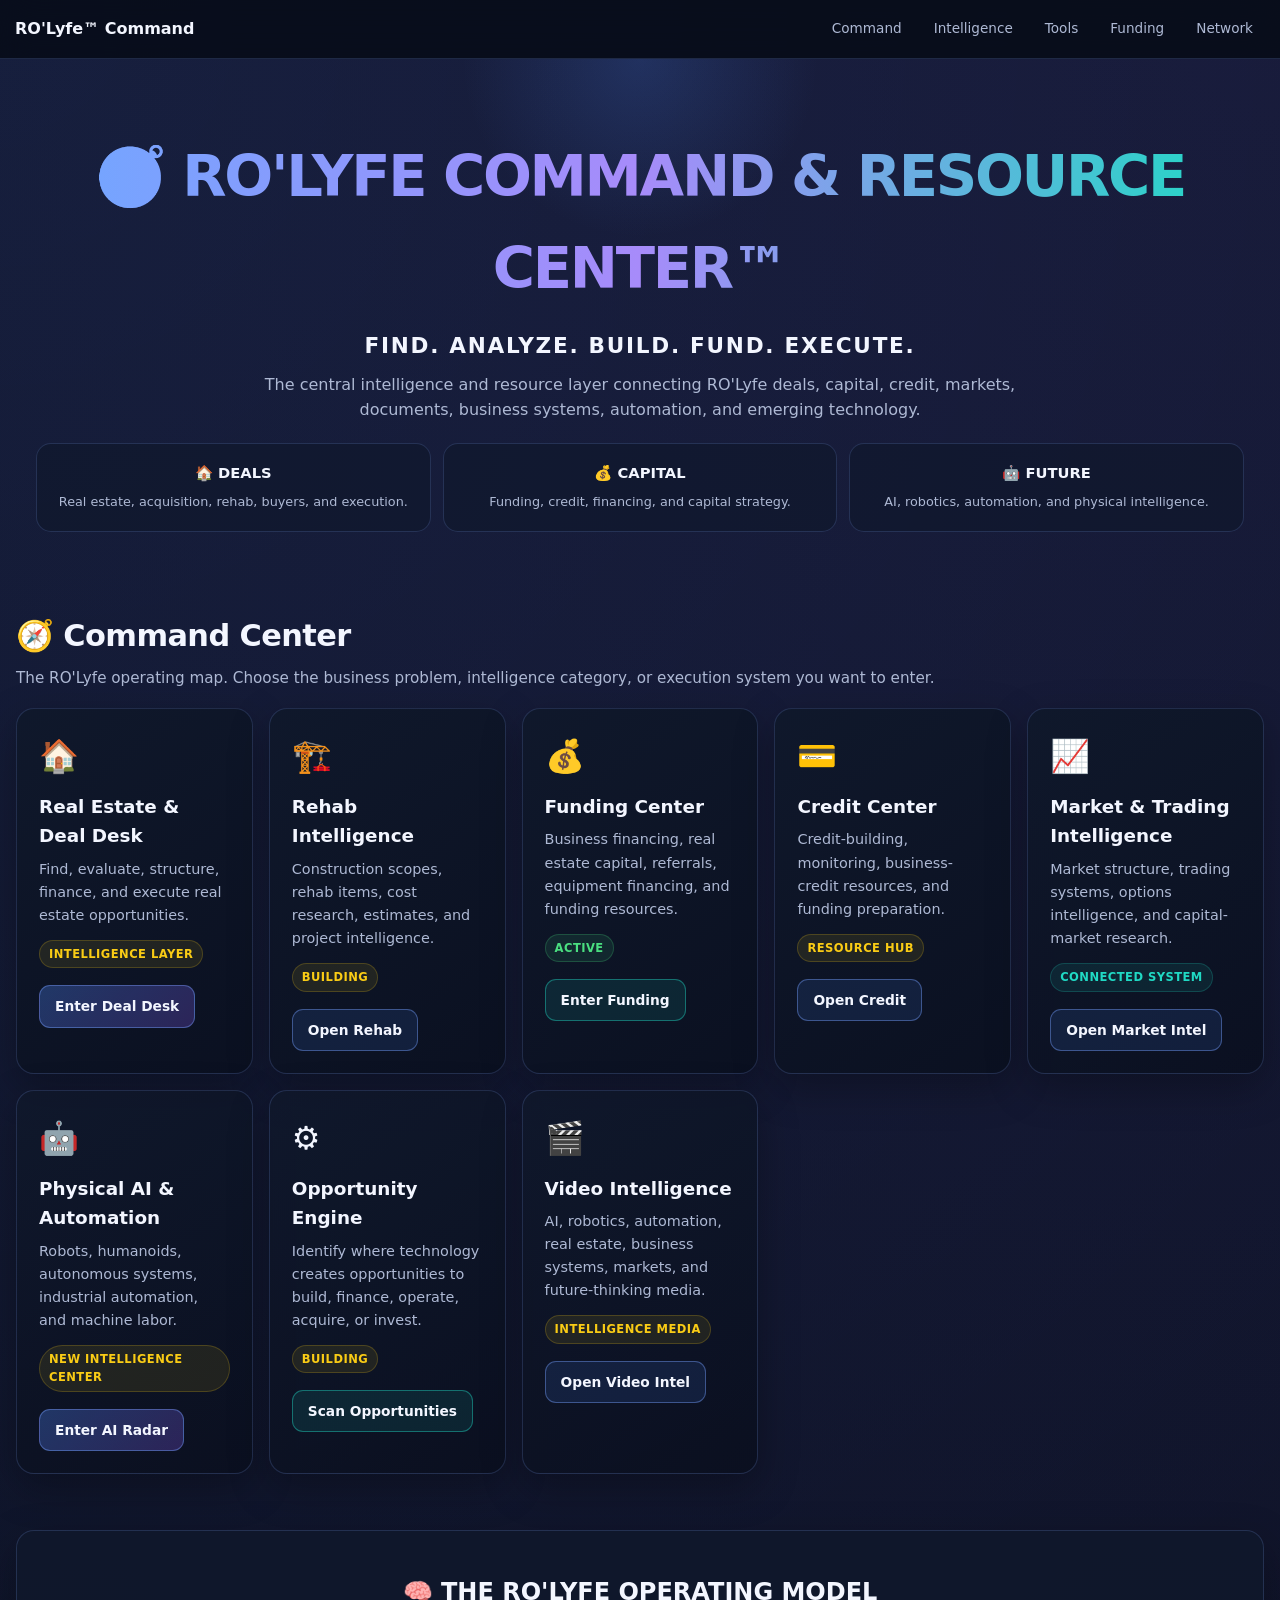
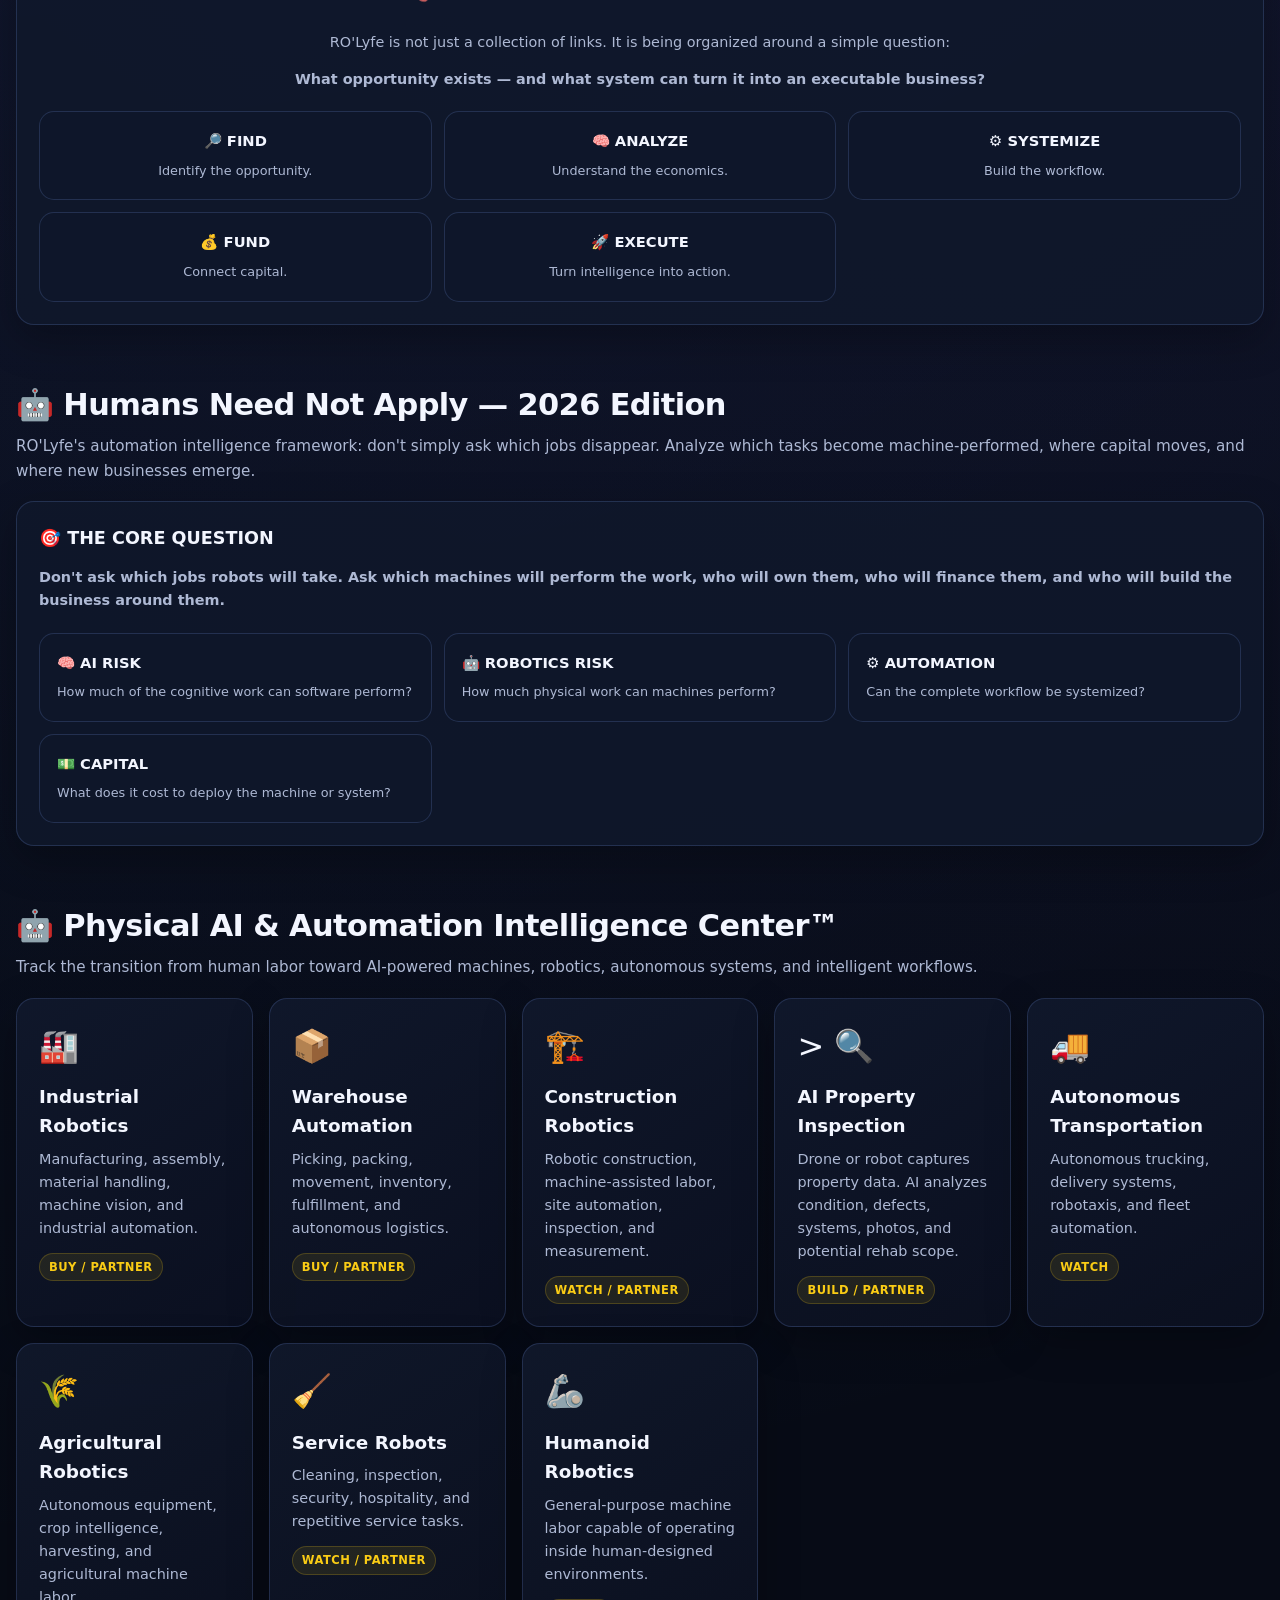
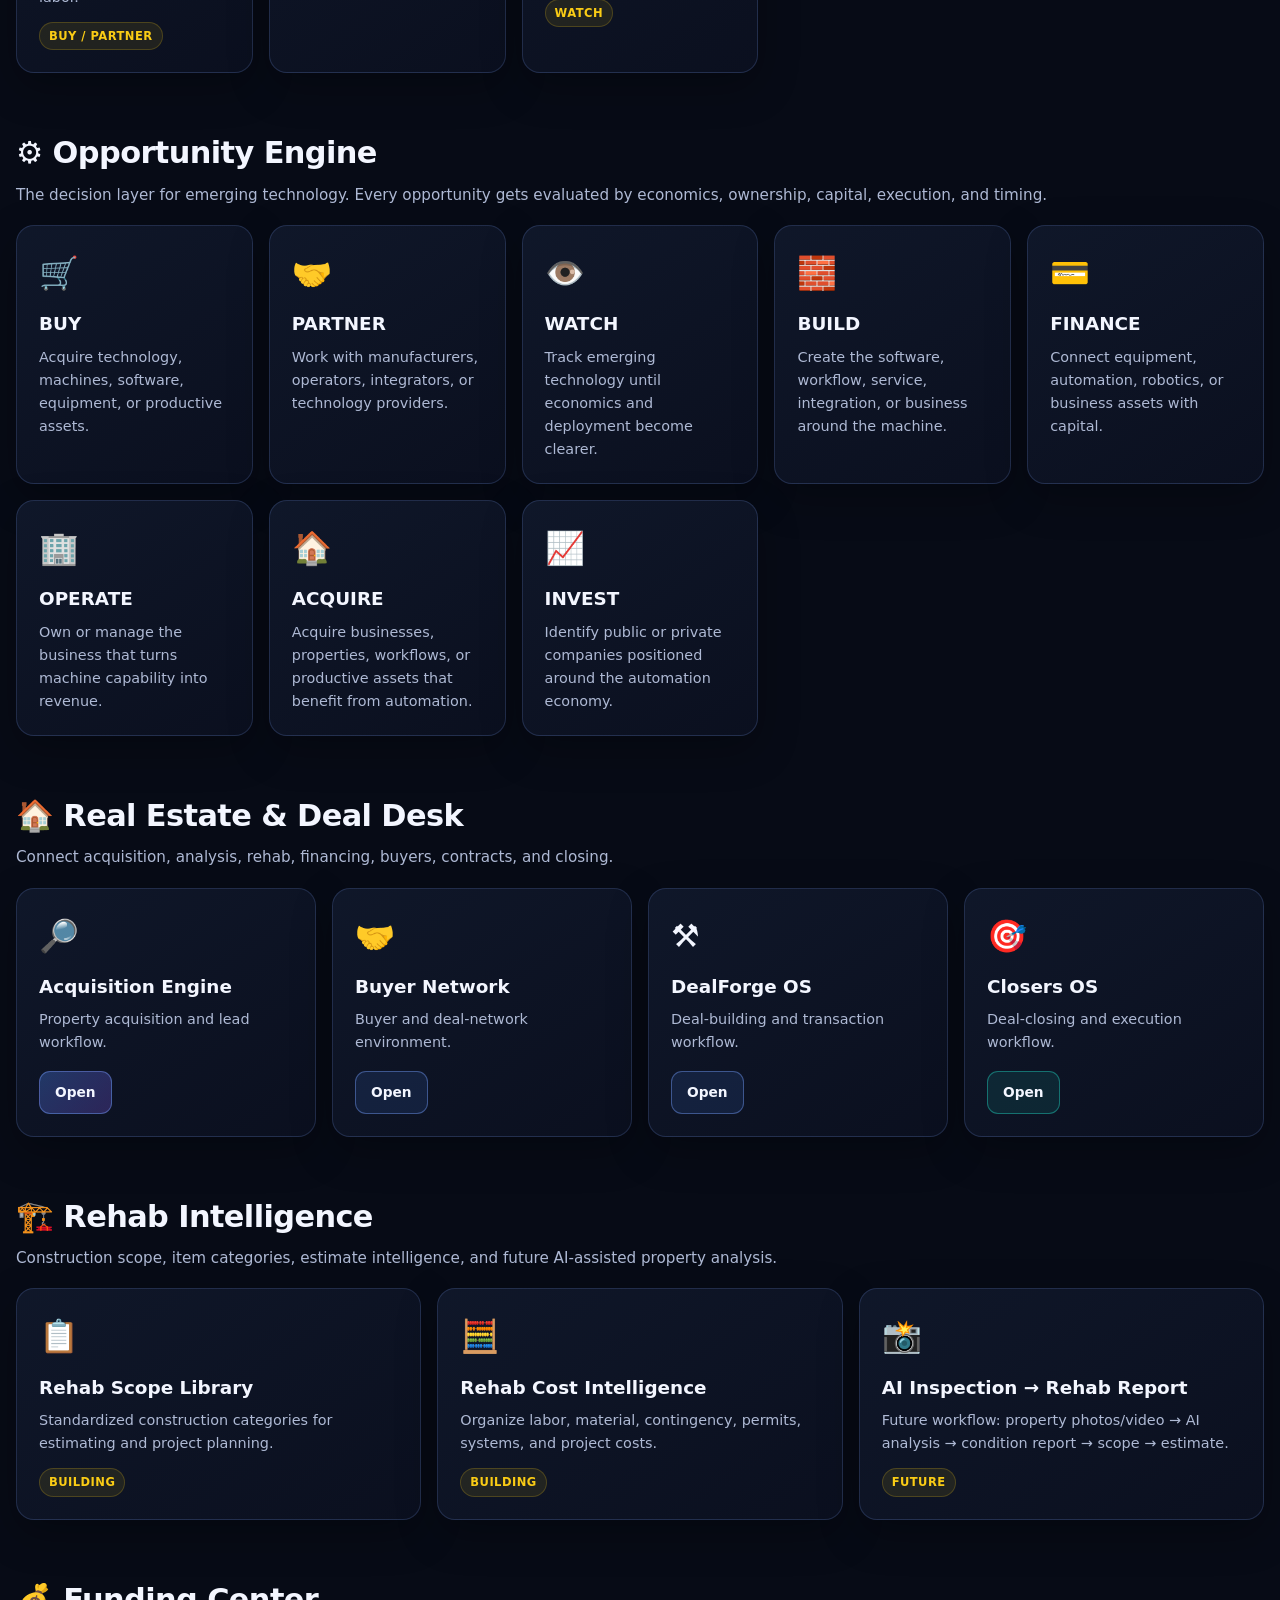
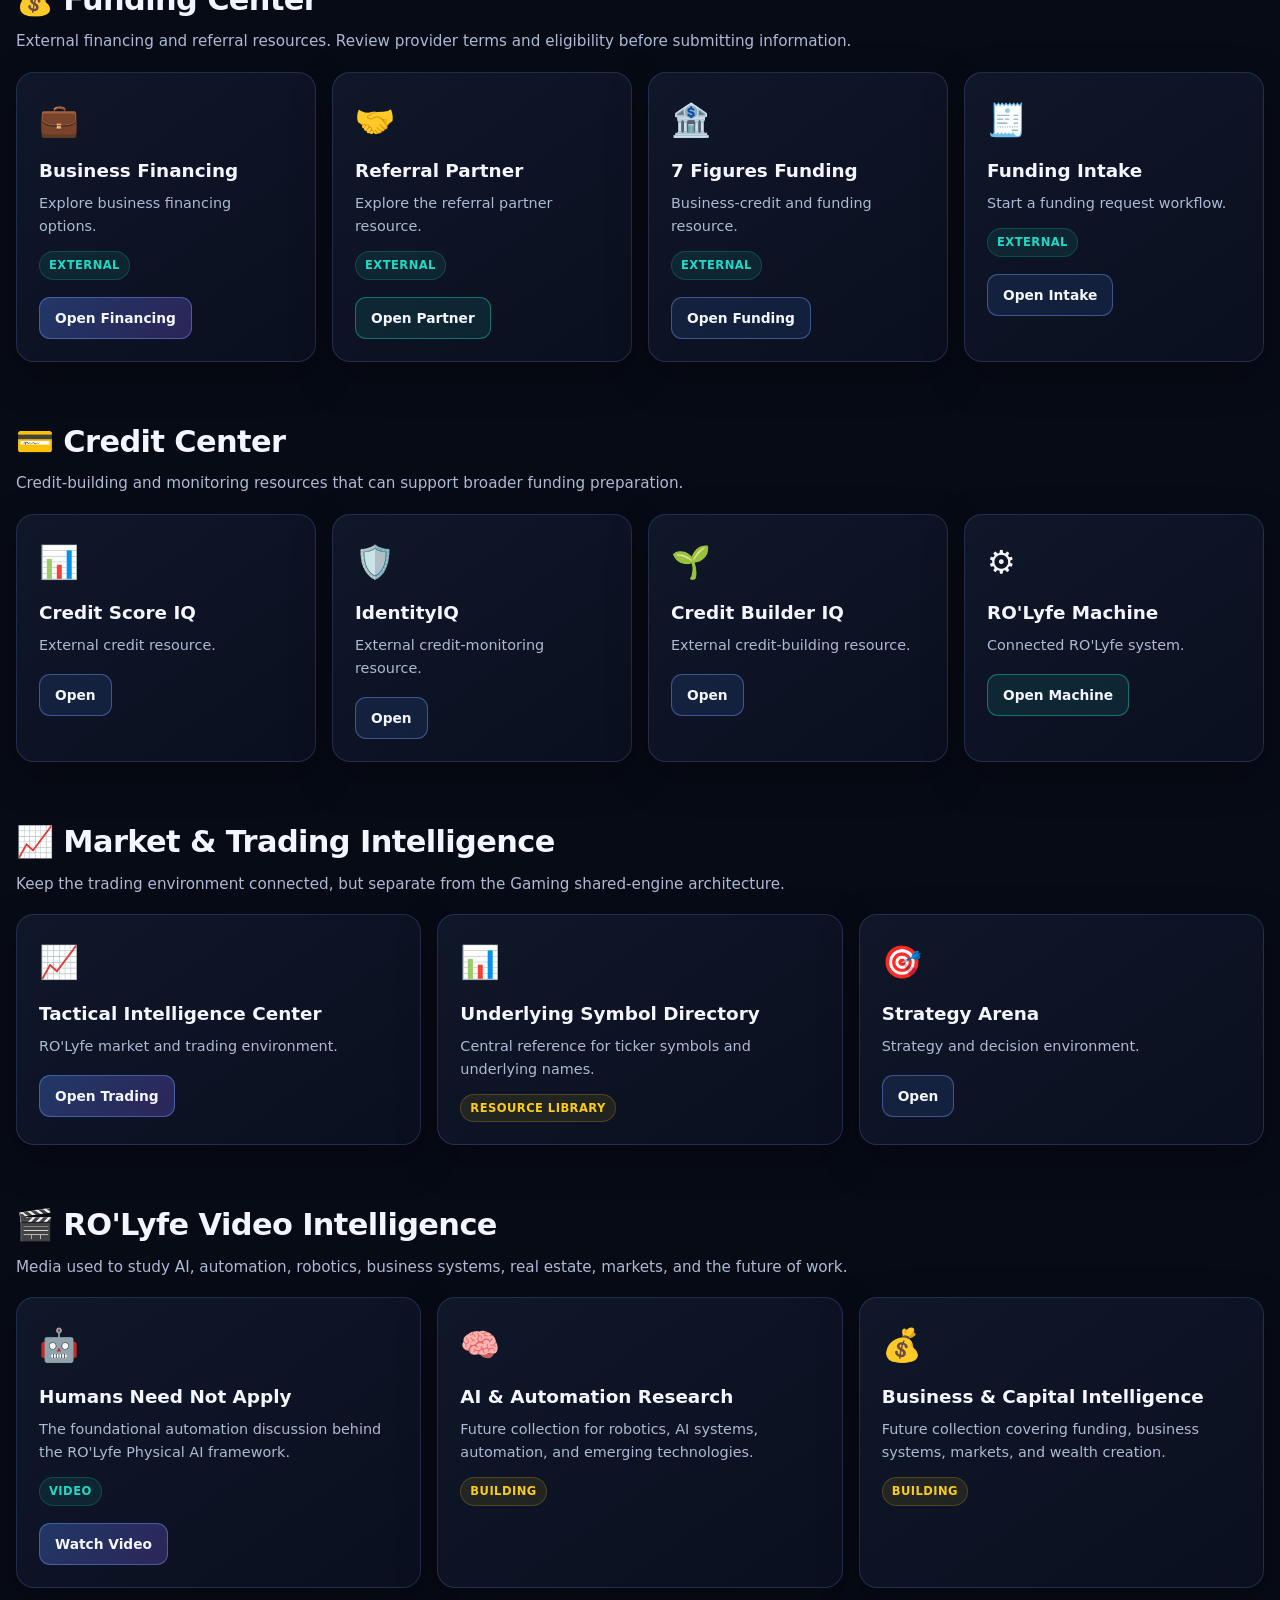
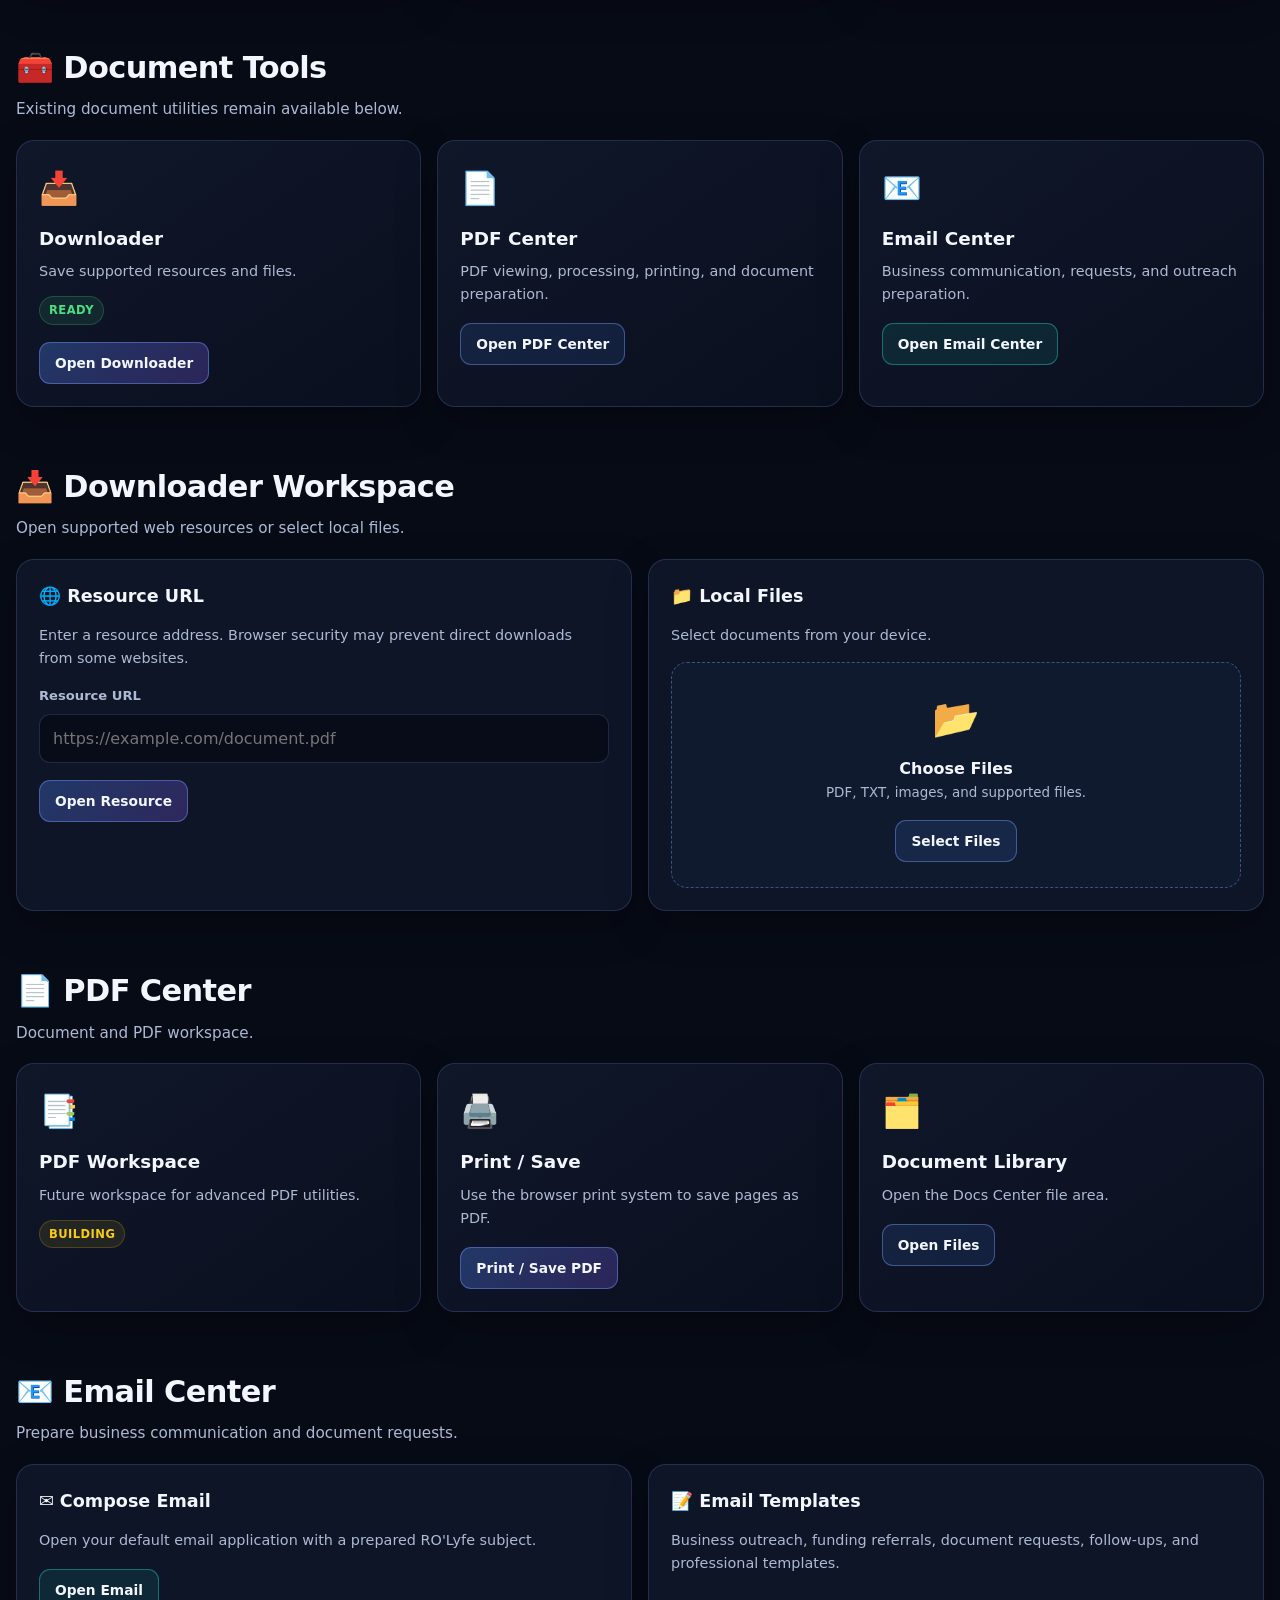
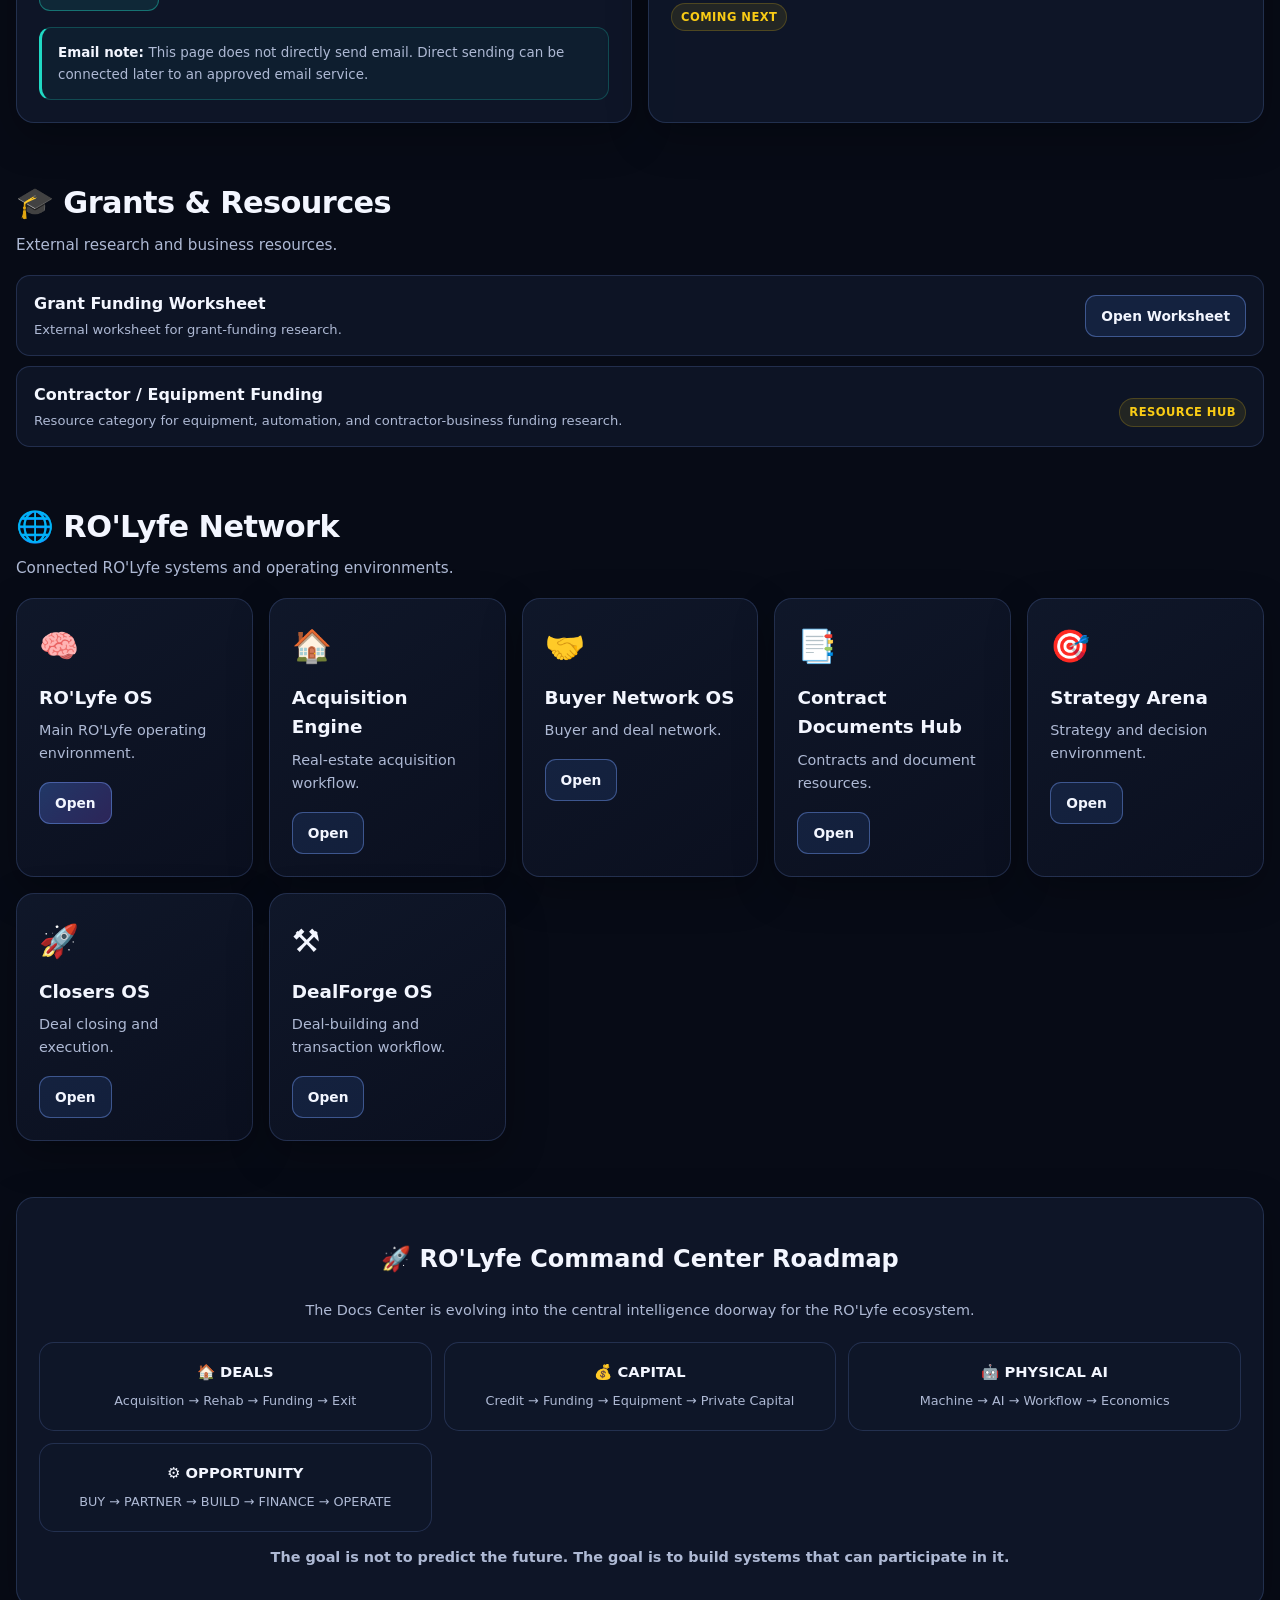
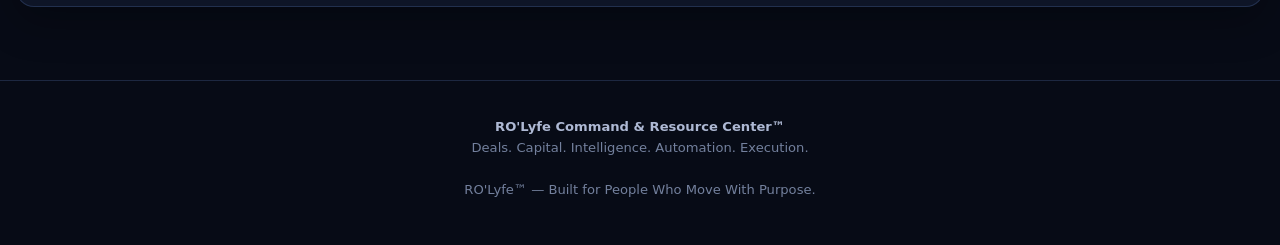
<file: games/docs/index.html>
<!DOCTYPE html>
<html lang="en">
<head>

    <meta charset="UTF-8">

    <meta
        name="viewport"
        content="width=device-width, initial-scale=1.0"
    >

    <meta
        name="description"
        content="RO'Lyfe Command & Resource Center — real estate, funding, credit, trading, documents, physical AI, automation intelligence, resources, and connected RO'Lyfe systems."
    >

    <title>RO'Lyfe Command & Resource Center™</title>

    <!-- RO'Lyfe Docs Styling -->
    <link rel="stylesheet" href="docs.css">

</head>


<body>


<!-- =====================================================
     TOP NAVIGATION
     ===================================================== -->

<nav class="top-nav">

    <div class="top-nav-inner">

        <a
            class="nav-brand"
            href="../../index.html"
        >
            RO'Lyfe™ Command
        </a>


        <div class="nav-links">

            <a
                class="nav-link"
                href="#command"
            >
                Command
            </a>

            <a
                class="nav-link"
                href="#intelligence"
            >
                Intelligence
            </a>

            <a
                class="nav-link"
                href="#tools"
            >
                Tools
            </a>

            <a
                class="nav-link"
                href="#funding"
            >
                Funding
            </a>

            <a
                class="nav-link"
                href="#network"
            >
                Network
            </a>

        </div>

    </div>

</nav>



<!-- =====================================================
     HERO
     ===================================================== -->

<header class="hero">

    <div class="container">

        <h1>
            🧭 RO'LYFE COMMAND & RESOURCE CENTER™
        </h1>

        <div class="tagline">
            FIND. ANALYZE. BUILD. FUND. EXECUTE.
        </div>

        <p class="subtitle">

            The central intelligence and resource layer
            connecting RO'Lyfe deals, capital, credit,
            markets, documents, business systems,
            automation, and emerging technology.

        </p>


        <div class="feature-strip">

            <div class="feature">

                <strong>
                    🏠 DEALS
                </strong>

                <span>
                    Real estate, acquisition,
                    rehab, buyers, and execution.
                </span>

            </div>


            <div class="feature">

                <strong>
                    💰 CAPITAL
                </strong>

                <span>
                    Funding, credit, financing,
                    and capital strategy.
                </span>

            </div>


            <div class="feature">

                <strong>
                    🤖 FUTURE
                </strong>

                <span>
                    AI, robotics, automation,
                    and physical intelligence.
                </span>

            </div>

        </div>

    </div>

</header>



<main class="container">



<!-- =====================================================
     COMMAND CENTER
     ===================================================== -->

<section
    class="section"
    id="command"
>

    <div class="section-header">

        <h2 class="section-title">
            🧭 Command Center
        </h2>

        <p class="section-description">

            The RO'Lyfe operating map.
            Choose the business problem, intelligence
            category, or execution system you want to enter.

        </p>

    </div>


    <div class="card-grid">


        <!-- REAL ESTATE -->

        <article class="card">

            <div class="card-icon">
                🏠
            </div>

            <h3>
                Real Estate & Deal Desk
            </h3>

            <p>

                Find, evaluate, structure, finance,
                and execute real estate opportunities.

            </p>

            <span class="badge badge-next">
                Intelligence Layer
            </span>

            <div class="btn-row">

                <a
                    class="btn btn-primary"
                    href="#real-estate"
                >
                    Enter Deal Desk
                </a>

            </div>

        </article>



        <!-- REHAB -->

        <article class="card">

            <div class="card-icon">
                🏗️
            </div>

            <h3>
                Rehab Intelligence
            </h3>

            <p>

                Construction scopes, rehab items,
                cost research, estimates, and
                project intelligence.

            </p>

            <span class="badge badge-next">
                Building
            </span>

            <div class="btn-row">

                <a
                    class="btn"
                    href="#rehab"
                >
                    Open Rehab
                </a>

            </div>

        </article>



        <!-- FUNDING -->

        <article class="card">

            <div class="card-icon">
                💰
            </div>

            <h3>
                Funding Center
            </h3>

            <p>

                Business financing, real estate capital,
                referrals, equipment financing,
                and funding resources.

            </p>

            <span class="badge badge-ready">
                Active
            </span>

            <div class="btn-row">

                <a
                    class="btn btn-teal"
                    href="#funding"
                >
                    Enter Funding
                </a>

            </div>

        </article>



        <!-- CREDIT -->

        <article class="card">

            <div class="card-icon">
                💳
            </div>

            <h3>
                Credit Center
            </h3>

            <p>

                Credit-building, monitoring,
                business-credit resources,
                and funding preparation.

            </p>

            <span class="badge badge-next">
                Resource Hub
            </span>

            <div class="btn-row">

                <a
                    class="btn"
                    href="#credit"
                >
                    Open Credit
                </a>

            </div>

        </article>



        <!-- MARKET -->

        <article class="card">

            <div class="card-icon">
                📈
            </div>

            <h3>
                Market & Trading Intelligence
            </h3>

            <p>

                Market structure, trading systems,
                options intelligence, and
                capital-market research.

            </p>

            <span class="badge badge-external">
                Connected System
            </span>

            <div class="btn-row">

                <a
                    class="btn"
                    href="#market"
                >
                    Open Market Intel
                </a>

            </div>

        </article>



        <!-- PHYSICAL AI -->

        <article class="card">

            <div class="card-icon">
                🤖
            </div>

            <h3>
                Physical AI & Automation
            </h3>

            <p>

                Robots, humanoids, autonomous systems,
                industrial automation, and machine labor.

            </p>

            <span class="badge badge-next">
                New Intelligence Center
            </span>

            <div class="btn-row">

                <a
                    class="btn btn-primary"
                    href="#physical-ai"
                >
                    Enter AI Radar
                </a>

            </div>

        </article>



        <!-- OPPORTUNITY ENGINE -->

        <article class="card">

            <div class="card-icon">
                ⚙️
            </div>

            <h3>
                Opportunity Engine
            </h3>

            <p>

                Identify where technology creates
                opportunities to build, finance,
                operate, acquire, or invest.

            </p>

            <span class="badge badge-next">
                Building
            </span>

            <div class="btn-row">

                <a
                    class="btn btn-teal"
                    href="#opportunity"
                >
                    Scan Opportunities
                </a>

            </div>

        </article>



        <!-- VIDEO -->

        <article class="card">

            <div class="card-icon">
                🎬
            </div>

            <h3>
                Video Intelligence
            </h3>

            <p>

                AI, robotics, automation,
                real estate, business systems,
                markets, and future-thinking media.

            </p>

            <span class="badge badge-next">
                Intelligence Media
            </span>

            <div class="btn-row">

                <a
                    class="btn"
                    href="#video"
                >
                    Open Video Intel
                </a>

            </div>

        </article>

    </div>

</section>



<!-- =====================================================
     RO'LYFE OPERATING MODEL
     ===================================================== -->

<section class="section">

    <div class="panel center">

        <h2>
            🧠 THE RO'LYFE OPERATING MODEL
        </h2>

        <p>

            RO'Lyfe is not just a collection of links.
            It is being organized around a simple question:

        </p>

        <p>

            <strong>
                What opportunity exists — and what system
                can turn it into an executable business?

            </strong>

        </p>


        <div class="feature-strip">

            <div class="feature">

                <strong>
                    🔎 FIND
                </strong>

                <span>
                    Identify the opportunity.
                </span>

            </div>


            <div class="feature">

                <strong>
                    🧠 ANALYZE
                </strong>

                <span>
                    Understand the economics.
                </span>

            </div>


            <div class="feature">

                <strong>
                    ⚙️ SYSTEMIZE
                </strong>

                <span>
                    Build the workflow.
                </span>

            </div>


            <div class="feature">

                <strong>
                    💰 FUND
                </strong>

                <span>
                    Connect capital.
                </span>

            </div>


            <div class="feature">

                <strong>
                    🚀 EXECUTE
                </strong>

                <span>
                    Turn intelligence into action.
                </span>

            </div>

        </div>

    </div>

</section>



<!-- =====================================================
     HUMANS NEED NOT APPLY
     ===================================================== -->

<section
    class="section"
    id="intelligence"
>

    <div class="section-header">

        <h2 class="section-title">
            🤖 Humans Need Not Apply — 2026 Edition
        </h2>

        <p class="section-description">

            RO'Lyfe's automation intelligence framework:
            don't simply ask which jobs disappear.
            Analyze which tasks become machine-performed,
            where capital moves, and where new businesses emerge.

        </p>

    </div>


    <div class="panel">

        <h3>
            🎯 THE CORE QUESTION
        </h3>

        <p>

            <strong>

                Don't ask which jobs robots will take.

                Ask which machines will perform the work,
                who will own them, who will finance them,
                and who will build the business around them.

            </strong>

        </p>


        <div class="feature-strip">

            <div class="feature">

                <strong>
                    🧠 AI RISK
                </strong>

                <span>
                    How much of the cognitive work
                    can software perform?
                </span>

            </div>


            <div class="feature">

                <strong>
                    🤖 ROBOTICS RISK
                </strong>

                <span>
                    How much physical work
                    can machines perform?
                </span>

            </div>


            <div class="feature">

                <strong>
                    ⚙️ AUTOMATION
                </strong>

                <span>
                    Can the complete workflow
                    be systemized?
                </span>

            </div>


            <div class="feature">

                <strong>
                    💵 CAPITAL
                </strong>

                <span>
                    What does it cost to deploy
                    the machine or system?
                </span>

            </div>

        </div>

    </div>

</section>



<!-- =====================================================
     PHYSICAL AI
     ===================================================== -->

<section
    class="section"
    id="physical-ai"
>

    <div class="section-header">

        <h2 class="section-title">
            🤖 Physical AI & Automation Intelligence Center™
        </h2>

        <p class="section-description">

            Track the transition from human labor
            toward AI-powered machines, robotics,
            autonomous systems, and intelligent workflows.

        </p>

    </div>


    <div class="card-grid">


        <article class="card">

            <div class="card-icon">
                🏭
            </div>

            <h3>
                Industrial Robotics
            </h3>

            <p>

                Manufacturing, assembly,
                material handling, machine vision,
                and industrial automation.

            </p>

            <span class="badge badge-next">
                BUY / PARTNER
            </span>

        </article>



        <article class="card">

            <div class="card-icon">
                📦
            </div>

            <h3>
                Warehouse Automation
            </h3>

            <p>

                Picking, packing, movement,
                inventory, fulfillment,
                and autonomous logistics.

            </p>

            <span class="badge badge-next">
                BUY / PARTNER
            </span>

        </article>



        <article class="card">

            <div class="card-icon">
                🏗️
            </div>

            <h3>
                Construction Robotics
            </h3>

            <p>

                Robotic construction,
                machine-assisted labor,
                site automation,
                inspection, and measurement.

            </p>

            <span class="badge badge-next">
                WATCH / PARTNER
            </span>

        </article>



        <article class="card">

            <div class="card-icon">
>               🔍
            </div>

            <h3>
                AI Property Inspection
            </h3>

            <p>

                Drone or robot captures property
                data. AI analyzes condition,
                defects, systems, photos,
                and potential rehab scope.

            </p>

            <span class="badge badge-next">
                BUILD / PARTNER
            </span>

        </article>



        <article class="card">

            <div class="card-icon">
                🚚
            </div>

            <h3>
                Autonomous Transportation
            </h3>

            <p>

                Autonomous trucking,
                delivery systems,
                robotaxis, and fleet automation.

            </p>

            <span class="badge badge-next">
                WATCH
            </span>

        </article>



        <article class="card">

            <div class="card-icon">
                🌾
            </div>

            <h3>
                Agricultural Robotics
            </h3>

            <p>

                Autonomous equipment,
                crop intelligence,
                harvesting, and agricultural
                machine labor.

            </p>

            <span class="badge badge-next">
                BUY / PARTNER
            </span>

        </article>



        <article class="card">

            <div class="card-icon">
                🧹
            </div>

            <h3>
                Service Robots
            </h3>

            <p>

                Cleaning, inspection,
                security, hospitality,
                and repetitive service tasks.

            </p>

            <span class="badge badge-next">
                WATCH / PARTNER
            </span>

        </article>



        <article class="card">

            <div class="card-icon">
                🦾
            </div>

            <h3>
                Humanoid Robotics
            </h3>

            <p>

                General-purpose machine labor
                capable of operating inside
                human-designed environments.

            </p>

            <span class="badge badge-next">
                WATCH
            </span>

        </article>

    </div>

</section>



<!-- =====================================================
     OPPORTUNITY ENGINE
     ===================================================== -->

<section
    class="section"
    id="opportunity"
>

    <div class="section-header">

        <h2 class="section-title">
            ⚙️ Opportunity Engine
        </h2>

        <p class="section-description">

            The decision layer for emerging technology.
            Every opportunity gets evaluated by economics,
            ownership, capital, execution, and timing.

        </p>

    </div>


    <div class="card-grid">


        <article class="card">

            <div class="card-icon">
                🛒
            </div>

            <h3>
                BUY
            </h3>

            <p>
                Acquire technology, machines,
                software, equipment, or productive assets.
            </p>

        </article>


        <article class="card">

            <div class="card-icon">
                🤝
            </div>

            <h3>
                PARTNER
            </h3>

            <p>
                Work with manufacturers,
                operators, integrators, or technology providers.
            </p>

        </article>


        <article class="card">

            <div class="card-icon">
                👁️
            </div>

            <h3>
                WATCH
            </h3>

            <p>
                Track emerging technology until
                economics and deployment become clearer.
            </p>

        </article>


        <article class="card">

            <div class="card-icon">
                🧱
            </div>

            <h3>
                BUILD
            </h3>

            <p>
                Create the software, workflow,
                service, integration, or business around the machine.
            </p>

        </article>


        <article class="card">

            <div class="card-icon">
                💳
            </div>

            <h3>
                FINANCE
            </h3>

            <p>
                Connect equipment, automation,
                robotics, or business assets with capital.
            </p>

        </article>


        <article class="card">

            <div class="card-icon">
                🏢
            </div>

            <h3>
                OPERATE
            </h3>

            <p>
                Own or manage the business that
                turns machine capability into revenue.
            </p>

        </article>


        <article class="card">

            <div class="card-icon">
                🏠
            </div>

            <h3>
                ACQUIRE
            </h3>

            <p>
                Acquire businesses, properties,
                workflows, or productive assets that
                benefit from automation.
            </p>

        </article>


        <article class="card">

            <div class="card-icon">
                📈
            </div>

            <h3>
                INVEST
            </h3>

            <p>
                Identify public or private companies
                positioned around the automation economy.
            </p>

        </article>

    </div>

</section>



<!-- =====================================================
     REAL ESTATE
     ===================================================== -->

<section
    class="section"
    id="real-estate"
>

    <div class="section-header">

        <h2 class="section-title">
            🏠 Real Estate & Deal Desk
        </h2>

        <p class="section-description">

            Connect acquisition, analysis, rehab,
            financing, buyers, contracts, and closing.

        </p>

    </div>


    <div class="card-grid">


        <article class="card">

            <div class="card-icon">
                🔎
            </div>

            <h3>
                Acquisition Engine
            </h3>

            <p>
                Property acquisition and lead workflow.
            </p>

            <div class="btn-row">

                <a
                    class="btn btn-primary"
                    href="https://rolrichman.github.io/rolyfe-acquisition-engine/"
                    target="_blank"
                    rel="noopener noreferrer"
                >
                    Open
                </a>

            </div>

        </article>


        <article class="card">

            <div class="card-icon">
                🤝
            </div>

            <h3>
                Buyer Network
            </h3>

            <p>
                Buyer and deal-network environment.
            </p>

            <div class="btn-row">

                <a
                    class="btn"
                    href="https://rolrichman.github.io/RO-Lyfe-Buyer-Network-OS/"
                    target="_blank"
                    rel="noopener noreferrer"
                >
                    Open
                </a>

            </div>

        </article>


        <article class="card">

            <div class="card-icon">
                ⚒️
            </div>

            <h3>
                DealForge OS
            </h3>

            <p>
                Deal-building and transaction workflow.
            </p>

            <div class="btn-row">

                <a
                    class="btn"
                    href="https://rolrichman.github.io/Root-DealForge-OS-/"
                    target="_blank"
                    rel="noopener noreferrer"
                >
                    Open
                </a>

            </div>

        </article>


        <article class="card">

            <div class="card-icon">
                🎯
            </div>

            <h3>
                Closers OS
            </h3>

            <p>
                Deal-closing and execution workflow.
            </p>

            <div class="btn-row">

                <a
                    class="btn btn-teal"
                    href="https://rolrichman.github.io/RO-Lyfe-Closers-OS/"
                    target="_blank"
                    rel="noopener noreferrer"
                >
                    Open
                </a>

            </div>

        </article>

    </div>

</section>



<!-- =====================================================
     REHAB INTELLIGENCE
     ===================================================== -->

<section
    class="section"
    id="rehab"
>

    <div class="section-header">

        <h2 class="section-title">
            🏗️ Rehab Intelligence
        </h2>

        <p class="section-description">

            Construction scope, item categories,
            estimate intelligence, and future
            AI-assisted property analysis.

        </p>

    </div>


    <div class="card-grid">


        <article class="card">

            <div class="card-icon">
                📋
            </div>

            <h3>
                Rehab Scope Library
            </h3>

            <p>

                Standardized construction categories
                for estimating and project planning.

            </p>

            <span class="badge badge-next">
                Building
            </span>

        </article>


        <article class="card">

            <div class="card-icon">
                🧮
            </div>

            <h3>
                Rehab Cost Intelligence
            </h3>

            <p>

                Organize labor, material,
                contingency, permits, systems,
                and project costs.

            </p>

            <span class="badge badge-next">
                Building
            </span>

        </article>


        <article class="card">

            <div class="card-icon">
                📸
            </div>

            <h3>
                AI Inspection → Rehab Report
            </h3>

            <p>

                Future workflow:
                property photos/video → AI analysis →
                condition report → scope → estimate.

            </p>

            <span class="badge badge-next">
                FUTURE
            </span>

        </article>

    </div>

</section>



<!-- =====================================================
     FUNDING
     ===================================================== -->

<section
    class="section"
    id="funding"
>

    <div class="section-header">

        <h2 class="section-title">
            💰 Funding Center
        </h2>

        <p class="section-description">

            External financing and referral resources.
            Review provider terms and eligibility before submitting information.

        </p>

    </div>


    <div class="card-grid">


        <article class="card">

            <div class="card-icon">
                💼
            </div>

            <h3>
                Business Financing
            </h3>

            <p>
                Explore business financing options.
            </p>

            <span class="badge badge-external">
                External
            </span>

            <div class="btn-row">

                <a
                    class="btn btn-primary"
                    href="https://go.mypartner.io/business-financing/?ref=001Qk00000MkqgTIAR"
                    target="_blank"
                    rel="noopener noreferrer"
                >
                    Open Financing
                </a>

            </div>

        </article>


        <article class="card">

            <div class="card-icon">
                🤝
            </div>

            <h3>
                Referral Partner
            </h3>

            <p>
                Explore the referral partner resource.
            </p>

            <span class="badge badge-external">
                External
            </span>

            <div class="btn-row">

                <a
                    class="btn btn-teal"
                    href="https://go.mypartner.io/referral-partner/?ref=001Qk00000MkqgTIAR"
                    target="_blank"
                    rel="noopener noreferrer"
                >
                    Open Partner
                </a>

            </div>

        </article>


        <article class="card">

            <div class="card-icon">
                🏦
            </div>

            <h3>
                7 Figures Funding
            </h3>

            <p>
                Business-credit and funding resource.
            </p>

            <span class="badge badge-external">
                External
            </span>

            <div class="btn-row">

                <a
                    class="btn"
                    href="https://www.7figurescredit.com?a_aid=ROLFunding"
                    target="_blank"
                    rel="noopener noreferrer"
                >
                    Open Funding
                </a>

            </div>

        </article>


        <article class="card">

            <div class="card-icon">
                🧾
            </div>

            <h3>
                Funding Intake
            </h3>

            <p>
                Start a funding request workflow.
            </p>

            <span class="badge badge-external">
                External
            </span>

            <div class="btn-row">

                <a
                    class="btn"
                    href="https://form.jotform.com/251006614229045"
                    target="_blank"
                    rel="noopener noreferrer"
                >
                    Open Intake
                </a>

            </div>

        </article>

    </div>

</section>



<!-- =====================================================
     CREDIT CENTER
     ===================================================== -->

<section
    class="section"
    id="credit"
>

    <div class="section-header">

        <h2 class="section-title">
            💳 Credit Center
        </h2>

        <p class="section-description">

            Credit-building and monitoring resources
            that can support broader funding preparation.

        </p>

    </div>


    <div class="card-grid">


        <article class="card">

            <div class="card-icon">
                📊
            </div>

            <h3>
                Credit Score IQ
            </h3>

            <p>
                External credit resource.
            </p>

            <div class="btn-row">

                <a
                    class="btn"
                    href="https://www.creditscoreiq.com/lander/bus?offercode=435404PA"
                    target="_blank"
                    rel="noopener noreferrer"
                >
                    Open
                </a>

            </div>

        </article>


        <article class="card">

            <div class="card-icon">
                🛡️
            </div>

            <h3>
                IdentityIQ
            </h3>

            <p>
                External credit-monitoring resource.
            </p>

            <div class="btn-row">

                <a
                    class="btn"
                    href="https://www.identityiq.com/sc-securepreferred.aspx?offercode=431297MR"
                    target="_blank"
                    rel="noopener noreferrer"
                >
                    Open
                </a>

            </div>

        </article>


        <article class="card">

            <div class="card-icon">
                🌱
            </div>

            <h3>
                Credit Builder IQ
            </h3>

            <p>
                External credit-building resource.
            </p>

            <div class="btn-row">

                <a
                    class="btn"
                    href="https://www.creditbuilderiq.com/lander/bus?offercode=437502WT"
                    target="_blank"
                    rel="noopener noreferrer"
                >
                    Open
                </a>

            </div>

        </article>


        <article class="card">

            <div class="card-icon">
                ⚙️
            </div>

            <h3>
                RO'Lyfe Machine
            </h3>

            <p>
                Connected RO'Lyfe system.
            </p>

            <div class="btn-row">

                <a
                    class="btn btn-teal"
                    href="https://rolrichman.github.io/rolyfe-machine/"
                    target="_blank"
                    rel="noopener noreferrer"
                >
                    Open Machine
                </a>

            </div>

        </article>

    </div>

</section>



<!-- =====================================================
     MARKET & TRADING
     ===================================================== -->

<section
    class="section"
    id="market"
>

    <div class="section-header">

        <h2 class="section-title">
            📈 Market & Trading Intelligence
        </h2>

        <p class="section-description">

            Keep the trading environment connected,
            but separate from the Gaming shared-engine architecture.

        </p>

    </div>


    <div class="card-grid">


        <article class="card">

            <div class="card-icon">
                📈
            </div>

            <h3>
                Tactical Intelligence Center
            </h3>

            <p>
                RO'Lyfe market and trading environment.
            </p>

            <div class="btn-row">

                <a
                    class="btn btn-primary"
                    href="https://rolrichman.github.io/RO-Lyfe-Tactical-Intelligence-Center-/"
                    target="_blank"
                    rel="noopener noreferrer"
                >
                    Open Trading
                </a>

            </div>

        </article>


        <article class="card">

            <div class="card-icon">
                📊
            </div>

            <h3>
                Underlying Symbol Directory
            </h3>

            <p>

                Central reference for ticker symbols
                and underlying names.

            </p>

            <span class="badge badge-next">
                Resource Library
            </span>

        </article>


        <article class="card">

            <div class="card-icon">
                🎯
            </div>

            <h3>
                Strategy Arena
            </h3>

            <p>
                Strategy and decision environment.
            </p>

            <div class="btn-row">

                <a
                    class="btn"
                    href="https://rolrichman.github.io/RO-Lyfe-Strategy-Arena-/index.html"
                    target="_blank"
                    rel="noopener noreferrer"
                >
                    Open
                </a>

            </div>

        </article>

    </div>

</section>



<!-- =====================================================
     VIDEO INTELLIGENCE
     ===================================================== -->

<section
    class="section"
    id="video"
>

    <div class="section-header">

        <h2 class="section-title">
            🎬 RO'Lyfe Video Intelligence
        </h2>

        <p class="section-description">

            Media used to study AI, automation,
            robotics, business systems, real estate,
            markets, and the future of work.

        </p>

    </div>


    <div class="card-grid">


        <article class="card">

            <div class="card-icon">
                🤖
            </div>

            <h3>
                Humans Need Not Apply
            </h3>

            <p>

                The foundational automation discussion
                behind the RO'Lyfe Physical AI framework.

            </p>

            <span class="badge badge-external">
                VIDEO
            </span>

            <div class="btn-row">

                <a
                    class="btn btn-primary"
                    href="https://youtu.be/7Pq-S557XQU?is=iWrHrmDEvWxBjIuc"
                    target="_blank"
                    rel="noopener noreferrer"
                >
                    Watch Video
                </a>

            </div>

        </article>


        <article class="card">

            <div class="card-icon">
                🧠
            </div>

            <h3>
                AI & Automation Research
            </h3>

            <p>

                Future collection for robotics,
                AI systems, automation,
                and emerging technologies.

            </p>

            <span class="badge badge-next">
                BUILDING
            </span>

        </article>


        <article class="card">

            <div class="card-icon">
                💰
            </div>

            <h3>
                Business & Capital Intelligence
            </h3>

            <p>

                Future collection covering
                funding, business systems,
                markets, and wealth creation.

            </p>

            <span class="badge badge-next">
                BUILDING
            </span>

        </article>

    </div>

</section>



<!-- =====================================================
     DOCUMENT TOOLS
     ===================================================== -->

<section
    class="section"
    id="tools"
>

    <div class="section-header">

        <h2 class="section-title">
            🧰 Document Tools
        </h2>

        <p class="section-description">
            Existing document utilities remain available below.
        </p>

    </div>


    <div class="card-grid">


        <article class="card">

            <div class="card-icon">
                📥
            </div>

            <h3>
                Downloader
            </h3>

            <p>
                Save supported resources and files.
            </p>

            <span class="badge badge-ready">
                Ready
            </span>

            <div class="btn-row">

                <a
                    class="btn btn-primary"
                    href="#downloader"
                >
                    Open Downloader
                </a>

            </div>

        </article>


        <article class="card">

            <div class="card-icon">
                📄
            </div>

            <h3>
                PDF Center
            </h3>

            <p>
                PDF viewing, processing,
                printing, and document preparation.
            </p>

            <div class="btn-row">

                <a
                    class="btn"
                    href="#pdf"
                >
                    Open PDF Center
                </a>

            </div>

        </article>


        <article class="card">

            <div class="card-icon">
                📧
            </div>

            <h3>
                Email Center
            </h3>

            <p>
                Business communication,
                requests, and outreach preparation.
            </p>

            <div class="btn-row">

                <a
                    class="btn btn-teal"
                    href="#email"
                >
                    Open Email Center
                </a>

            </div>

        </article>

    </div>

</section>



<!-- =====================================================
     DOWNLOADER
     ===================================================== -->

<section
    class="section"
    id="downloader"
>

    <div class="section-header">

        <h2 class="section-title">
            📥 Downloader Workspace
        </h2>

        <p class="section-description">
            Open supported web resources or select local files.
        </p>

    </div>


    <div class="two-column">


        <div class="panel">

            <h3>
                🌐 Resource URL
            </h3>

            <p>
                Enter a resource address.
                Browser security may prevent direct downloads
                from some websites.
            </p>

            <div class="input-group">

                <label for="resourceUrl">
                    Resource URL
                </label>

                <input
                    id="resourceUrl"
                    class="input"
                    type="url"
                    placeholder="https://example.com/document.pdf"
                >

            </div>

            <div class="btn-row">

                <button
                    class="btn btn-primary"
                    type="button"
                    onclick="openResourceUrl()"
                >
                    Open Resource
                </button>

            </div>

            <div
                id="downloadStatus"
                class="notice hidden"
            ></div>

        </div>


        <div class="panel">

            <h3>
                📁 Local Files
            </h3>

            <p>
                Select documents from your device.
            </p>

            <div class="file-drop">

                <div class="file-drop-icon">
                    📂
                </div>

                <div class="file-drop-title">
                    Choose Files
                </div>

                <div class="file-drop-description">
                    PDF, TXT, images, and supported files.
                </div>

                <div class="btn-row">

                    <label
                        class="btn"
                        for="fileInput"
                    >
                        Select Files
                    </label>

                    <input
                        id="fileInput"
                        type="file"
                        multiple
                        hidden
                        onchange="handleSelectedFiles(this.files)"
                    >

                </div>

            </div>

            <div
                id="fileStatus"
                class="notice hidden"
            ></div>

        </div>

    </div>

</section>



<!-- =====================================================
     PDF CENTER
     ===================================================== -->

<section
    class="section"
    id="pdf"
>

    <div class="section-header">

        <h2 class="section-title">
            📄 PDF Center
        </h2>

        <p class="section-description">
            Document and PDF workspace.
        </p>

    </div>


    <div class="card-grid">


        <article class="card">

            <div class="card-icon">
                📑
            </div>

            <h3>
                PDF Workspace
            </h3>

            <p>
                Future workspace for advanced PDF utilities.
            </p>

            <span class="badge badge-next">
                Building
            </span>

        </article>


        <article class="card">

            <div class="card-icon">
                🖨️
            </div>

            <h3>
                Print / Save
            </h3>

            <p>
                Use the browser print system to save pages as PDF.
            </p>

            <div class="btn-row">

                <button
                    class="btn btn-primary"
                    type="button"
                    onclick="window.print()"
                >
                    Print / Save PDF
                </button>

            </div>

        </article>


        <article class="card">

            <div class="card-icon">
                🗂️
            </div>

            <h3>
                Document Library
            </h3>

            <p>
                Open the Docs Center file area.
            </p>

            <div class="btn-row">

                <a
                    class="btn"
                    href="./files/"
                >
                    Open Files
                </a>

            </div>

        </article>

    </div>

</section>



<!-- =====================================================
     EMAIL CENTER
     ===================================================== -->

<section
    class="section"
    id="email"
>

    <div class="section-header">

        <h2 class="section-title">
            📧 Email Center
        </h2>

        <p class="section-description">
            Prepare business communication and document requests.
        </p>

    </div>


    <div class="two-column">


        <div class="panel">

            <h3>
                ✉️ Compose Email
            </h3>

            <p>
                Open your default email application
                with a prepared RO'Lyfe subject.
            </p>

            <div class="btn-row">

                <a
                    class="btn btn-teal"
                    href="mailto:?subject=RO%27Lyfe%20Document%20Request"
                >
                    Open Email
                </a>

            </div>

            <div class="notice">

                <strong>
                    Email note:
                </strong>

                This page does not directly send email.
                Direct sending can be connected later
                to an approved email service.

            </div>

        </div>


        <div class="panel">

            <h3>
                📝 Email Templates
            </h3>

            <p>
                Business outreach, funding referrals,
                document requests, follow-ups,
                and professional templates.
            </p>

            <span class="badge badge-next">
                Coming Next
            </span>

        </div>

    </div>

</section>



<!-- =====================================================
     GRANTS & RESOURCES
     ===================================================== -->

<section
    class="section"
    id="resources"
>

    <div class="section-header">

        <h2 class="section-title">
            🎓 Grants & Resources
        </h2>

        <p class="section-description">
            External research and business resources.
        </p>

    </div>


    <div class="resource-list">


        <div class="resource-item">

            <div class="resource-info">

                <div class="resource-name">
                    Grant Funding Worksheet
                </div>

                <div class="resource-description">
                    External worksheet for grant-funding research.
                </div>

            </div>

            <a
                class="btn"
                href="https://grantfundingexpert.org/grant-funding-worksheet/?inf_contact_key=37402a7fc437bbe28e887138b8e2a6537e470d92b8b75168d98a0b8cac0e9c09"
                target="_blank"
                rel="noopener noreferrer"
            >
                Open Worksheet
            </a>

        </div>


        <div class="resource-item">

            <div class="resource-info">

                <div class="resource-name">
                    Contractor / Equipment Funding
                </div>

                <div class="resource-description">
                    Resource category for equipment,
                    automation, and contractor-business funding research.
                </div>

            </div>

            <span class="badge badge-next">
                Resource Hub
            </span>

        </div>

    </div>

</section>



<!-- =====================================================
     RO'LYFE NETWORK
     ===================================================== -->

<section
    class="section"
    id="network"
>

    <div class="section-header">

        <h2 class="section-title">
            🌐 RO'Lyfe Network
        </h2>

        <p class="section-description">
            Connected RO'Lyfe systems and operating environments.
        </p>

    </div>


    <div class="card-grid">


        <article class="card">

            <div class="card-icon">
                🧠
            </div>

            <h3>
                RO'Lyfe OS
            </h3>

            <p>
                Main RO'Lyfe operating environment.
            </p>

            <div class="btn-row">

                <a
                    class="btn btn-primary"
                    href="https://rolrichman.github.io/rolyfe-os/"
                    target="_blank"
                    rel="noopener noreferrer"
                >
                    Open
                </a>

            </div>

        </article>


        <article class="card">

            <div class="card-icon">
                🏠
            </div>

            <h3>
                Acquisition Engine
            </h3>

            <p>
                Real-estate acquisition workflow.
            </p>

            <div class="btn-row">

                <a
                    class="btn"
                    href="https://rolrichman.github.io/rolyfe-acquisition-engine/"
                    target="_blank"
                    rel="noopener noreferrer"
                >
                    Open
                </a>

            </div>

        </article>


        <article class="card">

            <div class="card-icon">
                🤝
            </div>

            <h3>
                Buyer Network OS
            </h3>

            <p>
                Buyer and deal network.
            </p>

            <div class="btn-row">

                <a
                    class="btn"
                    href="https://rolrichman.github.io/RO-Lyfe-Buyer-Network-OS/"
                    target="_blank"
                    rel="noopener noreferrer"
                >
                    Open
                </a>

            </div>

        </article>


        <article class="card">

            <div class="card-icon">
                📑
            </div>

            <h3>
                Contract Documents Hub
            </h3>

            <p>
                Contracts and document resources.
            </p>

            <div class="btn-row">

                <a
                    class="btn"
                    href="https://rolrichman.github.io/rolyfe-contract-documents-hub/"
                    target="_blank"
                    rel="noopener noreferrer"
                >
                    Open
                </a>

            </div>

        </article>


        <article class="card">

            <div class="card-icon">
                🎯
            </div>

            <h3>
                Strategy Arena
            </h3>

            <p>
                Strategy and decision environment.
            </p>

            <div class="btn-row">

                <a
                    class="btn"
                    href="https://rolrichman.github.io/RO-Lyfe-Strategy-Arena-/index.html"
                    target="_blank"
                    rel="noopener noreferrer"
                >
                    Open
                </a>

            </div>

        </article>


        <article class="card">

            <div class="card-icon">
                🚀
            </div>

            <h3>
                Closers OS
            </h3>

            <p>
                Deal closing and execution.
            </p>

            <div class="btn-row">

                <a
                    class="btn"
                    href="https://rolrichman.github.io/RO-Lyfe-Closers-OS/"
                    target="_blank"
                    rel="noopener noreferrer"
                >
                    Open
                </a>

            </div>

        </article>


        <article class="card">

            <div class="card-icon">
                ⚒️
            </div>

            <h3>
                DealForge OS
            </h3>

            <p>
                Deal-building and transaction workflow.
            </p>

            <div class="btn-row">

                <a
                    class="btn"
                    href="https://rolrichman.github.io/Root-DealForge-OS-/"
                    target="_blank"
                    rel="noopener noreferrer"
                >
                    Open
                </a>

            </div>

        </article>

    </div>

</section>



<!-- =====================================================
     ROADMAP
     ===================================================== -->

<section class="section">

    <div class="panel center">

        <h2>
            🚀 RO'Lyfe Command Center Roadmap
        </h2>

        <p>

            The Docs Center is evolving into the central
            intelligence doorway for the RO'Lyfe ecosystem.

        </p>


        <div class="feature-strip">

            <div class="feature">

                <strong>
                    🏠 DEALS
                </strong>

                <span>
                    Acquisition → Rehab → Funding → Exit
                </span>

            </div>


            <div class="feature">

                <strong>
                    💰 CAPITAL
                </strong>

                <span>
                    Credit → Funding → Equipment → Private Capital
                </span>

            </div>


            <div class="feature">

                <strong>
                    🤖 PHYSICAL AI
                </strong>

                <span>
                    Machine → AI → Workflow → Economics
                </span>

            </div>


            <div class="feature">

                <strong>
                    ⚙️ OPPORTUNITY
                </strong>

                <span>
                    BUY → PARTNER → BUILD → FINANCE → OPERATE
                </span>

            </div>

        </div>


        <p>

            <strong>
                The goal is not to predict the future.
                The goal is to build systems that can participate in it.
            </strong>

        </p>

    </div>

</section>



</main>



<!-- =====================================================
     FOOTER
     ===================================================== -->

<footer class="footer">

    <strong>
        RO'Lyfe Command & Resource Center™
    </strong>

    <br>

    Deals. Capital. Intelligence. Automation. Execution.

    <br><br>

    RO'Lyfe™ — Built for People Who Move With Purpose.

</footer>



<!-- =====================================================
     LEGACY COMPATIBILITY FUNCTIONS
     ===================================================== -->

<script>

function openResourceUrl() {

    const input =
        document.getElementById("resourceUrl");

    const status =
        document.getElementById("downloadStatus");

    const url =
        input.value.trim();


    if (!url) {

        status.classList.remove("hidden");

        status.innerHTML =
            "<strong>Enter a URL first.</strong>";

        return;

    }


    try {

        const parsed =
            new URL(url);


        if (
            parsed.protocol !== "http:" &&
            parsed.protocol !== "https:"
        ) {

            throw new Error(
                "Unsupported protocol"
            );

        }


        window.open(
            parsed.href,
            "_blank",
            "noopener,noreferrer"
        );


        status.classList.remove("hidden");

        status.innerHTML =
            "<strong>Resource opened.</strong> " +
            "If the website prevents direct browser downloads, " +
            "use its own download controls.";

    }


    catch (error) {

        status.classList.remove("hidden");

        status.innerHTML =
            "<strong>Invalid URL.</strong> " +
            "Please enter a complete web address.";

    }

}



function handleSelectedFiles(files) {

    const status =
        document.getElementById("fileStatus");


    if (!files || files.length === 0) {

        status.classList.add("hidden");

        return;

    }


    const names =
        Array.from(files)
            .map(file => file.name)
            .join(", ");


    status.classList.remove("hidden");


    status.innerHTML =
        "<strong>" +
        files.length +
        " file" +
        (files.length === 1 ? "" : "s") +
        " selected.</strong> " +
        names;

}

</script>



<!-- =====================================================
     RO'LYFE DOCS ENGINE
     ===================================================== -->

<script src="docs.js"></script>

<script src="themes.js"></script>


<script src="https://rolrichman.github.io/rolyfe-personal-trading-desk/shared/rolyfe-global-tools.js?v=20261115-5" defer></script>
</body>

  </html>
</file>
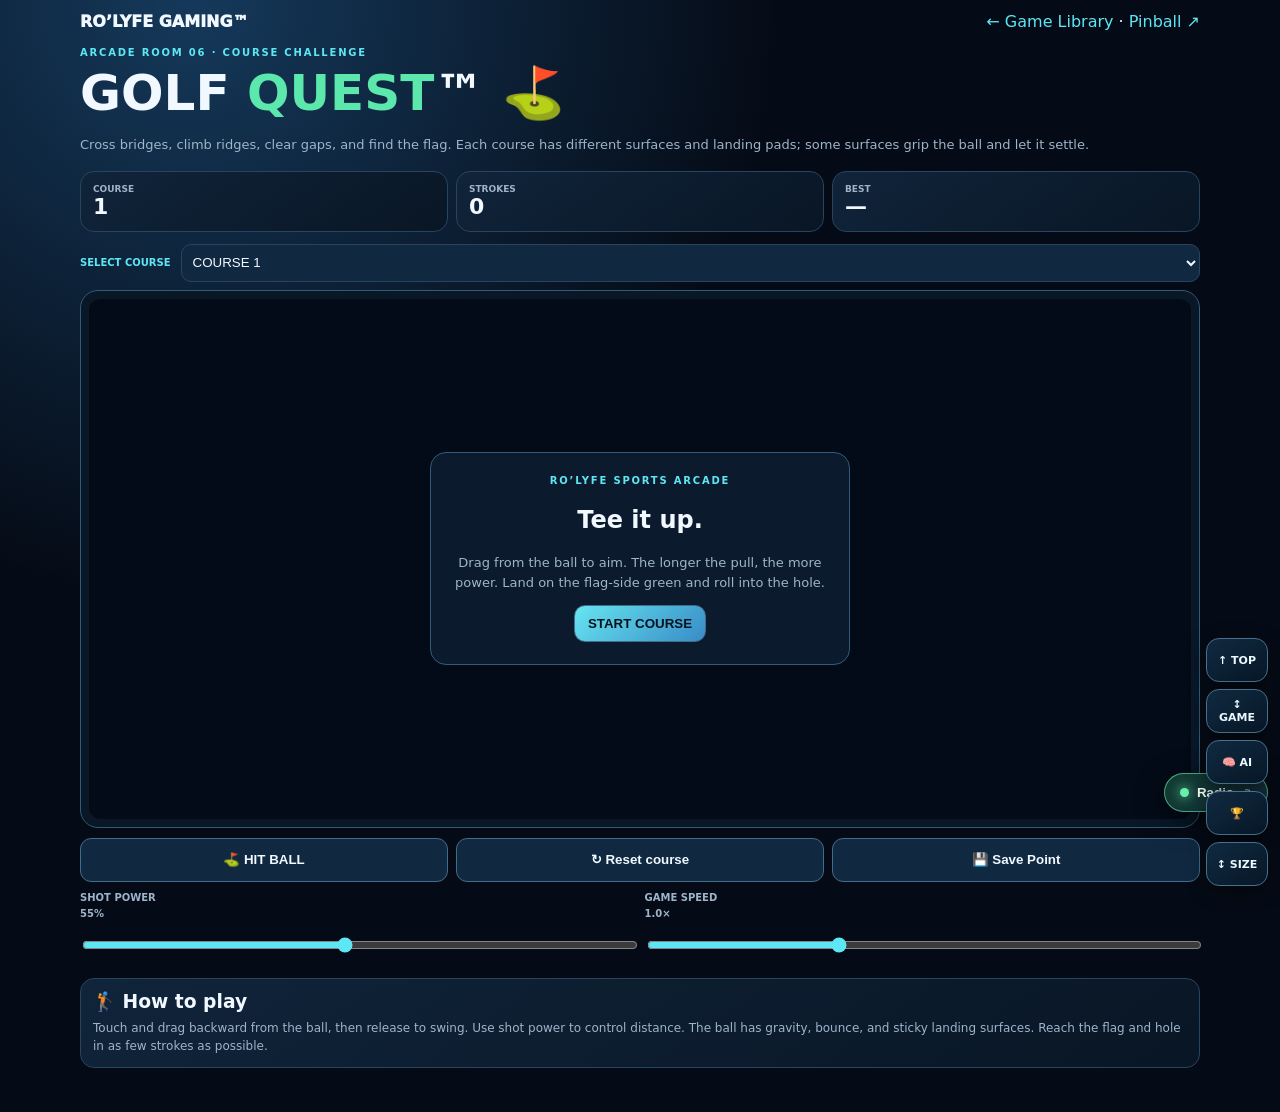
<file: games/golf-quest/index.html>
<!doctype html><html lang="en"><head><meta charset="utf-8"><meta name="viewport" content="width=device-width,initial-scale=1,viewport-fit=cover"><meta name="theme-color" content="#07101d"><title>RO’Lyfe Golf Quest™</title>
<style>
:root{color-scheme:dark;--bg:#050b16;--line:#29445f;--text:#f2f8ff;--muted:#9eb4ca;--cyan:#5de6f4;--green:#5ce8ad;--amber:#ffc66d}
*{box-sizing:border-box}html,body{margin:0;min-height:100%;background:var(--bg);color:var(--text);font-family:Inter,system-ui,sans-serif}body{background:radial-gradient(ellipse at 15% 0%,#15395b,transparent 38%),#050b16;overflow-x:hidden}.shell{width:min(1120px,calc(100% - 20px));margin:auto;padding:12px 0 42px}.top{display:flex;justify-content:space-between;gap:10px;flex-wrap:wrap}.top a{color:var(--cyan);text-decoration:none}.brand{font-weight:950;color:var(--text)!important}.hero{margin:16px 0}.eyebrow{font-size:10px;letter-spacing:.18em;color:var(--cyan);font-weight:900}.hero h1{font-size:clamp(30px,6vw,50px);margin:6px 0}.hero p{color:var(--muted);font-size:13px;line-height:1.5}.course-picker{display:flex;align-items:center;gap:10px;margin:8px 0;color:var(--cyan);font-size:10px;font-weight:900}.course-picker select{flex:1;min-height:38px;border:1px solid var(--line);border-radius:10px;background:#102941;color:var(--text);padding:7px}
.stats{display:grid;grid-template-columns:repeat(3,1fr);gap:8px;margin:12px 0}.stat,.panel{border:1px solid var(--line);border-radius:14px;background:linear-gradient(145deg,#10243a,#091625);padding:12px}.stat small{display:block;color:var(--muted);font-size:9px;font-weight:900}.stat b{font-size:22px}.stage{position:relative;border:1px solid #315b78;border-radius:18px;padding:8px;background:#091727}canvas{display:block;width:100%;height:clamp(340px,58svh,590px);border-radius:12px;background:#061321;touch-action:none}.overlay{position:absolute;inset:8px;display:grid;place-items:center;text-align:center;background:#030916c9;padding:18px;border-radius:12px}.overlay[hidden]{display:none}.overlay>div{max-width:420px;padding:22px;border:1px solid #315b78;border-radius:16px;background:#0b1b2d}.overlay p{color:var(--muted);font-size:13px;line-height:1.5}.btn,.toolbar button,.settings input{border:1px solid #426c88;border-radius:11px;padding:10px 13px;background:#102941;color:var(--text);font-weight:850}.btn.primary{background:linear-gradient(135deg,#66e5f0,#388cc7);color:#06131d}.toolbar{display:flex;gap:8px;flex-wrap:wrap;margin:10px 0}.toolbar button{flex:1;min-height:44px}.settings{display:grid;grid-template-columns:1fr 1fr;gap:9px;margin:10px 0}.settings label{display:grid;gap:5px;color:var(--muted);font-size:10px;font-weight:900}.settings input{width:100%;accent-color:var(--cyan)}.panel{margin-top:12px}.panel h3{margin:0 0 6px}.panel p{margin:0;color:var(--muted);font-size:12px;line-height:1.5}
@media(max-height:480px) and (orientation:landscape){canvas{height:67svh}.hero{margin:5px 0}.shell{padding-top:4px}}
</style><link rel="stylesheet" href="../../shared/landscape-playfield.css?v=20261119-1">
</head><body><div class="shell">
<header class="top"><a class="brand" href="../../">RO’LYFE GAMING™</a><nav><a href="../../">← Game Library</a> · <a href="../pinball/">Pinball ↗</a></nav></header>
<section class="hero"><div class="eyebrow">ARCADE ROOM 06 · COURSE CHALLENGE</div><h1>GOLF <span style="color:var(--green)">QUEST</span>™ ⛳</h1><p>Cross bridges, climb ridges, clear gaps, and find the flag. Each course has different surfaces and landing pads; some surfaces grip the ball and let it settle.</p></section>
<section class="stats"><div class="stat"><small>COURSE</small><b id="level">1</b></div><div class="stat"><small>STROKES</small><b id="strokes">0</b></div><div class="stat"><small>BEST</small><b id="best">—</b></div></section>
<label class="course-picker">SELECT COURSE <select id="courseSelect" aria-label="Select course"><option value="1">COURSE 1</option><option value="2">COURSE 2</option><option value="3">COURSE 3</option><option value="4">COURSE 4</option><option value="5">COURSE 5</option><option value="6">COURSE 6</option><option value="7">COURSE 7</option><option value="8">COURSE 8</option><option value="9">COURSE 9</option><option value="10">COURSE 10</option><option value="11">COURSE 11</option><option value="12">COURSE 12</option><option value="13">COURSE 13</option><option value="14">COURSE 14</option><option value="15">COURSE 15</option><option value="16">COURSE 16</option><option value="17">COURSE 17</option><option value="18">COURSE 18</option><option value="19">COURSE 19</option><option value="20">COURSE 20</option><option value="21">COURSE 21</option><option value="22">COURSE 22</option><option value="23">COURSE 23</option><option value="24">COURSE 24</option><option value="25">COURSE 25</option><option value="26">COURSE 26</option><option value="27">COURSE 27</option><option value="28">COURSE 28</option><option value="29">COURSE 29</option><option value="30">COURSE 30</option><option value="31">COURSE 31</option><option value="32">COURSE 32</option><option value="33">COURSE 33</option><option value="34">COURSE 34</option><option value="35">COURSE 35</option><option value="36">COURSE 36</option><option value="37">COURSE 37</option><option value="38">COURSE 38</option><option value="39">COURSE 39</option><option value="40">COURSE 40</option><option value="41">COURSE 41</option><option value="42">COURSE 42</option><option value="43">COURSE 43</option><option value="44">COURSE 44</option><option value="45">COURSE 45</option><option value="46">COURSE 46</option><option value="47">COURSE 47</option><option value="48">COURSE 48</option><option value="49">COURSE 49</option><option value="50">COURSE 50</option><option value="51">COURSE 51</option><option value="52">COURSE 52</option><option value="53">COURSE 53</option><option value="54">COURSE 54</option><option value="55">COURSE 55</option><option value="56">COURSE 56</option><option value="57">COURSE 57</option><option value="58">COURSE 58</option><option value="59">COURSE 59</option><option value="60">COURSE 60</option><option value="61">COURSE 61</option><option value="62">COURSE 62</option><option value="63">COURSE 63</option><option value="64">COURSE 64</option><option value="65">COURSE 65</option><option value="66">COURSE 66</option><option value="67">COURSE 67</option><option value="68">COURSE 68</option><option value="69">COURSE 69</option><option value="70">COURSE 70</option><option value="71">COURSE 71</option><option value="72">COURSE 72</option><option value="73">COURSE 73</option><option value="74">COURSE 74</option><option value="75">COURSE 75</option><option value="76">COURSE 76</option><option value="77">COURSE 77</option><option value="78">COURSE 78</option><option value="79">COURSE 79</option><option value="80">COURSE 80</option><option value="81">COURSE 81</option><option value="82">COURSE 82</option><option value="83">COURSE 83</option><option value="84">COURSE 84</option><option value="85">COURSE 85</option><option value="86">COURSE 86</option><option value="87">COURSE 87</option><option value="88">COURSE 88</option><option value="89">COURSE 89</option><option value="90">COURSE 90</option><option value="91">COURSE 91</option><option value="92">COURSE 92</option><option value="93">COURSE 93</option><option value="94">COURSE 94</option><option value="95">COURSE 95</option><option value="96">COURSE 96</option><option value="97">COURSE 97</option><option value="98">COURSE 98</option><option value="99">COURSE 99</option><option value="100">COURSE 100</option><option value="101">COURSE 101</option><option value="102">COURSE 102</option><option value="103">COURSE 103</option><option value="104">COURSE 104</option><option value="105">COURSE 105</option><option value="106">COURSE 106</option><option value="107">COURSE 107</option><option value="108">COURSE 108</option><option value="109">COURSE 109</option><option value="110">COURSE 110</option><option value="111">COURSE 111</option><option value="112">COURSE 112</option><option value="113">COURSE 113</option><option value="114">COURSE 114</option><option value="115">COURSE 115</option><option value="116">COURSE 116</option><option value="117">COURSE 117</option><option value="118">COURSE 118</option><option value="119">COURSE 119</option><option value="120">COURSE 120</option><option value="121">COURSE 121</option><option value="122">COURSE 122</option><option value="123">COURSE 123</option><option value="124">COURSE 124</option><option value="125">COURSE 125</option><option value="126">COURSE 126</option><option value="127">COURSE 127</option><option value="128">COURSE 128</option><option value="129">COURSE 129</option><option value="130">COURSE 130</option><option value="131">COURSE 131</option><option value="132">COURSE 132</option><option value="133">COURSE 133</option><option value="134">COURSE 134</option><option value="135">COURSE 135</option><option value="136">COURSE 136</option><option value="137">COURSE 137</option><option value="138">COURSE 138</option><option value="139">COURSE 139</option><option value="140">COURSE 140</option><option value="141">COURSE 141</option><option value="142">COURSE 142</option><option value="143">COURSE 143</option><option value="144">COURSE 144</option><option value="145">COURSE 145</option><option value="146">COURSE 146</option><option value="147">COURSE 147</option><option value="148">COURSE 148</option><option value="149">COURSE 149</option><option value="150">COURSE 150</option><option value="151">COURSE 151</option><option value="152">COURSE 152</option><option value="153">COURSE 153</option><option value="154">COURSE 154</option><option value="155">COURSE 155</option><option value="156">COURSE 156</option><option value="157">COURSE 157</option><option value="158">COURSE 158</option><option value="159">COURSE 159</option><option value="160">COURSE 160</option><option value="161">COURSE 161</option><option value="162">COURSE 162</option><option value="163">COURSE 163</option><option value="164">COURSE 164</option><option value="165">COURSE 165</option><option value="166">COURSE 166</option><option value="167">COURSE 167</option><option value="168">COURSE 168</option><option value="169">COURSE 169</option><option value="170">COURSE 170</option><option value="171">COURSE 171</option><option value="172">COURSE 172</option><option value="173">COURSE 173</option><option value="174">COURSE 174</option><option value="175">COURSE 175</option><option value="176">COURSE 176</option><option value="177">COURSE 177</option><option value="178">COURSE 178</option><option value="179">COURSE 179</option><option value="180">COURSE 180</option><option value="181">COURSE 181</option><option value="182">COURSE 182</option><option value="183">COURSE 183</option><option value="184">COURSE 184</option><option value="185">COURSE 185</option><option value="186">COURSE 186</option><option value="187">COURSE 187</option><option value="188">COURSE 188</option><option value="189">COURSE 189</option><option value="190">COURSE 190</option><option value="191">COURSE 191</option><option value="192">COURSE 192</option><option value="193">COURSE 193</option><option value="194">COURSE 194</option><option value="195">COURSE 195</option><option value="196">COURSE 196</option><option value="197">COURSE 197</option><option value="198">COURSE 198</option><option value="199">COURSE 199</option><option value="200">COURSE 200</option></select></label>
<section class="stage"><canvas id="course" aria-label="Golf Quest course"></canvas><div class="overlay" id="overlay"><div><div class="eyebrow">RO’LYFE SPORTS ARCADE</div><h2 id="title">Tee it up.</h2><p id="message">Drag from the ball to aim. The longer the pull, the more power. Land on the flag-side green and roll into the hole.</p><button class="btn primary" id="start">START COURSE</button></div></div></section>
<div class="toolbar"><button id="hit">⛳ HIT BALL</button><button id="reset">↻ Reset course</button><button id="saveCourse">💾 Save Point</button><button id="continueCourse" hidden>▶ Continue</button><button id="next" hidden>Next course →</button></div>
<div class="settings"><label>SHOT POWER <span id="powerText">55%</span><input id="power" type="range" min="15" max="100" value="55"></label><label>GAME SPEED <span id="speedText">1.0×</span><input id="speed" type="range" min=".7" max="1.6" step=".1" value="1"></label></div>
<section class="panel"><h3>🏌️ How to play</h3><p>Touch and drag backward from the ball, then release to swing. Use shot power to control distance. The ball has gravity, bounce, and sticky landing surfaces. Reach the flag and hole in as few strokes as possible.</p></section>
</div>
<script>
(function(){
"use strict";const $=id=>document.getElementById(id),canvas=$("course"),ctx=canvas.getContext("2d");
let w=0,h=0,dpr=1,raf=0,last=0,active=false,drag=null,level=1,strokes=0,best=0,speed=1,power=55,ball={x:40,y:0,vx:0,vy:0,r:8,rest:true},platforms=[],hole={x:0,y:0},flag={x:0,y:0},aim=null,won=false;checkpointIndex=0;
try{best=Number(localStorage.getItem("rolyfe_golf_best_v1")||0)||0}catch(e){}
const saveKey="rolyfe_golf_quest_save_v1";
const layouts=[[[0,.76,.27],[.31,.62,.22],[.57,.72,.18],[.79,.52,.21]],[[0,.7,.2],[.23,.48,.2],[.49,.66,.18],[.72,.42,.28]],[[0,.8,.24],[.27,.57,.17],[.48,.36,.17],[.68,.56,.32]],[[0,.66,.2],[.22,.8,.2],[.44,.54,.2],[.68,.34,.32]],[[0,.8,.2],[.2,.56,.2],[.43,.74,.18],[.64,.42,.36]]];
function layoutFor(n){if(n<=layouts.length)return layouts[n-1];let seed=(n*9301+49297)%233280;const rnd=()=>{seed=(seed*9301+49297)%233280;return seed/233280};return Array.from({length:4},(_,i)=>[i*.25+rnd()*.045,.38+rnd()*.38,.17+rnd()*.13])}
function clamp(v,a,b){return Math.max(a,Math.min(b,v))}
function resize(){const r=canvas.getBoundingClientRect();dpr=Math.min(2,devicePixelRatio||1);canvas.width=Math.max(1,r.width*dpr);canvas.height=Math.max(1,r.height*dpr);ctx.setTransform(dpr,0,0,dpr,0,0);w=r.width;h=r.height;build();draw()}
function build(){platforms=layoutFor(level).map((v,i)=>({x:v[0]*w,y:v[1]*h,width:v[2]*w,height:13,sticky:i%2===0,bridge:i===1}));ball={x:platforms[0].x+35,y:platforms[0].y-10,vx:0,vy:0,r:8,rest:true};hole={x:Math.min(w-24,platforms[platforms.length-1].x+platforms[platforms.length-1].width-18),y:platforms[platforms.length-1].y-9};flag={x:hole.x+8,y:hole.y-45};won=false;hud()}
function hud(){$("level").textContent=level;$("strokes").textContent=strokes;$("best").textContent=best||"—";$("powerText").textContent=power+"%";$("speedText").textContent=speed.toFixed(1)+"×"}
function overlay(show,title,msg,button){$("overlay").hidden=!show;$("title").textContent=title;$("message").textContent=msg;$("start").textContent=button}
function launch(dx,dy){if(!active||!ball.rest)return;const mag=Math.hypot(dx,dy)||1,force=power/100*520;ball.vx=clamp(dx/mag*force,-force,force);ball.vy=-Math.abs(clamp(dy/mag*force,-force,force));ball.rest=false;strokes++;hud()}
function completeCourse(){
 if(won)return;
 won=true;active=false;ball.x=hole.x;ball.y=hole.y;ball.vx=0;ball.vy=0;ball.rest=true;
 window.ROLYFE_ARCADE_PROFILE?.award("Classic RO’Lyfe");
 try{localStorage.setItem("rolyfe_golf_max_course",String(Math.max(Number(localStorage.getItem("rolyfe_golf_max_course")||1),level+1)))}catch(e){}
 if(strokes<=3)window.ROLYFE_ARCADE_PROFILE?.award("Ace");
 if(level>=5)window.ROLYFE_ARCADE_PROFILE?.award("7Figures");
 if(!best||strokes<best){best=strokes;try{localStorage.setItem("rolyfe_golf_best_v1",String(best))}catch(e){}}
 $("next").hidden=false;overlay(true,"Course cleared!","You completed course "+level+" in "+strokes+" strokes. Advance to the next layout.","COURSE COMPLETE");hud();
}
function update(dt){
 if(ball.rest)return;
 const step=dt*speed;
 ball.vy+=760*step;ball.x+=ball.vx*step;ball.y+=ball.vy*step;
 ball.vx*=Math.pow(.988,step*60);ball.vy*=Math.pow(.997,step*60);
 const cupDx=hole.x-ball.x,cupDy=hole.y-ball.y,cupDist=Math.hypot(cupDx,cupDy);
 if(cupDist<72){ball.vx+=cupDx*step*5.5;ball.vy+=cupDy*step*5.5;}
 for(let i=0;i<platforms.length;i++){
  const p=platforms[i],inCupLane=i===platforms.length-1&&Math.abs(ball.x-hole.x)<38&&ball.y>hole.y-38&&ball.y<hole.y+34;
  if(inCupLane)continue;
  if(ball.x+ball.r>p.x&&ball.x-ball.r<p.x+p.width&&ball.y+ball.r>=p.y&&ball.y+ball.r<=p.y+Math.abs(ball.vy*step)+ball.r+3&&ball.vy>0){
   ball.y=p.y-ball.r;checkpointIndex=i;
   if(p.sticky){ball.vy=0;ball.vx=0;ball.rest=true}
   else{ball.vy=-Math.abs(ball.vy)*.42;ball.vx*=.78;if(Math.abs(ball.vy)<48){ball.vy=0;ball.vx=0;ball.rest=true}}
  }
 }
 if(Math.hypot(ball.x-hole.x,ball.y-hole.y)<38&&Math.hypot(ball.vx,ball.vy)<760){completeCourse();return}
 if(ball.x<ball.r){ball.x=ball.r;ball.vx=Math.abs(ball.vx)*.5}
 if(ball.x>w-ball.r){ball.x=w-ball.r;ball.vx=-Math.abs(ball.vx)*.5}
 if(ball.y>h+45){
  strokes++;const p=platforms[clamp(checkpointIndex,0,platforms.length-1)];
  ball={x:clamp(p.x+p.width*.55,ball.r,w-ball.r),y:p.y-ball.r-2,vx:0,vy:0,r:8,rest:true};
  hud();
 }
}
function draw(){if(!w||!h)return;ctx.clearRect(0,0,w,h);const bg=ctx.createLinearGradient(0,0,0,h);bg.addColorStop(0,"#0c2740");bg.addColorStop(1,"#06121e");ctx.fillStyle=bg;ctx.fillRect(0,0,w,h);ctx.fillStyle="#122c37";ctx.fillRect(0,h*.86,w,h*.14);
for(const p of platforms){ctx.fillStyle=p.sticky?"#42d8a4":"#8b9ab1";ctx.shadowColor=p.sticky?"#42d8a4":"#7893b2";ctx.shadowBlur=12;ctx.fillRect(p.x,p.y,p.width,p.height);ctx.shadowBlur=0;ctx.fillStyle="#1a473b";ctx.fillRect(p.x,p.y+p.height,p.width,5);if(p.bridge){ctx.strokeStyle="#e8bd73";ctx.setLineDash([5,5]);ctx.beginPath();ctx.moveTo(p.x,p.y-5);ctx.lineTo(p.x+p.width,p.y-5);ctx.stroke();ctx.setLineDash([])}}
ctx.strokeStyle="#f4d47a";ctx.lineWidth=3;ctx.beginPath();ctx.moveTo(flag.x,flag.y);ctx.lineTo(flag.x,flag.y+43);ctx.stroke();ctx.fillStyle="#ff6c7d";ctx.beginPath();ctx.moveTo(flag.x,flag.y);ctx.lineTo(flag.x+24,flag.y+8);ctx.lineTo(flag.x,flag.y+16);ctx.fill();ctx.fillStyle="#050b12";ctx.beginPath();ctx.arc(hole.x,hole.y,10,0,Math.PI*2);ctx.fill();ctx.fillStyle="#f5fdff";ctx.beginPath();ctx.arc(ball.x,ball.y,ball.r,0,Math.PI*2);ctx.fill();ctx.shadowColor="#fff";ctx.shadowBlur=10;ctx.strokeStyle="#fff";ctx.stroke();ctx.shadowBlur=0;
if(aim){ctx.strokeStyle="#65e7f1";ctx.setLineDash([5,5]);ctx.beginPath();ctx.moveTo(ball.x,ball.y);ctx.lineTo(ball.x+aim.dx*.7,ball.y+aim.dy*.7);ctx.stroke();ctx.setLineDash([])}
ctx.fillStyle="#d3e6f1";ctx.font="11px system-ui";ctx.fillText("COURSE "+level,12,18)}
function loop(now){if(!active)return;const dt=Math.min(.03,(now-last)/1000||0);last=now;update(dt*(window.ROLYFE_ARCADE_PROFILE?.getSpeed?.()||1));draw();if(active)raf=requestAnimationFrame(loop)}
function saveCourse(){const data={level,strokes,best};try{localStorage.setItem(saveKey,JSON.stringify(data));window.ROLYFE_ARCADE_PROFILE?.savePoint("golf-quest",data);$("continueCourse").hidden=false;$("saveCourse").textContent="✓ Saved";setTimeout(()=>$("saveCourse").textContent="💾 Save Point",1100)}catch(e){}}
function continueCourse(){try{const data=JSON.parse(localStorage.getItem(saveKey)||"null");if(!data)return;level=Math.max(1,data.level||1);strokes=data.strokes||0;best=data.best||best;build();active=true;overlay(false,"","","");last=performance.now();raf=requestAnimationFrame(loop);hud()}catch(e){}}
function pointerDown(e){if(!active||!ball.rest)return;const r=canvas.getBoundingClientRect();drag={x:e.clientX-r.left,y:e.clientY-r.top};canvas.setPointerCapture(e.pointerId)}
function pointerMove(e){if(!drag)return;const r=canvas.getBoundingClientRect();aim={dx:drag.x-(e.clientX-r.left),dy:drag.y-(e.clientY-r.top)};draw()}
function pointerUp(e){if(!drag)return;const r=canvas.getBoundingClientRect(),dx=drag.x-(e.clientX-r.left),dy=drag.y-(e.clientY-r.top);launch(dx,dy);drag=null;aim=null;draw();if(active){last=performance.now();raf=requestAnimationFrame(loop)}}
canvas.addEventListener("pointerdown",pointerDown);canvas.addEventListener("pointermove",pointerMove);canvas.addEventListener("pointerup",pointerUp);canvas.addEventListener("pointercancel",()=>{drag=null;aim=null});
$("start").addEventListener("click",()=>{active=true;overlay(false,"","","");last=performance.now();raf=requestAnimationFrame(loop)});$("hit").addEventListener("click",()=>{if(ball.rest){launch(-160,-220);if(active){last=performance.now();raf=requestAnimationFrame(loop)}}});$("reset").addEventListener("click",()=>{active=false;strokes=0;build();overlay(true,"Tee it up.","Drag from the ball backward to aim and release to swing.","START COURSE")});$("saveCourse").addEventListener("click",saveCourse);$("continueCourse").addEventListener("click",continueCourse);$("next").addEventListener("click",()=>{level++;$("courseSelect").value=String(level);strokes=0;build();$("next").hidden=true;overlay(true,"New course, new challenge.","The terrain has changed. Find a route to the flag.","START COURSE")});$("courseSelect").addEventListener("change",()=>{level=Number($("courseSelect").value);strokes=0;build();$("next").hidden=true;overlay(true,"Course "+level,"Choose your route and settle the ball near the cup. Every course can be selected from the menu.","PLAY COURSE")});$("power").addEventListener("input",()=>{power=Number($("power").value);hud()});$("speed").addEventListener("input",()=>{speed=Number($("speed").value);hud()});window.addEventListener("resize",resize);resize();overlay(true,"Tee it up.","Drag from the ball backward to aim and release to swing.","START COURSE");try{$("continueCourse").hidden=!localStorage.getItem(saveKey)}catch(e){}
})();
</script><script src="../../shared/arcade-controls.js"></script><script src="../../shared/radio-player.js"></script>
<script src="https://rolrichman.github.io/rolyfe-personal-trading-desk/shared/rolyfe-global-tools.js?v=20261115-5" defer></script>
</body></html>
</file>
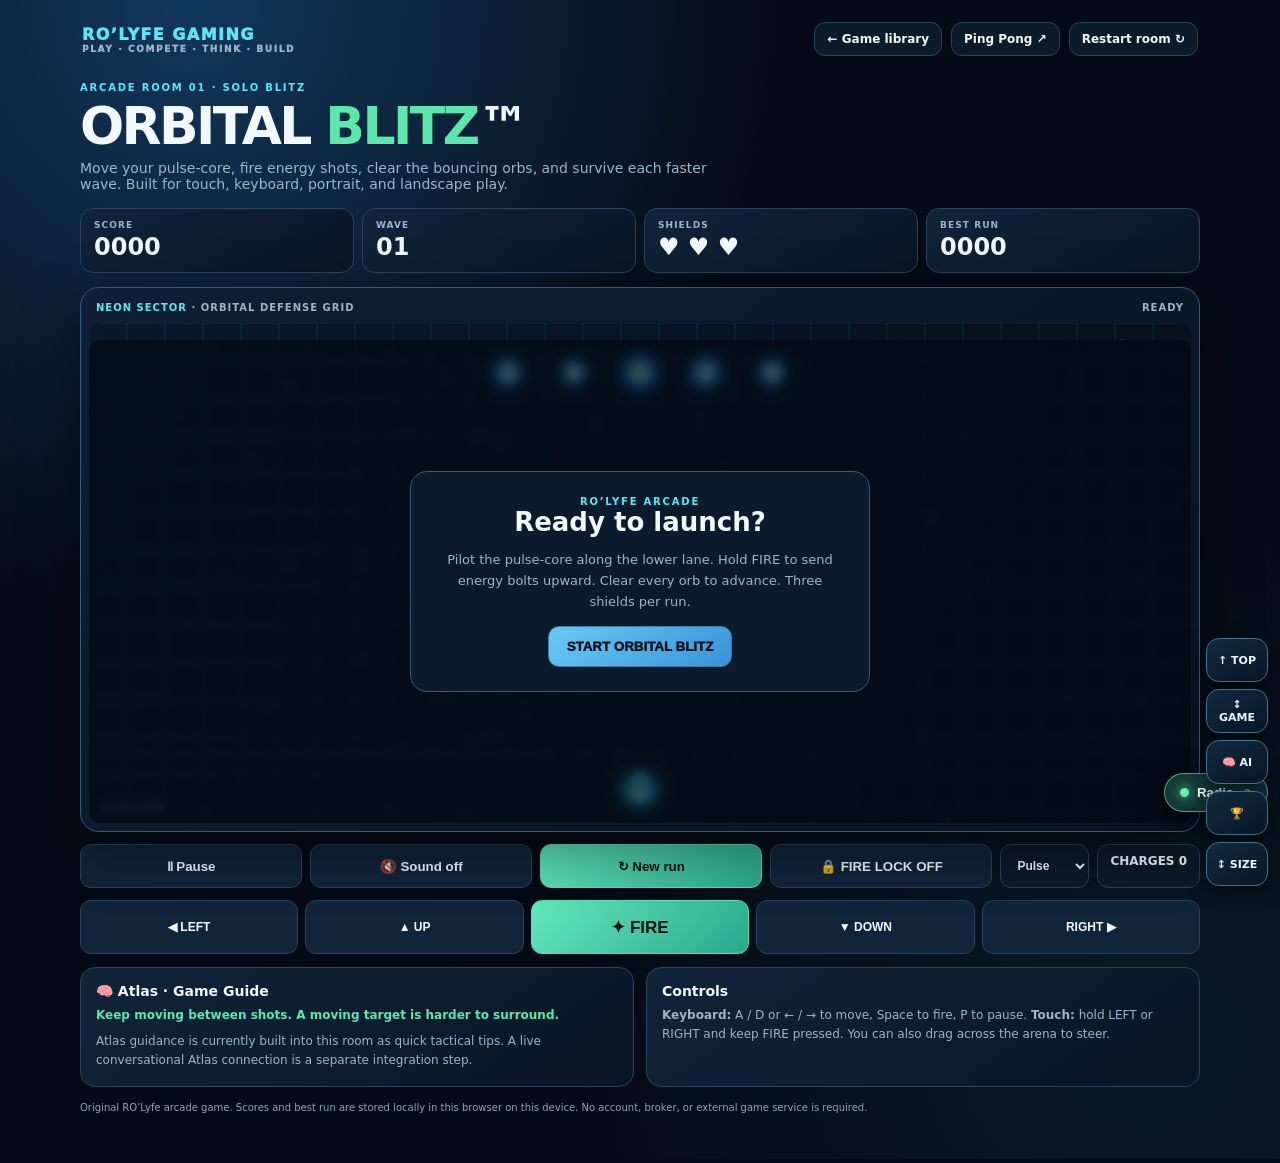
<file: games/orbital-blitz/index.html>
<!doctype html>
<html lang="en">
<head>
<meta charset="utf-8">
<meta name="viewport" content="width=device-width,initial-scale=1,viewport-fit=cover">
<meta name="theme-color" content="#07101d">
<meta name="description" content="RO’Lyfe Orbital Blitz — a mobile-first glowing-orb arcade game.">
<title>RO’Lyfe Orbital Blitz™</title>
<style>
:root{color-scheme:dark;--bg:#050b16;--panel:#0b192b;--panel2:#10243b;--line:#29445f;--text:#f2f8ff;--muted:#9eb4ca;--cyan:#5de6f4;--blue:#6db9ff;--green:#5ce8ad;--amber:#ffc66d;--red:#ff6e83}
*{box-sizing:border-box}html,body{margin:0;min-height:100%;background:var(--bg);color:var(--text);font-family:Inter,system-ui,-apple-system,Segoe UI,sans-serif}body{background:radial-gradient(ellipse at 15% 0%,#12385b 0,transparent 38%),radial-gradient(ellipse at 90% 90%,#123c4650 0,transparent 35%),#050b16;overflow-x:hidden}button,a{touch-action:manipulation}a{color:var(--cyan);text-decoration:none}.shell{width:min(1120px,calc(100% - 24px));margin:auto;padding:14px 0 34px}.top{display:flex;justify-content:space-between;align-items:center;gap:12px;flex-wrap:wrap;padding:8px 2px 14px}.brand{font-weight:950;letter-spacing:.09em}.brand small{display:block;color:var(--muted);font-size:9px;letter-spacing:.18em}.toplinks{display:flex;gap:9px;flex-wrap:wrap}.toplinks a,.toplinks button,.control{border:1px solid var(--line);background:#0c1a2a;color:var(--text);border-radius:11px;padding:9px 12px;font-weight:800;font-size:12px}.hero{display:flex;justify-content:space-between;align-items:end;gap:16px;margin:12px 0 16px}.eyebrow{color:var(--cyan);font-size:10px;font-weight:900;letter-spacing:.18em}.hero h1{font-size:clamp(30px,6vw,52px);line-height:1.02;letter-spacing:-.05em;margin:7px 0}.hero h1 span{color:var(--green)}.hero p{color:var(--muted);max-width:670px;margin:0;font-size:14px}.stats{display:grid;grid-template-columns:repeat(4,1fr);gap:8px;margin:14px 0}.stat{border:1px solid var(--line);border-radius:13px;background:linear-gradient(145deg,#10243a,#091625);padding:11px 13px;min-width:0}.stat span{display:block;color:var(--muted);font-size:9px;letter-spacing:.12em;font-weight:900}.stat b{display:block;font-size:clamp(17px,3vw,24px);font-variant-numeric:tabular-nums;margin-top:3px}.arena-wrap{border:1px solid #315b78;border-radius:19px;padding:8px;background:linear-gradient(145deg,#0d2035,#071321);box-shadow:0 18px 60px #0007;position:relative}.arena-head{display:flex;justify-content:space-between;align-items:center;gap:8px;padding:6px 7px 10px;color:var(--muted);font-size:10px;font-weight:800;letter-spacing:.1em}.arena-head b{color:var(--cyan)}canvas{display:block;width:100%;height:clamp(310px,56svh,560px);border-radius:12px;background:#050d1c;touch-action:none}.arena-overlay{position:absolute;inset:52px 8px 8px;display:grid;place-items:center;border-radius:12px;background:#040a14b8;backdrop-filter:blur(5px);padding:20px;text-align:center}.arena-overlay[hidden]{display:none}.overlay-card{max-width:460px;padding:24px;border:1px solid #315b78;border-radius:17px;background:#0b1b2d}.overlay-card h2{margin:0 0 7px;font-size:26px}.overlay-card p{color:var(--muted);font-size:13px;line-height:1.6}.btn{border:1px solid #4b7898;border-radius:11px;background:linear-gradient(135deg,#69c9f4,#3994d9);color:#05121e;padding:12px 18px;font-weight:950;cursor:pointer}.btn.secondary{background:#112b43;color:var(--text);border-color:#355b77}.toolbar{display:flex;gap:8px;flex-wrap:wrap;margin:12px 0}.toolbar button,.mobile-controls button{flex:1;min-height:44px;border:1px solid var(--line);border-radius:11px;background:#10243a;color:var(--text);font-weight:900}.toolbar button.primary,.mobile-controls button.fire{background:linear-gradient(135deg,#63e8bc,#29a98d);border-color:#57e1b8;color:#03140f}.toolbar button:active,.mobile-controls button:active{transform:scale(.98)}.mobile-controls{display:grid;grid-template-columns:repeat(5,minmax(0,1fr));gap:7px;margin:10px 0}.mobile-controls button{min-height:54px;font-size:12px;touch-action:none;user-select:none}.mobile-controls .fire{font-size:17px}.lower{display:grid;grid-template-columns:1fr 1fr;gap:12px;margin-top:13px}.panel{border:1px solid var(--line);border-radius:15px;background:linear-gradient(145deg,#10243a,#091625);padding:15px}.panel h3{margin:0 0 7px;font-size:14px}.panel p{margin:0;color:var(--muted);font-size:12px;line-height:1.6}.guide{color:var(--green)!important;font-weight:750}.note{font-size:10px;color:#8ca5bb;margin-top:13px;line-height:1.5}.hidden{display:none!important}button:focus-visible,a:focus-visible{outline:2px solid var(--amber);outline-offset:3px}
@media(max-width:620px){.shell{width:min(100% - 16px,1120px);padding-top:6px}.hero{display:block}.hero .eyebrow{margin-top:6px}.stats{grid-template-columns:repeat(4,minmax(0,1fr));gap:5px}.stat{padding:9px 8px}.stat span{font-size:8px;letter-spacing:.06em}.stat b{font-size:17px}.arena-wrap{padding:6px}.arena-head{font-size:9px}.arena-overlay{inset:46px 6px 6px}.lower{grid-template-columns:1fr}.toplinks a,.toplinks button{padding:8px 9px}.mobile-controls button{min-height:60px}}
@media(max-height:520px) and (orientation:landscape){canvas{height:57svh}.shell{padding-top:5px}.hero{margin:4px 0 8px}.hero h1{font-size:30px}.stats{margin:7px 0}.stat{padding:6px 10px}.mobile-controls button{min-height:42px}}
</style>
<link rel="stylesheet" href="../../shared/landscape-playfield.css?v=20261119-1">
</head>
<body>
<div class="shell">
<header class="top">
  <a class="brand" href="../../"><span>RO’LYFE GAMING</span><small>PLAY · COMPETE · THINK · BUILD</small></a>
  <nav class="toplinks"><a href="../../">← Game library</a><a href="../ping-pong/">Ping Pong ↗</a><a href="./">Restart room ↻</a></nav>
</header>
<section class="hero">
  <div><div class="eyebrow">ARCADE ROOM 01 · SOLO BLITZ</div><h1>ORBITAL <span>BLITZ</span>™</h1><p>Move your pulse-core, fire energy shots, clear the bouncing orbs, and survive each faster wave. Built for touch, keyboard, portrait, and landscape play.</p></div>
</section>
<section class="stats" aria-label="Game statistics">
  <div class="stat"><span>SCORE</span><b id="score">0000</b></div>
  <div class="stat"><span>WAVE</span><b id="wave">01</b></div>
  <div class="stat"><span>SHIELDS</span><b id="lives">♥ ♥ ♥</b></div>
  <div class="stat"><span>BEST RUN</span><b id="best">0000</b></div>
</section>
<section class="arena-wrap">
  <div class="arena-head"><span><b>NEON SECTOR</b> · ORBITAL DEFENSE GRID</span><span id="stateLabel">READY</span></div>
  <canvas id="arena" aria-label="Orbital Blitz game arena"></canvas>
  <div class="arena-overlay" id="overlay">
    <div class="overlay-card"><div class="eyebrow">RO’LYFE ARCADE</div><h2 id="overlayTitle">Ready to launch?</h2><p id="overlayText">Pilot the pulse-core along the lower lane. Hold FIRE to send energy bolts upward. Clear every orb to advance. Three shields per run.</p><button class="btn" id="startBtn">START ORBITAL BLITZ</button></div>
  </div>
</section>
<div class="toolbar">
  <button id="pauseBtn">Ⅱ Pause</button><button id="soundBtn">🔇 Sound off</button><button id="restartBtn" class="primary">↻ New run</button><button id="fireLockBtn" aria-pressed="false">🔒 FIRE LOCK OFF</button><select id="weaponSelect" class="control" aria-label="Select special weapon"><option value="pulse">Pulse</option><option value="laser">Laser</option><option value="plasma">Plasma</option></select><span id="weaponCharges" class="control">CHARGES 0</span>
</div>
<div class="mobile-controls" aria-label="Touch game controls">
  <button id="leftBtn" aria-label="Move left">◀ LEFT</button><button id="upBtn" aria-label="Move up">▲ UP</button><button id="fireBtn" class="fire" aria-label="Fire energy bolts">✦ FIRE</button><button id="downBtn" aria-label="Move down">▼ DOWN</button><button id="rightBtn" aria-label="Move right">RIGHT ▶</button>
</div>
<section class="lower">
  <article class="panel"><h3>🧠 Atlas · Game Guide</h3><p class="guide" id="guideTip">Keep moving between shots. A moving target is harder to surround.</p><p style="margin-top:7px">Atlas guidance is currently built into this room as quick tactical tips. A live conversational Atlas connection is a separate integration step.</p></article>
  <article class="panel"><h3>Controls</h3><p><b>Keyboard:</b> A / D or ← / → to move, Space to fire, P to pause. <b>Touch:</b> hold LEFT or RIGHT and keep FIRE pressed. You can also drag across the arena to steer.</p></article>
</section>
<p class="note">Original RO’Lyfe arcade game. Scores and best run are stored locally in this browser on this device. No account, broker, or external game service is required.</p>
</div>
<script>
(function(){
"use strict";
const canvas=document.getElementById("arena"),ctx=canvas.getContext("2d");
const el=id=>document.getElementById(id);
let w=0,h=0,dpr=1,raf=0,last=0,active=false,paused=false,over=false,sound=false,audio=null;
let score=0,wave=1,lives=3,player={x:0,y:0,r:13,speed:0},shots=[],enemyShots=[],orbs=[],particles=[],stars=[];
let fireHeld=false,fireLocked=false,moveLeft=false,moveRight=false,moveUp=false,moveDown=false,pointerDown=false,pointerId=null,lastFire=0,lastEnemyFire=0,guideIndex=0,powerups=[],shield=0,weaponCharges=0,weaponType="pulse";
try{weaponType=localStorage.getItem("rolyfe_orbital_weapon_v1")||"pulse"}catch(e){}
const tips=["Keep moving between shots. A moving target is harder to surround.","Clear a side lane before the orb group crowds the arena.","Watch the enemy glow: a bright pulse usually means a shot is coming.","Save your last shield. Do not chase a single orb into a corner."];
const bestKey="rolyfe_orbital_blitz_best_v1";
let best=0;try{best=Number(localStorage.getItem(bestKey)||0)||0}catch(e){}
function clamp(v,a,b){return Math.max(a,Math.min(b,v))}
function beep(freq=520,duration=.07,type="sine"){if(!sound)return;try{audio=audio||new(window.AudioContext||window.webkitAudioContext)();const o=audio.createOscillator(),g=audio.createGain();o.type=type;o.frequency.value=freq;g.gain.setValueAtTime(.04,audio.currentTime);g.gain.exponentialRampToValueAtTime(.001,audio.currentTime+duration);o.connect(g);g.connect(audio.destination);o.start();o.stop(audio.currentTime+duration)}catch(e){}}
function resize(){const r=canvas.getBoundingClientRect();dpr=Math.min(2,window.devicePixelRatio||1);canvas.width=Math.max(1,Math.round(r.width*dpr));canvas.height=Math.max(1,Math.round(r.height*dpr));ctx.setTransform(dpr,0,0,dpr,0,0);w=r.width;h=r.height;player.y=clamp(player.y||h-34,player.r+8,h-player.r-8);player.x=clamp(player.x||w/2,22,w-22);if(!stars.length)stars=Array.from({length:90},()=>({x:Math.random()*w,y:Math.random()*h,a:.18+Math.random()*.6,r:Math.random()*1.5+.3}));draw()}
function setOverlay(show,title,text,button){el("overlay").hidden=!show;el("overlayTitle").textContent=title;el("overlayText").textContent=text;el("startBtn").textContent=button}
function updateHud(){el("score").textContent=String(score).padStart(4,"0");el("wave").textContent=String(wave).padStart(2,"0");el("lives").textContent=(lives?("♥ ".repeat(lives)).trim():"—")+(shield?"  ◈"+shield:"");el("best").textContent=String(best).padStart(4,"0");el("weaponCharges").textContent="CHARGES "+weaponCharges;el("stateLabel").textContent=over?"GAME OVER":paused?"PAUSED":active?"IN FLIGHT":"READY"}
function makeWave(){orbs=[];shots=[];enemyShots=[];powerups=[];const count=Math.min(4+wave,14),rows=Math.ceil(count/7),cols=Math.min(count,7);for(let i=0;i<count;i++){const row=Math.floor(i/7),col=i%7,spacing=Math.min(66,(w-70)/Math.max(1,cols-1));orbs.push({x:Math.max(27,(w-(cols-1)*spacing)/2)+col*spacing,y:50+row*62,r:13+Math.random()*5,vx:(Math.random()>.5?1:-1)*(65+wave*7+Math.random()*25),vy:25+wave*4+Math.random()*14,phase:Math.random()*6,hit:0})}lastEnemyFire=performance.now();updateHud()}
function reset(){score=0;wave=1;lives=3;shots=[];enemyShots=[];powerups=[];shield=0;weaponCharges=0;particles=[];player={x:w/2,y:h-34,r:13,speed:0};pointerDown=false;pointerId=null;active=false;paused=false;over=false;fireHeld=false;moveLeft=false;moveRight=false;makeWave();updateHud();setOverlay(true,"Ready to launch?","Pilot the pulse-core along the lower lane. Hold FIRE to send energy bolts upward. Clear every orb to advance. Three shields per run.","START ORBITAL BLITZ");el("pauseBtn").textContent="Ⅱ Pause"}
function start(){if(over)reset();window.ROLYFE_ARCADE_PROFILE?.award("Classic RO’Lyfe");active=true;paused=false;over=false;setOverlay(false,"","", "START");last=performance.now();el("pauseBtn").textContent="Ⅱ Pause";updateHud();cancelAnimationFrame(raf);raf=requestAnimationFrame(loop)}
function pause(){if(!active||over)return;paused=!paused;el("pauseBtn").textContent=paused?"▶ Resume":"Ⅱ Pause";el("stateLabel").textContent=paused?"PAUSED":"IN FLIGHT";if(!paused){last=performance.now();raf=requestAnimationFrame(loop)}}
function finish(){active=false;over=true;paused=false;fireHeld=false;if(score>=500)window.ROLYFE_ARCADE_PROFILE?.award("Ace");if(wave>=5)window.ROLYFE_ARCADE_PROFILE?.award("7Figures");if(score>best){best=score;try{localStorage.setItem(bestKey,String(best))}catch(e){}}updateHud();setOverlay(true,"Run complete","You scored "+score+". Your best run on this device is "+best+". Launch again and try to clear one more wave.","PLAY AGAIN");beep(160,.35,"triangle")}
function spawnBurst(x,y,color){for(let i=0;i<12;i++){const a=Math.random()*Math.PI*2,spd=25+Math.random()*120;particles.push({x,y,vx:Math.cos(a)*spd,vy:Math.sin(a)*spd,life:.35+Math.random()*.45,max:.8,color})}}
function shoot(now){if(!active||paused||over||now-lastFire<170)return;const charged=weaponCharges>0;let r=4,vy=-430,color="#63f4c3";if(charged){weaponCharges--;r=weaponType==="plasma"?8:weaponType==="laser"?6:5;vy=weaponType==="plasma"?-520:weaponType==="laser"?-650:-500;color=weaponType==="plasma"?"#ff9d63":weaponType==="laser"?"#79f3ff":"#b5a4ff"}shots.push({x:player.x,y:player.y-14,vy,r,color});lastFire=now;updateHud();beep(charged?920:660,.045,"square")}
function hitPlayer(){if(shield>0){shield--;spawnBurst(player.x,player.y,"#5de6f4");updateHud();beep(980,.12);return}lives--;spawnBurst(player.x,player.y,"#ff6e83");beep(180,.2,"sawtooth");if(lives<=0){finish()}else{player.x=w/2;enemyShots=[];updateHud();guideIndex=(guideIndex+1)%tips.length;el("guideTip").textContent=tips[guideIndex]}}
function update(dt,now){
const direction=(moveRight?1:0)-(moveLeft?1:0);if(direction)player.x+=direction*330*dt;
player.x=clamp(player.x,player.r+6,w-player.r-6);
if(fireHeld||fireLocked)shoot(now);
for(const s of shots)s.y+=s.vy*dt;shots=shots.filter(s=>s.y>-20);
for(const s of enemyShots){s.y+=s.vy*dt;s.x+=s.vx*dt}
enemyShots=enemyShots.filter(s=>s.y<h+20);
for(const o of orbs){o.x+=o.vx*dt;o.y+=o.vy*dt+Math.sin(now/500+o.phase)*7*dt;if(o.x<o.r+8){o.x=o.r+8;o.vx=Math.abs(o.vx)}if(o.x>w-o.r-8){o.x=w-o.r-8;o.vx=-Math.abs(o.vx)}if(o.y>h*.64){o.y=h*.64;o.vy=-Math.abs(o.vy)*.9}if(o.y<25){o.y=25;o.vy=Math.abs(o.vy)}if(o.hit>0)o.hit-=dt}
if(now-lastEnemyFire>Math.max(650,1600-wave*95)&&orbs.length){const shooter=orbs[Math.floor(Math.random()*orbs.length)];enemyShots.push({x:shooter.x,y:shooter.y+10,vy:180+wave*8,vx:(player.x-shooter.x)*.08,r:4});lastEnemyFire=now;beep(260,.05,"triangle")}
for(let i=shots.length-1;i>=0;i--){const s=shots[i];let collided=false;for(let j=orbs.length-1;j>=0;j--){const o=orbs[j],dx=s.x-o.x,dy=s.y-o.y;if(dx*dx+dy*dy<(s.r+o.r)*(s.r+o.r)){spawnBurst(o.x,o.y,"#5de6f4");score+=10+wave*2;orbs.splice(j,1);shots.splice(i,1);if(Math.random()<.18)powerups.push({x:o.x,y:o.y,vy:92,type:Math.random()<.58?"shield":"weapon"});collided=true;beep(820,.07);break}}if(collided)continue}
for(let i=enemyShots.length-1;i>=0;i--){const s=enemyShots[i],dx=s.x-player.x,dy=s.y-player.y;if(dx*dx+dy*dy<(s.r+player.r)*(s.r+player.r)){enemyShots.splice(i,1);hitPlayer();if(over)return}}
for(let i=powerups.length-1;i>=0;i--){const p=powerups[i];p.y+=p.vy*dt;if(Math.hypot(p.x-player.x,p.y-player.y)<player.r+12){if(p.type==="shield")shield=Math.min(3,shield+1);else weaponCharges=Math.min(20,weaponCharges+5);powerups.splice(i,1);beep(980,.12);updateHud()}else if(p.y>h+20)powerups.splice(i,1)}
for(let i=particles.length-1;i>=0;i--){const p=particles[i];p.x+=p.vx*dt;p.y+=p.vy*dt;p.vx*=.97;p.vy*=.97;p.life-=dt;if(p.life<=0)particles.splice(i,1)}
if(orbs.length===0){wave++;if(wave%5===0&&lives<5){lives++;el("guideTip").textContent="EXTRA LIFE! Wave "+wave+" reached. Keep the ship moving.";beep(1100,.18)}guideIndex=(guideIndex+1)%tips.length;el("guideTip").textContent=tips[guideIndex];makeWave();beep(900,.12)}
if(score>best){best=score;el("best").textContent=String(best).padStart(4,"0")}
updateHud()
}
function glow(x,y,r,color,blur=16){ctx.save();ctx.shadowColor=color;ctx.shadowBlur=blur;ctx.fillStyle=color;ctx.beginPath();ctx.arc(x,y,r,0,Math.PI*2);ctx.fill();ctx.restore()}
function draw(now=0){
if(!w||!h)return;ctx.clearRect(0,0,w,h);const bg=ctx.createLinearGradient(0,0,w,h);bg.addColorStop(0,"#071a30");bg.addColorStop(.55,"#071322");bg.addColorStop(1,"#07101e");ctx.fillStyle=bg;ctx.fillRect(0,0,w,h);
for(const st of stars){ctx.globalAlpha=st.a;ctx.fillStyle="#c3edff";ctx.beginPath();ctx.arc(st.x,st.y,st.r,0,Math.PI*2);ctx.fill()}ctx.globalAlpha=1;
ctx.strokeStyle="#2b86ab33";ctx.lineWidth=1;for(let x=0;x<w;x+=38){ctx.beginPath();ctx.moveTo(x,0);ctx.lineTo(x,h);ctx.stroke()}for(let y=0;y<h;y+=38){ctx.beginPath();ctx.moveTo(0,y);ctx.lineTo(w,y);ctx.stroke()}
ctx.strokeStyle="#53dbea55";ctx.setLineDash([5,8]);ctx.beginPath();ctx.moveTo(8,h-70);ctx.lineTo(w-8,h-70);ctx.stroke();ctx.setLineDash([]);
for(const o of orbs){const pulse=1+Math.sin(now/180+o.phase)*.09;glow(o.x,o.y,o.r*pulse,"#187fce",13);ctx.beginPath();ctx.arc(o.x,o.y,o.r*.55,0,Math.PI*2);ctx.fillStyle="#9af7ff";ctx.fill();ctx.strokeStyle="#eaffff";ctx.lineWidth=1.2;ctx.stroke()}
for(const s of shots)glow(s.x,s.y,s.r,s.color||"#63f4c3",13);
for(const s of enemyShots)glow(s.x,s.y,s.r,"#ff748b",13);
for(const p of powerups){glow(p.x,p.y,8,p.type==="shield"?"#5de6f4":"#b5a4ff",15);ctx.fillStyle="#04111c";ctx.font="bold 9px system-ui";ctx.textAlign="center";ctx.fillText(p.type==="shield"?"S":"W",p.x,p.y+3)}
for(const p of particles){ctx.globalAlpha=clamp(p.life/p.max,0,1);glow(p.x,p.y,2.1,p.color,8)}ctx.globalAlpha=1;
glow(player.x,player.y,player.r+4,"#21c7ef",17);ctx.beginPath();ctx.moveTo(player.x,player.y-player.r-5);ctx.lineTo(player.x-player.r*.72,player.y+player.r*.75);ctx.lineTo(player.x+player.r*.72,player.y+player.r*.75);ctx.closePath();ctx.fillStyle="#b5faff";ctx.fill();ctx.strokeStyle="#53e9ff";ctx.lineWidth=2;ctx.stroke();
ctx.fillStyle="#91b8d1";ctx.font="10px system-ui";ctx.fillText("PULSE-CORE",12,h-12)}
function loop(now){if(!active||paused||over)return;const dt=Math.min(.035,(now-last)/1000||0);last=now;update(dt*(window.ROLYFE_ARCADE_PROFILE?.getSpeed?.()||1),now);draw(now);if(active&&!paused&&!over)raf=requestAnimationFrame(loop)}
function setMove(which,on){if(which==="left")moveLeft=on;if(which==="right")moveRight=on;if(which==="up")moveUp=on;if(which==="down")moveDown=on;if(which==="fire")fireHeld=on}
function bindHold(id,which){const b=el(id);b.addEventListener("pointerdown",e=>{e.preventDefault();b.setPointerCapture(e.pointerId);setMove(which,true)});["pointerup","pointercancel","lostpointercapture"].forEach(evt=>b.addEventListener(evt,()=>setMove(which,false)))}
bindHold("leftBtn","left");bindHold("rightBtn","right");bindHold("upBtn","up");bindHold("downBtn","down");bindHold("fireBtn","fire");
canvas.addEventListener("pointerdown",e=>{if(!active||paused||over)return;e.preventDefault();pointerDown=true;pointerId=e.pointerId;canvas.setPointerCapture(e.pointerId);const rect=canvas.getBoundingClientRect();player.x=clamp(e.clientX-rect.left,player.r,w-player.r);player.y=clamp(e.clientY-rect.top,player.r,h-player.r);setMove("fire",true)});
canvas.addEventListener("pointermove",e=>{if(!pointerDown||e.pointerId!==pointerId||!active||paused||over)return;e.preventDefault();const rect=canvas.getBoundingClientRect();player.x=clamp(e.clientX-rect.left,player.r,w-player.r);player.y=clamp(e.clientY-rect.top,player.r,h-player.r)});
["pointerup","pointercancel","lostpointercapture"].forEach(evt=>canvas.addEventListener(evt,e=>{if(pointerId===e.pointerId){pointerDown=false;pointerId=null;setMove("fire",false)}}));
window.addEventListener("keydown",e=>{if(["ArrowLeft","ArrowRight"," "].includes(e.key))e.preventDefault();if(e.key==="ArrowLeft"||e.key.toLowerCase()==="a")moveLeft=true;if(e.key==="ArrowRight"||e.key.toLowerCase()==="d")moveRight=true;if(e.key==="ArrowUp"||e.key.toLowerCase()==="w")moveUp=true;if(e.key==="ArrowDown"||e.key.toLowerCase()==="s")moveDown=true;if(e.code==="Space")fireHeld=true;if(e.key.toLowerCase()==="p")pause()});
window.addEventListener("keyup",e=>{if(e.key==="ArrowLeft"||e.key.toLowerCase()==="a")moveLeft=false;if(e.key==="ArrowRight"||e.key.toLowerCase()==="d")moveRight=false;if(e.code==="Space")fireHeld=false});
el("startBtn").addEventListener("click",start);el("restartBtn").addEventListener("click",()=>{reset();start()});el("pauseBtn").addEventListener("click",pause);el("soundBtn").addEventListener("click",()=>{sound=!sound;el("soundBtn").textContent=sound?"🔊 Sound on":"🔇 Sound off";beep()});
el("weaponSelect").value=weaponType;el("weaponSelect").addEventListener("change",()=>{weaponType=el("weaponSelect").value;try{localStorage.setItem("rolyfe_orbital_weapon_v1",weaponType)}catch(e){}el("guideTip").textContent="Selected special weapon: "+weaponType.toUpperCase()+". Collect W drops to charge it."});
el("fireLockBtn").addEventListener("click",()=>{fireLocked=!fireLocked;el("fireLockBtn").textContent=fireLocked?"🔒 FIRE LOCK ON":"🔒 FIRE LOCK OFF";el("fireLockBtn").setAttribute("aria-pressed",String(fireLocked));el("guideTip").textContent=fireLocked?"Auto-fire locked on. Steer LEFT or RIGHT while energy shots continue automatically.":"Fire lock is off. Hold FIRE to shoot manually."});
window.addEventListener("resize",resize);document.addEventListener("visibilitychange",()=>{if(document.hidden&&active&&!paused)pause()});
resize();reset();updateHud();
})();
</script>
<script src="../../shared/arcade-controls.js"></script>
<script src="../../shared/radio-player.js"></script>
<script src="https://rolrichman.github.io/rolyfe-personal-trading-desk/shared/rolyfe-global-tools.js?v=20261115-5" defer></script>
</body>
</html>
</file>
<file: rol-engine-identity.css>
/* RO'Lyfe engine identity — contained hero visuals, never a full-page background. */
.rol-engine-hero{position:relative;isolation:isolate}
.rol-engine-hero> :not(.rol-engine-visual):not(.rol-motion-toggle),
.rol-engine-hero .hero-art> :not(.rol-engine-visual),
.rol-engine-hero .hero-panel> :not(.rol-engine-visual),
.rol-engine-hero .hero-card> :not(.rol-engine-visual){position:relative;z-index:1}
.rol-engine-hero .hero-art,.rol-engine-hero .hero-panel,.rol-engine-hero .hero-card{position:relative;isolation:isolate;overflow:hidden}
.rol-engine-visual{position:absolute;inset:0;z-index:0;overflow:hidden;pointer-events:none;border-radius:inherit;opacity:.94;
  background:radial-gradient(circle at 52% 45%,color-mix(in srgb,var(--rol-a) 35%,transparent),transparent 42%),
             radial-gradient(circle at 78% 18%,color-mix(in srgb,var(--rol-b) 23%,transparent),transparent 34%),
             linear-gradient(140deg,#09121d 0%,#0c1621 58%,#10121b 100%)}
.rol-engine-visual:before{content:"";position:absolute;inset:8%;border:1px solid color-mix(in srgb,var(--rol-a) 42%,transparent);border-radius:50%;transform:rotate(-18deg) scaleX(1.12);animation:rol-orbit 26s linear infinite}
.rol-engine-visual:after{content:"";position:absolute;inset:17% 4%;border-top:1px solid color-mix(in srgb,var(--rol-b) 46%,transparent);border-bottom:1px solid color-mix(in srgb,var(--rol-c) 25%,transparent);transform:rotate(-16deg);opacity:.55;animation:rol-drift 9s ease-in-out infinite alternate}
.rol-visual-halo{position:absolute;width:68%;aspect-ratio:1;left:16%;top:10%;border-radius:50%;background:radial-gradient(circle,color-mix(in srgb,var(--rol-b) 26%,transparent),transparent 67%);filter:blur(5px);animation:rol-pulse 4.8s ease-in-out infinite}
.rol-visual-ring{position:absolute;width:68%;aspect-ratio:1;left:16%;top:10%;border:1px solid color-mix(in srgb,var(--rol-a) 70%,transparent);border-radius:50%;box-shadow:0 0 32px color-mix(in srgb,var(--rol-a) 18%,transparent),inset 0 0 24px color-mix(in srgb,var(--rol-a) 12%,transparent);transform:rotateX(62deg) rotateZ(-18deg);animation:rol-orbit 21s linear infinite}
.rol-visual-ring.ring-two{width:47%;left:26.5%;top:20.5%;border-color:color-mix(in srgb,var(--rol-b) 72%,transparent);transform:rotateX(60deg) rotateZ(35deg);animation-duration:15s;animation-direction:reverse}
.rol-visual-core{position:absolute;left:36%;top:30%;width:28%;aspect-ratio:1;display:grid;place-items:center;border-radius:50%;border:1px solid color-mix(in srgb,var(--rol-b) 72%,transparent);background:radial-gradient(circle at 35% 28%,color-mix(in srgb,var(--rol-b) 46%,#172334),#0b1420 70%);box-shadow:0 0 42px color-mix(in srgb,var(--rol-a) 28%,transparent),inset 0 0 22px color-mix(in srgb,var(--rol-a) 18%,transparent);animation:rol-float 5s ease-in-out infinite}
.rol-visual-core:after{content:attr(data-mark);font:800 clamp(22px,4vw,46px)/1 system-ui,sans-serif;color:#fff;text-shadow:0 0 18px var(--rol-a)}
.rol-visual-signal{position:absolute;left:13%;right:13%;bottom:17%;height:21%;opacity:.62;border-radius:8px;background:repeating-linear-gradient(90deg,var(--rol-a) 0 3px,transparent 3px 13px);mask-image:linear-gradient(90deg,transparent,#000 12%,#000 88%,transparent);animation:rol-bars 1.65s ease-in-out infinite alternate}
.rol-visual-caption{position:absolute;left:0;right:0;bottom:7%;text-align:center;color:#eaf4ffb8;font:800 9px/1.2 system-ui,sans-serif;letter-spacing:.22em;text-shadow:0 0 12px var(--rol-a)}
.rol-engine-hero[data-rol-engine="cinema"]{--rol-a:#ff654f;--rol-b:#ffc56a;--rol-c:#9a78ff}
.rol-engine-hero[data-rol-engine="audio"]{--rol-a:#a78bfa;--rol-b:#35d9f2;--rol-c:#fb72c7}
.rol-engine-hero[data-rol-engine="sports"]{--rol-a:#38bdf8;--rol-b:#fb923c;--rol-c:#facc15}
.rol-engine-hero[data-rol-engine="trading"]{--rol-a:#34d399;--rol-b:#7dd3fc;--rol-c:#a3e635}
.rol-engine-hero[data-rol-engine="capital"]{--rol-a:#e8ba62;--rol-b:#82b6e7;--rol-c:#f4dc9a}
.rol-engine-hero[data-rol-engine="gaming"]{--rol-a:#25d879;--rol-b:#e879f9;--rol-c:#69b8ff}
.rol-engine-hero[data-rol-engine="wealth"]{--rol-a:#41f2a1;--rol-b:#ffd45a;--rol-c:#76baff}
.rol-engine-hero[data-rol-engine="sports"] .rol-engine-visual{right:0;left:auto;width:43%;height:100%;border-radius:22px;background:radial-gradient(circle at 50% 50%,#38bdf833,transparent 50%),linear-gradient(135deg,#071c31,#10243b 65%,#171a2a)}
.rol-engine-hero[data-rol-engine="sports"] .rol-visual-signal{width:64%;height:64%;left:18%;right:auto;bottom:18%;border:1px solid #38bdf899;border-radius:50%;background:conic-gradient(from 12deg,transparent 0 68%,#38bdf855 70%,transparent 78%);mask-image:none;animation:rol-orbit 12s linear infinite}
.rol-engine-hero[data-rol-engine="trading"] .rol-visual-signal{height:30%;bottom:18%;clip-path:polygon(0 82%,12% 62%,23% 70%,36% 28%,47% 42%,60% 8%,72% 32%,84% 18%,100% 0,100% 100%,0 100%);background:linear-gradient(180deg,#7dd3fcaa,#34d39922);border-top:2px solid var(--rol-a);border-radius:0;mask-image:none}
.rol-engine-hero[data-rol-engine="capital"] .rol-visual-signal{height:35%;bottom:14%;border-radius:0;mask-image:linear-gradient(90deg,transparent,#000 8%,#000 92%,transparent);background:repeating-linear-gradient(90deg,transparent 0 5%,#e8ba6266 5.2% 6%,transparent 6.2% 10%,#82b6e766 10.2% 11.4%,transparent 11.6% 16%);clip-path:polygon(0 53%,9% 53%,9% 25%,17% 25%,17% 44%,25% 44%,25% 5%,34% 5%,34% 38%,43% 38%,43% 17%,52% 17%,52% 49%,62% 49%,62% 0,71% 0,71% 34%,81% 34%,81% 13%,90% 13%,90% 43%,100% 43%,100% 100%,0 100%);animation:rol-city 5s ease-in-out infinite alternate}
.rol-engine-hero[data-rol-engine="gaming"] .rol-engine-visual{right:2%;left:auto;width:48%;height:88%;border-radius:24px;background:radial-gradient(circle at 50% 45%,#e879f933,transparent 42%),linear-gradient(145deg,#071b17,#111329 68%,#0a1221)}
.rol-engine-hero[data-rol-engine="wealth"] .rol-engine-visual{opacity:.42}
.rol-engine-hero[data-rol-engine="audio"] .rol-visual-signal{height:29%;bottom:16%;background:repeating-linear-gradient(90deg,var(--rol-b) 0 4px,transparent 4px 12px);transform-origin:center;animation:rol-bars 1.05s ease-in-out infinite alternate}
.rol-engine-hero[data-rol-engine="audio"] .rol-visual-core{box-shadow:0 0 48px #a78bfa55,inset 0 0 22px #35d9f244}
.rol-engine-hero[data-rol-engine="cinema"] .rol-visual-core{border-radius:22%;transform:rotate(45deg);background:linear-gradient(145deg,#ffc56a,#6b2534 58%,#111421)}
.rol-engine-hero[data-rol-engine="cinema"] .rol-visual-core:after{transform:rotate(-45deg)}
.rol-engine-hero[data-rol-engine="gaming"] .rol-visual-core{border-radius:28%;transform:rotate(45deg);background:linear-gradient(145deg,#25d879,#26315b 62%,#151326)}
.rol-engine-hero[data-rol-engine="gaming"] .rol-visual-core:after{transform:rotate(-45deg)}
.rol-motion-toggle{position:absolute;z-index:5;right:12px;top:12px;border:1px solid #ffffff38!important;border-radius:999px!important;background:#050b13b8!important;color:#eaf4ff!important;padding:6px 10px!important;font-size:11px!important;line-height:1.2!important;backdrop-filter:blur(10px);cursor:pointer}
.rol-capital-hero{display:grid;grid-template-columns:minmax(0,1fr) minmax(230px,.7fr);gap:20px;align-items:center;position:relative;isolation:isolate;overflow:hidden;margin:18px 0 24px;padding:28px 30px;min-height:210px;border:1px solid #e8ba6244;border-radius:22px;background:linear-gradient(125deg,#111a29,#101521 60%,#181a21);box-shadow:0 18px 52px #0006}
.rol-capital-hero .rol-engine-visual{inset:0 0 0 auto;width:44%;height:100%;border-radius:0;background:radial-gradient(circle at 56% 48%,#e8ba6233,transparent 48%),linear-gradient(140deg,#0e1a2b,#1b1c24)}
.rol-capital-copy{position:relative;z-index:2;max-width:700px}
.rol-capital-copy .eyebrow{margin:0 0 8px;color:#e8ba62;font-size:11px;letter-spacing:.2em;font-weight:800}
.rol-capital-copy h2{margin:0;font-size:clamp(27px,4vw,44px);line-height:1.04;letter-spacing:-.04em;color:#f7f4ec}
.rol-capital-copy p{margin:12px 0 0;max-width:620px;color:#b7c2d0;font-size:14px}
.rol-capital-hero .rol-motion-toggle{top:auto;bottom:10px;right:12px}
.rol-motion-paused .rol-engine-visual,.rol-motion-paused .rol-engine-visual:before,.rol-motion-paused .rol-engine-visual:after,.rol-motion-paused .rol-engine-visual *{animation-play-state:paused!important}
@keyframes rol-orbit{to{transform:rotateX(62deg) rotateZ(342deg)}}
@keyframes rol-drift{from{translate:-2% 0}to{translate:2% 0}}
@keyframes rol-pulse{0%,100%{transform:scale(.92);opacity:.55}50%{transform:scale(1.08);opacity:1}}
@keyframes rol-float{0%,100%{translate:0 0}50%{translate:0 -9px}}
@keyframes rol-bars{from{transform:scaleY(.46);opacity:.35}to{transform:scaleY(1);opacity:.8}}
@keyframes rol-city{from{opacity:.34;transform:translateY(3px)}to{opacity:.8;transform:translateY(-3px)}}
@media(max-width:760px){
 .rol-engine-hero .rol-engine-visual{opacity:.48}
 .rol-engine-hero[data-rol-engine="sports"] .rol-engine-visual,.rol-engine-hero[data-rol-engine="gaming"] .rol-engine-visual{width:54%;height:72%;top:14%}
 .rol-engine-hero[data-rol-engine="sports"] .rol-visual-caption,.rol-engine-hero[data-rol-engine="gaming"] .rol-visual-caption{font-size:7px}
 .rol-engine-hero[data-rol-engine="gaming"] .hero-copy{max-width:72%}
 .rol-capital-hero{grid-template-columns:1fr;padding:23px 18px;min-height:190px}
 .rol-capital-hero .rol-engine-visual{width:58%;opacity:.42}
 .rol-motion-toggle{top:auto;bottom:7px;right:8px;font-size:10px!important}
}
@media(prefers-reduced-motion:reduce){
 .rol-engine-visual,.rol-engine-visual:before,.rol-engine-visual:after,.rol-engine-visual *{animation:none!important;transition:none!important}
 .rol-motion-toggle{display:none!important}
}
</file>
<file: shared/landscape-playfield.css>
/* RO'Lyfe Gaming — shared short-landscape playfield layout.
   Applies to all standalone rooms. Portrait and desktop layouts stay unchanged. */
@media screen and (orientation:landscape) and (max-height:620px) {
  .shell {
    width:calc(100% - 14px);
    max-width:none;
    margin-inline:auto;
    padding-top:4px;
    padding-bottom:14px;
  }
  .top { padding:3px 2px 7px; gap:8px; }
  .hero { margin:3px 0 7px; }
  .hero p { display:none; }
  .stats, .scorebar { margin:5px 0; }
  .stage, .arena-wrap {
    width:100%;
    max-width:none;
    margin:5px 0;
    padding:6px;
  }
  canvas {
    width:100%;
    height:min(74svh,480px);
    min-height:180px;
    max-height:calc(100dvh - 96px);
  }
  .toolbar, .controls { margin:6px 0; gap:6px; }
  .mobile-controls { margin:6px 0; }
  .lower { margin-top:8px; }
  .note { margin-top:7px; }

  /* Pool is a landscape-width table. The focused scene scrolls vertically
     instead of shrinking the table to leave a large unused side margin. */
  .pool-app {
    width:100%;
    max-width:none;
    margin:0;
    padding-left:8px;
    padding-right:8px;
  }
  .pool-stage {
    width:100%;
    max-width:100%;
    overflow-x:hidden;
    justify-content:center;
  }
  .pool-stage.is-focused {
    width:100vw;
    max-width:100vw;
    height:100dvh;
    min-height:100dvh;
    max-height:100dvh;
    grid-template-rows:auto auto auto;
    align-content:start;
    justify-content:start;
    overflow-x:hidden;
    overflow-y:auto;
    touch-action:pan-y;
  }
  .pool-stage.is-focused .pool-table {
    width:min(96vw,1080px);
    max-width:96vw;
    max-height:none;
    flex:0 0 auto;
  }
  .pool-focus-dock { max-height:none; overflow:visible; }
}
</file>
<file: shared/theme-engine.css>
/* =========================================================
   RO’LYFE GAMING™
   SHARED THEME ENGINE — V1.0
   File: shared/theme-engine.css

   PURPOSE
   ---------------------------------------------------------
   Shared visual theme foundation for RO’Lyfe Gaming™.

   PLATFORM GAMES
   ---------------------------------------------------------
   • Chess
   • Checkers
   • Connect Four
   • Tic-Tac-Toe
   • Monopoly
   • Pool

   NOT INCLUDED
   ---------------------------------------------------------
   • Trading

   ARCHITECTURE
   ---------------------------------------------------------
   Theme logic is controlled by:
       shared/theme-engine.js

   Theme selection is applied through:
       [data-rolyfe-theme]
       [data-theme]

   Game identity is applied through:
       [data-rolyfe-game]

   Individual games remain responsible for their
   game-specific visual design.
   ========================================================= */


/* =========================================================
   1. GLOBAL THEME VARIABLES
   ========================================================= */

:root {

  /* -------------------------------------------------------
     Core RO'Lyfe Brand
     ------------------------------------------------------- */

  --rolyfe-bg: #07100c;
  --rolyfe-bg-secondary: #0c1711;
  --rolyfe-surface: #101c15;
  --rolyfe-surface-2: #14231a;
  --rolyfe-surface-3: #192b20;

  --rolyfe-text: #f4f7f5;
  --rolyfe-text-secondary: #c7d2cb;
  --rolyfe-text-muted: #8e9b93;

  --rolyfe-border: rgba(255, 255, 255, 0.10);
  --rolyfe-border-strong: rgba(255, 255, 255, 0.18);

  --rolyfe-accent: #35d07f;
  --rolyfe-accent-soft: rgba(53, 208, 127, 0.16);
  --rolyfe-accent-strong: #21b968;

  --rolyfe-success: #35d07f;
  --rolyfe-warning: #f2c94c;
  --rolyfe-danger: #ef5350;
  --rolyfe-info: #4da3ff;

  /* -------------------------------------------------------
     Levels
     ------------------------------------------------------- */

  --rolyfe-startup: #35d07f;
  --rolyfe-investor: #4da3ff;
  --rolyfe-7figures: #a56cff;

  /* -------------------------------------------------------
     Typography
     ------------------------------------------------------- */

  --rolyfe-font-family:
    Inter,
    system-ui,
    -apple-system,
    BlinkMacSystemFont,
    "Segoe UI",
    sans-serif;

  --rolyfe-font-size-xs: 0.72rem;
  --rolyfe-font-size-sm: 0.84rem;
  --rolyfe-font-size-md: 1rem;
  --rolyfe-font-size-lg: 1.15rem;
  --rolyfe-font-size-xl: 1.4rem;
  --rolyfe-font-size-2xl: 1.8rem;

  --rolyfe-font-weight-normal: 400;
  --rolyfe-font-weight-medium: 500;
  --rolyfe-font-weight-semibold: 600;
  --rolyfe-font-weight-bold: 700;
  --rolyfe-font-weight-black: 800;

  /* -------------------------------------------------------
     Layout
     ------------------------------------------------------- */

  --rolyfe-radius-sm: 6px;
  --rolyfe-radius-md: 10px;
  --rolyfe-radius-lg: 16px;
  --rolyfe-radius-xl: 22px;

  --rolyfe-spacing-xs: 4px;
  --rolyfe-spacing-sm: 8px;
  --rolyfe-spacing-md: 12px;
  --rolyfe-spacing-lg: 18px;
  --rolyfe-spacing-xl: 24px;
  --rolyfe-spacing-2xl: 32px;

  /* -------------------------------------------------------
     Shadows
     ------------------------------------------------------- */

  --rolyfe-shadow-sm:
    0 2px 8px rgba(0, 0, 0, 0.18);

  --rolyfe-shadow-md:
    0 8px 24px rgba(0, 0, 0, 0.24);

  --rolyfe-shadow-lg:
    0 16px 48px rgba(0, 0, 0, 0.34);

  /* -------------------------------------------------------
     Transitions
     ------------------------------------------------------- */

  --rolyfe-transition-fast:
    120ms ease;

  --rolyfe-transition-normal:
    220ms ease;

  --rolyfe-transition-slow:
    350ms ease;
}


/* =========================================================
   2. RO'LYFE DEFAULT THEME
   ========================================================= */

:root,
[data-rolyfe-theme="rolyfe"],
[data-theme="rolyfe"] {

  --rolyfe-bg: #07100c;
  --rolyfe-bg-secondary: #0c1711;

  --rolyfe-surface: #101c15;
  --rolyfe-surface-2: #14231a;
  --rolyfe-surface-3: #192b20;

  --rolyfe-text: #f4f7f5;
  --rolyfe-text-secondary: #c7d2cb;
  --rolyfe-text-muted: #8e9b93;

  --rolyfe-border: rgba(255, 255, 255, 0.10);
  --rolyfe-border-strong: rgba(255, 255, 255, 0.18);

  --rolyfe-accent: #35d07f;
  --rolyfe-accent-soft: rgba(53, 208, 127, 0.16);
  --rolyfe-accent-strong: #21b968;
}


/* =========================================================
   3. INVESTOR THEME
   ========================================================= */

[data-rolyfe-theme="investor"],
[data-theme="investor"] {

  --rolyfe-bg: #07111a;
  --rolyfe-bg-secondary: #0b1824;

  --rolyfe-surface: #10202d;
  --rolyfe-surface-2: #142a3a;
  --rolyfe-surface-3: #193448;

  --rolyfe-text: #f2f7fb;
  --rolyfe-text-secondary: #c5d5e2;
  --rolyfe-text-muted: #8ca1b1;

  --rolyfe-border: rgba(77, 163, 255, 0.14);
  --rolyfe-border-strong: rgba(77, 163, 255, 0.26);

  --rolyfe-accent: #4da3ff;
  --rolyfe-accent-soft: rgba(77, 163, 255, 0.16);
  --rolyfe-accent-strong: #2689eb;
}


/* =========================================================
   4. MIDNIGHT THEME
   ========================================================= */

[data-rolyfe-theme="midnight"],
[data-theme="midnight"] {

  --rolyfe-bg: #03050a;
  --rolyfe-bg-secondary: #080b12;

  --rolyfe-surface: #0d111a;
  --rolyfe-surface-2: #121824;
  --rolyfe-surface-3: #182030;

  --rolyfe-text: #f4f6fa;
  --rolyfe-text-secondary: #c5cbd6;
  --rolyfe-text-muted: #858e9d;

  --rolyfe-border: rgba(255, 255, 255, 0.09);
  --rolyfe-border-strong: rgba(255, 255, 255, 0.17);

  --rolyfe-accent: #7aa7ff;
  --rolyfe-accent-soft: rgba(122, 167, 255, 0.15);
  --rolyfe-accent-strong: #578cff;
}


/* =========================================================
   5. CLASSIC THEME
   ========================================================= */

[data-rolyfe-theme="classic"],
[data-theme="classic"] {

  --rolyfe-bg: #17130d;
  --rolyfe-bg-secondary: #211b12;

  --rolyfe-surface: #2a2115;
  --rolyfe-surface-2: #36291a;
  --rolyfe-surface-3: #45341f;

  --rolyfe-text: #fff9ed;
  --rolyfe-text-secondary: #e3d5bd;
  --rolyfe-text-muted: #ad9c80;

  --rolyfe-border: rgba(255, 224, 170, 0.13);
  --rolyfe-border-strong: rgba(255, 224, 170, 0.24);

  --rolyfe-accent: #d9a441;
  --rolyfe-accent-soft: rgba(217, 164, 65, 0.16);
  --rolyfe-accent-strong: #bd8524;
}


/* =========================================================
   6. NEON THEME
   ========================================================= */

[data-rolyfe-theme="neon"],
[data-theme="neon"] {

  --rolyfe-bg: #030509;
  --rolyfe-bg-secondary: #070b12;

  --rolyfe-surface: #0a1019;
  --rolyfe-surface-2: #0f1724;
  --rolyfe-surface-3: #142033;

  --rolyfe-text: #f5fbff;
  --rolyfe-text-secondary: #c6d8e5;
  --rolyfe-text-muted: #8196a6;

  --rolyfe-border: rgba(255, 255, 255, 0.12);
  --rolyfe-border-strong: rgba(255, 255, 255, 0.24);

  --rolyfe-accent: #00e5ff;
  --rolyfe-accent-soft: rgba(0, 229, 255, 0.15);
  --rolyfe-accent-strong: #00bcd4;
}


/* =========================================================
   7. SHARED DOCUMENT FOUNDATION
   ========================================================= */

html {
  background: var(--rolyfe-bg);
}

body {
  background-color: var(--rolyfe-bg);
  color: var(--rolyfe-text);
  font-family: var(--rolyfe-font-family);
  transition:
    background-color var(--rolyfe-transition-normal),
    color var(--rolyfe-transition-normal);
}


/* =========================================================
   8. SHARED TEXT
   ========================================================= */

.rolyfe-text {
  color: var(--rolyfe-text);
}

.rolyfe-text-secondary {
  color: var(--rolyfe-text-secondary);
}

.rolyfe-text-muted {
  color: var(--rolyfe-text-muted);
}

.rolyfe-accent {
  color: var(--rolyfe-accent);
}

.rolyfe-success {
  color: var(--rolyfe-success);
}

.rolyfe-warning {
  color: var(--rolyfe-warning);
}

.rolyfe-danger {
  color: var(--rolyfe-danger);
}

.rolyfe-info {
  color: var(--rolyfe-info);
}


/* =========================================================
   9. SHARED SURFACES
   ========================================================= */

.rolyfe-surface {
  background: var(--rolyfe-surface);
  border: 1px solid var(--rolyfe-border);
  border-radius: var(--rolyfe-radius-md);
  color: var(--rolyfe-text);
}

.rolyfe-surface-2 {
  background: var(--rolyfe-surface-2);
  border: 1px solid var(--rolyfe-border);
  border-radius: var(--rolyfe-radius-md);
  color: var(--rolyfe-text);
}

.rolyfe-surface-3 {
  background: var(--rolyfe-surface-3);
  border: 1px solid var(--rolyfe-border);
  border-radius: var(--rolyfe-radius-md);
  color: var(--rolyfe-text);
}


/* =========================================================
   10. SHARED PANELS / CARDS
   ========================================================= */

.rolyfe-card {
  background: var(--rolyfe-surface);
  border: 1px solid var(--rolyfe-border);
  border-radius: var(--rolyfe-radius-lg);
  box-shadow: var(--rolyfe-shadow-sm);
  color: var(--rolyfe-text);
  transition:
    background-color var(--rolyfe-transition-normal),
    border-color var(--rolyfe-transition-normal),
    box-shadow var(--rolyfe-transition-normal);
}

.rolyfe-card:hover {
  border-color: var(--rolyfe-border-strong);
  box-shadow: var(--rolyfe-shadow-md);
}


/* =========================================================
   11. SHARED BUTTON FOUNDATION
   ========================================================= */

.rolyfe-btn {
  appearance: none;
  border: 1px solid var(--rolyfe-border);
  border-radius: var(--rolyfe-radius-md);
  background: var(--rolyfe-surface-2);
  color: var(--rolyfe-text);

  cursor: pointer;

  font-family: inherit;
  font-size: var(--rolyfe-font-size-sm);
  font-weight: var(--rolyfe-font-weight-semibold);

  min-height: 40px;
  padding: 9px 14px;

  transition:
    background-color var(--rolyfe-transition-fast),
    border-color var(--rolyfe-transition-fast),
    color var(--rolyfe-transition-fast),
    transform var(--rolyfe-transition-fast),
    box-shadow var(--rolyfe-transition-fast);
}

.rolyfe-btn:hover {
  background: var(--rolyfe-surface-3);
  border-color: var(--rolyfe-border-strong);
}

.rolyfe-btn:active {
  transform: translateY(1px);
}

.rolyfe-btn:focus-visible {
  outline: 2px solid var(--rolyfe-accent);
  outline-offset: 2px;
}


/* =========================================================
   12. PRIMARY BUTTON
   ========================================================= */

.rolyfe-btn-primary {
  background: var(--rolyfe-accent);
  border-color: var(--rolyfe-accent);
  color: #07100c;
}

.rolyfe-btn-primary:hover {
  background: var(--rolyfe-accent-strong);
  border-color: var(--rolyfe-accent-strong);
}


/* =========================================================
   13. OUTLINE BUTTON
   ========================================================= */

.rolyfe-btn-outline {
  background: transparent;
  border-color: var(--rolyfe-accent);
  color: var(--rolyfe-accent);
}

.rolyfe-btn-outline:hover {
  background: var(--rolyfe-accent-soft);
}


/* =========================================================
   14. LEVEL SYSTEM
   ========================================================= */

.rolyfe-level-startup {
  color: var(--rolyfe-startup);
}

.rolyfe-level-investor {
  color: var(--rolyfe-investor);
}

.rolyfe-level-7figures {
  color: var(--rolyfe-7figures);
}


/* Level badges */

.rolyfe-badge {
  display: inline-flex;
  align-items: center;
  justify-content: center;

  border: 1px solid var(--rolyfe-border);
  border-radius: 999px;

  font-size: var(--rolyfe-font-size-xs);
  font-weight: var(--rolyfe-font-weight-bold);

  padding: 4px 9px;
  white-space: nowrap;
}

.rolyfe-badge-startup {
  background: rgba(53, 208, 127, 0.12);
  border-color: rgba(53, 208, 127, 0.30);
  color: var(--rolyfe-startup);
}

.rolyfe-badge-investor {
  background: rgba(77, 163, 255, 0.12);
  border-color: rgba(77, 163, 255, 0.30);
  color: var(--rolyfe-investor);
}

.rolyfe-badge-7figures {
  background: rgba(165, 108, 255, 0.12);
  border-color: rgba(165, 108, 255, 0.30);
  color: var(--rolyfe-7figures);
}


/* =========================================================
   15. SHARED STATUS STATES
   ========================================================= */

.rolyfe-status {
  display: inline-flex;
  align-items: center;
  gap: 6px;

  font-size: var(--rolyfe-font-size-sm);
  font-weight: var(--rolyfe-font-weight-semibold);
}

.rolyfe-status::before {
  content: "";
  width: 8px;
  height: 8px;
  border-radius: 50%;
  background: currentColor;
}

.rolyfe-status-success {
  color: var(--rolyfe-success);
}

.rolyfe-status-warning {
  color: var(--rolyfe-warning);
}

.rolyfe-status-danger {
  color: var(--rolyfe-danger);
}

.rolyfe-status-info {
  color: var(--rolyfe-info);
}


/* =========================================================
   16. SHARED INPUTS
   ========================================================= */

.rolyfe-input,
.rolyfe-select {
  width: 100%;

  box-sizing: border-box;

  border: 1px solid var(--rolyfe-border);
  border-radius: var(--rolyfe-radius-md);

  background: var(--rolyfe-surface-2);
  color: var(--rolyfe-text);

  font-family: inherit;
  font-size: var(--rolyfe-font-size-md);

  padding: 10px 12px;

  transition:
    border-color var(--rolyfe-transition-fast),
    background-color var(--rolyfe-transition-fast),
    box-shadow var(--rolyfe-transition-fast);
}

.rolyfe-input::placeholder {
  color: var(--rolyfe-text-muted);
}

.rolyfe-input:focus,
.rolyfe-select:focus {
  outline: none;

  border-color: var(--rolyfe-accent);

  box-shadow:
    0 0 0 3px var(--rolyfe-accent-soft);
}


/* =========================================================
   17. SHARED DIVIDERS
   ========================================================= */

.rolyfe-divider {
  width: 100%;
  height: 1px;
  background: var(--rolyfe-border);
}


/* =========================================================
   18. SHARED GAME HEADER
   ========================================================= */

.rolyfe-game-header {
  background: var(--rolyfe-surface);
  border-bottom: 1px solid var(--rolyfe-border);

  color: var(--rolyfe-text);

  transition:
    background-color var(--rolyfe-transition-normal),
    border-color var(--rolyfe-transition-normal);
}

.rolyfe-game-title {
  color: var(--rolyfe-text);
  font-weight: var(--rolyfe-font-weight-bold);
}

.rolyfe-game-subtitle {
  color: var(--rolyfe-text-muted);
}


/* =========================================================
   19. SHARED GAME INFO
   ========================================================= */

.rolyfe-game-info {
  background: var(--rolyfe-surface);
  border: 1px solid var(--rolyfe-border);
  border-radius: var(--rolyfe-radius-md);
}

.rolyfe-game-info-label {
  color: var(--rolyfe-text-muted);
  font-size: var(--rolyfe-font-size-xs);
  font-weight: var(--rolyfe-font-weight-semibold);
  text-transform: uppercase;
  letter-spacing: 0.06em;
}

.rolyfe-game-info-value {
  color: var(--rolyfe-text);
  font-weight: var(--rolyfe-font-weight-bold);
}


/* =========================================================
   20. ACTIVE PLAYER / TURN STATE
   ========================================================= */

.rolyfe-player-active {
  border-color: var(--rolyfe-accent);
  box-shadow:
    0 0 0 2px var(--rolyfe-accent-soft);
}

.rolyfe-turn-indicator {
  color: var(--rolyfe-accent);
  font-weight: var(--rolyfe-font-weight-bold);
}


/* =========================================================
   21. AI INDICATOR
   ========================================================= */

.rolyfe-ai-indicator {
  color: var(--rolyfe-info);
  font-weight: var(--rolyfe-font-weight-semibold);
}


/* =========================================================
   22. PAUSED STATE
   ========================================================= */

.rolyfe-paused {
  opacity: 0.72;
}

.rolyfe-paused-overlay {
  background: rgba(0, 0, 0, 0.48);
  color: var(--rolyfe-text);
}


/* =========================================================
   23. DISABLED STATE
   ========================================================= */

.rolyfe-btn:disabled,
.rolyfe-input:disabled,
.rolyfe-select:disabled {
  cursor: not-allowed;
  opacity: 0.48;
}


/* =========================================================
   24. GAME-SPECIFIC HOOKS
   ---------------------------------------------------------
   These DO NOT redesign individual games.
   They simply give each game a stable shared theme hook.
   ========================================================= */

[data-rolyfe-game="chess"] {
  --rolyfe-game-accent: var(--rolyfe-accent);
}

[data-rolyfe-game="checkers"] {
  --rolyfe-game-accent: var(--rolyfe-accent);
}

[data-rolyfe-game="connect-four"] {
  --rolyfe-game-accent: var(--rolyfe-accent);
}

[data-rolyfe-game="tic-tac-toe"] {
  --rolyfe-game-accent: var(--rolyfe-accent);
}

[data-rolyfe-game="monopoly"] {
  --rolyfe-game-accent: var(--rolyfe-accent);
}

[data-rolyfe-game="pool"] {
  --rolyfe-game-accent: var(--rolyfe-accent);
}


/* =========================================================
   25. GAME ACCENT UTILITY
   ========================================================= */

.rolyfe-game-accent {
  color: var(--rolyfe-game-accent, var(--rolyfe-accent));
}

.rolyfe-game-accent-bg {
  background: var(--rolyfe-game-accent, var(--rolyfe-accent));
}

.rolyfe-game-accent-border {
  border-color: var(--rolyfe-game-accent, var(--rolyfe-accent));
}


/* =========================================================
   26. ACCESSIBILITY
   ========================================================= */

.rolyfe-focusable:focus-visible {
  outline: 2px solid var(--rolyfe-accent);
  outline-offset: 3px;
}


/* =========================================================
   27. REDUCED MOTION
   ========================================================= */

@media (prefers-reduced-motion: reduce) {

  *,
  *::before,
  *::after {
    scroll-behavior: auto !important;
    transition-duration: 0.01ms !important;
    animation-duration: 0.01ms !important;
    animation-iteration-count: 1 !important;
  }
}


/* =========================================================
   28. MOBILE FOUNDATION
   ========================================================= */

@media (max-width: 700px) {

  :root {
    --rolyfe-spacing-xl: 20px;
    --rolyfe-spacing-2xl: 26px;

    --rolyfe-font-size-xl: 1.25rem;
    --rolyfe-font-size-2xl: 1.55rem;
  }

  .rolyfe-btn {
    min-height: 42px;
  }

  .rolyfe-card {
    border-radius: var(--rolyfe-radius-md);
  }
}


/* =========================================================
   29. THEME TRANSITION
   ========================================================= */

html[data-rolyfe-theme],
html[data-theme] {

  background-color: var(--rolyfe-bg);
}

body,
.rolyfe-surface,
.rolyfe-surface-2,
.rolyfe-surface-3,
.rolyfe-card,
.rolyfe-game-header,
.rolyfe-game-info,
.rolyfe-btn,
.rolyfe-input,
.rolyfe-select {
  transition:
    background-color var(--rolyfe-transition-normal),
    border-color var(--rolyfe-transition-normal),
    color var(--rolyfe-transition-normal),
    box-shadow var(--rolyfe-transition-normal);
}


/* =========================================================
   30. END OF RO'LYFE GAMING™ THEME ENGINE V1.0
   ========================================================= */
</file>
<file: shared/game-ui.css>
/* =========================================================
   RO’LYFE GAMING™
   SHARED GAME UI — V1.0
   File: shared/game-ui.css

   PURPOSE
   ---------------------------------------------------------
   Shared visual UI foundation for the RO’Lyfe Gaming™
   platform.

   GAMES
   ---------------------------------------------------------
   • Chess
   • Checkers
   • Connect Four
   • Tic-Tac-Toe
   • Monopoly
   • Pool

   NOT INCLUDED
   ---------------------------------------------------------
   • Trading

   DEPENDS ON
   ---------------------------------------------------------
   • shared/theme-engine.css
   • shared/theme-engine.js
   • shared/game-ui.js

   GAME RULES
   ---------------------------------------------------------
   Game-specific rules and gameplay remain inside each
   individual game's files.
   ========================================================= */


/* =========================================================
   1. SHARED UI ROOT
   ========================================================= */

.rolyfe-game-ui {
  box-sizing: border-box;
  color: var(--rolyfe-text);
  font-family: var(--rolyfe-font-family);
}

.rolyfe-game-ui *,
.rolyfe-game-ui *::before,
.rolyfe-game-ui *::after {
  box-sizing: border-box;
}


/* =========================================================
   2. GAME SHELL
   ========================================================= */

.rolyfe-game-shell {
  width: 100%;
  min-height: 100%;
  background: var(--rolyfe-bg);
  color: var(--rolyfe-text);
}

.rolyfe-game-container {
  width: 100%;
  max-width: 1400px;
  margin: 0 auto;
  padding: var(--rolyfe-spacing-xl);
}


/* =========================================================
   3. GAME HEADER
   ========================================================= */

.rolyfe-game-header {
  display: flex;
  align-items: center;
  justify-content: space-between;
  gap: var(--rolyfe-spacing-lg);

  width: 100%;

  padding:
    var(--rolyfe-spacing-md)
    var(--rolyfe-spacing-lg);

  background: var(--rolyfe-surface);
  border: 1px solid var(--rolyfe-border);
  border-radius: var(--rolyfe-radius-lg);

  box-shadow: var(--rolyfe-shadow-sm);
}

.rolyfe-game-header-main {
  min-width: 0;
}

.rolyfe-game-title {
  margin: 0;

  color: var(--rolyfe-text);

  font-size: var(--rolyfe-font-size-xl);
  font-weight: var(--rolyfe-font-weight-bold);

  line-height: 1.2;
}

.rolyfe-game-subtitle {
  margin-top: 4px;

  color: var(--rolyfe-text-muted);

  font-size: var(--rolyfe-font-size-sm);
  line-height: 1.4;
}


/* =========================================================
   4. HEADER ACTIONS
   ========================================================= */

.rolyfe-game-header-actions {
  display: flex;
  align-items: center;
  justify-content: flex-end;
  gap: var(--rolyfe-spacing-sm);

  flex-wrap: wrap;
}


/* =========================================================
   5. SHARED BUTTONS
   ========================================================= */

.rolyfe-game-btn {
  appearance: none;

  display: inline-flex;
  align-items: center;
  justify-content: center;
  gap: 7px;

  min-height: 40px;

  padding:
    9px 14px;

  border: 1px solid var(--rolyfe-border);
  border-radius: var(--rolyfe-radius-md);

  background: var(--rolyfe-surface-2);
  color: var(--rolyfe-text);

  font-family: inherit;
  font-size: var(--rolyfe-font-size-sm);
  font-weight: var(--rolyfe-font-weight-semibold);

  line-height: 1;

  cursor: pointer;

  user-select: none;

  transition:
    background-color var(--rolyfe-transition-fast),
    border-color var(--rolyfe-transition-fast),
    color var(--rolyfe-transition-fast),
    transform var(--rolyfe-transition-fast),
    box-shadow var(--rolyfe-transition-fast);
}

.rolyfe-game-btn:hover {
  background: var(--rolyfe-surface-3);
  border-color: var(--rolyfe-border-strong);
}

.rolyfe-game-btn:active {
  transform: translateY(1px);
}

.rolyfe-game-btn:focus-visible {
  outline: 2px solid var(--rolyfe-accent);
  outline-offset: 2px;
}

.rolyfe-game-btn:disabled,
.rolyfe-game-btn[aria-disabled="true"] {
  opacity: 0.45;
  cursor: not-allowed;
  transform: none;
}


/* =========================================================
   6. PRIMARY GAME BUTTON
   ========================================================= */

.rolyfe-game-btn-primary {
  background: var(--rolyfe-accent);
  border-color: var(--rolyfe-accent);
  color: #07100c;
}

.rolyfe-game-btn-primary:hover {
  background: var(--rolyfe-accent-strong);
  border-color: var(--rolyfe-accent-strong);
}


/* =========================================================
   7. OUTLINE GAME BUTTON
   ========================================================= */

.rolyfe-game-btn-outline {
  background: transparent;
  border-color: var(--rolyfe-accent);
  color: var(--rolyfe-accent);
}

.rolyfe-game-btn-outline:hover {
  background: var(--rolyfe-accent-soft);
}


/* =========================================================
   8. DANGER BUTTON
   ========================================================= */

.rolyfe-game-btn-danger {
  background: transparent;
  border-color: var(--rolyfe-danger);
  color: var(--rolyfe-danger);
}

.rolyfe-game-btn-danger:hover {
  background: rgba(239, 83, 80, 0.12);
}


/* =========================================================
   9. PAUSE BUTTON
   ========================================================= */

.rolyfe-game-btn[data-paused="true"] {
  border-color: var(--rolyfe-warning);
  color: var(--rolyfe-warning);
  background: rgba(242, 201, 76, 0.08);
}


/* =========================================================
   10. GAME CONTROL BAR
   ========================================================= */

.rolyfe-game-controls {
  display: flex;
  align-items: center;
  justify-content: center;
  gap: var(--rolyfe-spacing-sm);

  flex-wrap: wrap;

  width: 100%;

  padding: var(--rolyfe-spacing-md);

  background: var(--rolyfe-surface);
  border: 1px solid var(--rolyfe-border);
  border-radius: var(--rolyfe-radius-lg);
}


/* =========================================================
   11. GAME INFORMATION PANEL
   ========================================================= */

.rolyfe-game-info {
  display: grid;
  grid-template-columns: repeat(
    auto-fit,
    minmax(120px, 1fr)
  );

  gap: var(--rolyfe-spacing-sm);

  width: 100%;
}

.rolyfe-game-info-item {
  min-width: 0;

  padding:
    var(--rolyfe-spacing-md);

  background: var(--rolyfe-surface);
  border: 1px solid var(--rolyfe-border);
  border-radius: var(--rolyfe-radius-md);
}

.rolyfe-game-info-label {
  display: block;

  margin-bottom: 4px;

  color: var(--rolyfe-text-muted);

  font-size: var(--rolyfe-font-size-xs);
  font-weight: var(--rolyfe-font-weight-semibold);

  text-transform: uppercase;
  letter-spacing: 0.06em;
}

.rolyfe-game-info-value {
  display: block;

  color: var(--rolyfe-text);

  font-size: var(--rolyfe-font-size-md);
  font-weight: var(--rolyfe-font-weight-bold);

  overflow-wrap: anywhere;
}


/* =========================================================
   12. STATUS PANEL
   ========================================================= */

.rolyfe-game-status {
  display: flex;
  align-items: center;
  gap: var(--rolyfe-spacing-sm);

  min-height: 42px;

  padding:
    9px 13px;

  background: var(--rolyfe-surface);
  border: 1px solid var(--rolyfe-border);
  border-radius: var(--rolyfe-radius-md);

  color: var(--rolyfe-text);

  font-size: var(--rolyfe-font-size-sm);
  font-weight: var(--rolyfe-font-weight-medium);

  transition:
    background-color var(--rolyfe-transition-fast),
    border-color var(--rolyfe-transition-fast),
    color var(--rolyfe-transition-fast);
}

.rolyfe-game-status::before {
  content: "";

  flex: 0 0 auto;

  width: 8px;
  height: 8px;

  border-radius: 50%;

  background: var(--rolyfe-accent);
}


/* =========================================================
   13. STATUS TYPES
   ========================================================= */

.rolyfe-game-status[data-status="success"],
.rolyfe-game-status.status-success {
  border-color: rgba(53, 208, 127, 0.30);
  color: var(--rolyfe-success);
}

.rolyfe-game-status[data-status="success"]::before,
.rolyfe-game-status.status-success::before {
  background: var(--rolyfe-success);
}

.rolyfe-game-status[data-status="warning"],
.rolyfe-game-status.status-warning {
  border-color: rgba(242, 201, 76, 0.30);
  color: var(--rolyfe-warning);
}

.rolyfe-game-status[data-status="warning"]::before,
.rolyfe-game-status.status-warning::before {
  background: var(--rolyfe-warning);
}

.rolyfe-game-status[data-status="danger"],
.rolyfe-game-status.status-danger {
  border-color: rgba(239, 83, 80, 0.30);
  color: var(--rolyfe-danger);
}

.rolyfe-game-status[data-status="danger"]::before,
.rolyfe-game-status.status-danger::before {
  background: var(--rolyfe-danger);
}

.rolyfe-game-status[data-status="info"],
.rolyfe-game-status.status-info {
  border-color: rgba(77, 163, 255, 0.30);
  color: var(--rolyfe-info);
}

.rolyfe-game-status[data-status="info"]::before,
.rolyfe-game-status.status-info::before {
  background: var(--rolyfe-info);
}


/* =========================================================
   14. TURN INDICATOR
   ========================================================= */

.rolyfe-game-turn {
  display: inline-flex;
  align-items: center;
  gap: 7px;

  color: var(--rolyfe-accent);

  font-size: var(--rolyfe-font-size-sm);
  font-weight: var(--rolyfe-font-weight-bold);
}

.rolyfe-game-turn::before {
  content: "";

  width: 8px;
  height: 8px;

  border-radius: 50%;

  background: currentColor;

  box-shadow:
    0 0 0 4px var(--rolyfe-accent-soft);
}


/* =========================================================
   15. PLAYER PANEL
   ========================================================= */

.rolyfe-player-panel {
  position: relative;

  padding: var(--rolyfe-spacing-lg);

  background: var(--rolyfe-surface);
  border: 1px solid var(--rolyfe-border);
  border-radius: var(--rolyfe-radius-lg);

  color: var(--rolyfe-text);

  transition:
    background-color var(--rolyfe-transition-normal),
    border-color var(--rolyfe-transition-normal),
    box-shadow var(--rolyfe-transition-normal),
    transform var(--rolyfe-transition-normal);
}

.rolyfe-player-panel:hover {
  border-color: var(--rolyfe-border-strong);
}

.rolyfe-player-panel.active,
.rolyfe-player-panel.rolyfe-player-active {
  border-color: var(--rolyfe-accent);

  box-shadow:
    0 0 0 2px var(--rolyfe-accent-soft);
}


/* =========================================================
   16. PLAYER NAME
   ========================================================= */

.rolyfe-player-name {
  color: var(--rolyfe-text);

  font-size: var(--rolyfe-font-size-md);
  font-weight: var(--rolyfe-font-weight-bold);
}

.rolyfe-player-level {
  margin-top: 3px;

  color: var(--rolyfe-text-muted);

  font-size: var(--rolyfe-font-size-xs);
  font-weight: var(--rolyfe-font-weight-semibold);

  text-transform: uppercase;
  letter-spacing: 0.05em;
}


/* =========================================================
   17. PLAYER TYPE
   ========================================================= */

.rolyfe-player-panel[data-player-type="ai"] {
  border-style: dashed;
}

.rolyfe-player-panel[data-player-type="ai"]
.rolyfe-player-name {
  color: var(--rolyfe-info);
}


/* =========================================================
   18. PLAYER SCORE
   ========================================================= */

.rolyfe-player-score {
  margin-top: var(--rolyfe-spacing-md);

  color: var(--rolyfe-text);

  font-size: var(--rolyfe-font-size-xl);
  font-weight: var(--rolyfe-font-weight-bold);

  line-height: 1;
}


/* =========================================================
   19. SCOREBOARD
   ========================================================= */

.rolyfe-scoreboard {
  display: grid;

  grid-template-columns:
    repeat(
      auto-fit,
      minmax(140px, 1fr)
    );

  gap: var(--rolyfe-spacing-md);

  width: 100%;
}

.rolyfe-score-card {
  padding: var(--rolyfe-spacing-lg);

  background: var(--rolyfe-surface);
  border: 1px solid var(--rolyfe-border);
  border-radius: var(--rolyfe-radius-lg);

  text-align: center;
}

.rolyfe-score-card-label {
  color: var(--rolyfe-text-muted);

  font-size: var(--rolyfe-font-size-xs);
  font-weight: var(--rolyfe-font-weight-semibold);

  text-transform: uppercase;
  letter-spacing: 0.05em;
}

.rolyfe-score-card-value {
  margin-top: 6px;

  color: var(--rolyfe-accent);

  font-size: var(--rolyfe-font-size-2xl);
  font-weight: var(--rolyfe-font-weight-bold);
}


/* =========================================================
   20. LEVEL BADGES
   ========================================================= */

.rolyfe-level-badge {
  display: inline-flex;
  align-items: center;
  justify-content: center;

  min-height: 26px;

  padding:
    4px 9px;

  border: 1px solid var(--rolyfe-border);
  border-radius: 999px;

  font-size: var(--rolyfe-font-size-xs);
  font-weight: var(--rolyfe-font-weight-bold);

  white-space: nowrap;
}

.rolyfe-level-badge.startup,
.rolyfe-level-badge[data-level="START-UP"] {
  background: rgba(53, 208, 127, 0.12);
  border-color: rgba(53, 208, 127, 0.30);
  color: var(--rolyfe-startup);
}

.rolyfe-level-badge.investor,
.rolyfe-level-badge[data-level="INVESTOR"] {
  background: rgba(77, 163, 255, 0.12);
  border-color: rgba(77, 163, 255, 0.30);
  color: var(--rolyfe-investor);
}

.rolyfe-level-badge.figures,
.rolyfe-level-badge[data-level="7FIGURES"] {
  background: rgba(165, 108, 255, 0.12);
  border-color: rgba(165, 108, 255, 0.30);
  color: var(--rolyfe-7figures);
}


/* =========================================================
   21. GAME OVERLAY
   ========================================================= */

.rolyfe-game-overlay {
  position: fixed;
  inset: 0;
  z-index: 1000;

  display: flex;
  align-items: center;
  justify-content: center;

  padding: var(--rolyfe-spacing-xl);

  background: rgba(0, 0, 0, 0.62);

  color: var(--rolyfe-text);

  opacity: 1;
  visibility: visible;

  transition:
    opacity var(--rolyfe-transition-normal),
    visibility var(--rolyfe-transition-normal);
}

.rolyfe-game-overlay[hidden] {
  display: none;
}

.rolyfe-game-overlay:not(.rolyfe-overlay-visible) {
  opacity: 0;
  visibility: hidden;
  pointer-events: none;
}


/* =========================================================
   22. OVERLAY CONTENT
   ========================================================= */

.rolyfe-overlay-panel {
  width: min(100%, 520px);

  padding: var(--rolyfe-spacing-2xl);

  background: var(--rolyfe-surface);
  border: 1px solid var(--rolyfe-border-strong);
  border-radius: var(--rolyfe-radius-xl);

  box-shadow: var(--rolyfe-shadow-lg);

  text-align: center;
}

.rolyfe-overlay-title {
  margin: 0;

  color: var(--rolyfe-text);

  font-size: var(--rolyfe-font-size-2xl);
  font-weight: var(--rolyfe-font-weight-bold);
}

.rolyfe-overlay-content {
  margin-top: var(--rolyfe-spacing-md);

  color: var(--rolyfe-text-secondary);

  line-height: 1.5;
}


/* =========================================================
   23. PAUSED GAME
   ========================================================= */

.game-paused .rolyfe-game-shell {
  filter: saturate(0.78);
}

.game-paused .rolyfe-game-board-area {
  position: relative;
}

.game-paused .rolyfe-game-board-area::after {
  content: "PAUSED";

  position: absolute;
  inset: 0;

  display: flex;
  align-items: center;
  justify-content: center;

  pointer-events: none;

  background: rgba(0, 0, 0, 0.20);

  color: var(--rolyfe-text);

  font-size: clamp(
    1.3rem,
    4vw,
    2.4rem
  );

  font-weight: var(--rolyfe-font-weight-black);

  letter-spacing: 0.12em;
}


/* =========================================================
   24. NOTIFICATION CONTAINER
   ========================================================= */

.rolyfe-notification-container {
  position: fixed;

  top: var(--rolyfe-spacing-lg);
  right: var(--rolyfe-spacing-lg);

  z-index: 2000;

  display: flex;
  flex-direction: column;

  gap: var(--rolyfe-spacing-sm);

  width: min(
    calc(100vw - 32px),
    360px
  );

  pointer-events: none;
}


/* =========================================================
   25. NOTIFICATION
   ========================================================= */

.rolyfe-notification {
  width: 100%;

  padding:
    11px 13px;

  background: var(--rolyfe-surface-2);

  border: 1px solid var(--rolyfe-border);
  border-radius: var(--rolyfe-radius-md);

  box-shadow: var(--rolyfe-shadow-md);

  color: var(--rolyfe-text);

  font-size: var(--rolyfe-font-size-sm);
  font-weight: var(--rolyfe-font-weight-medium);

  opacity: 0;

  transform:
    translateY(-8px);

  transition:
    opacity 220ms ease,
    transform 220ms ease;
}

.rolyfe-notification-visible {
  opacity: 1;

  transform:
    translateY(0);
}


/* =========================================================
   26. NOTIFICATION TYPES
   ========================================================= */

.rolyfe-notification-success {
  border-color: rgba(53, 208, 127, 0.35);
}

.rolyfe-notification-warning {
  border-color: rgba(242, 201, 76, 0.35);
}

.rolyfe-notification-danger {
  border-color: rgba(239, 83, 80, 0.35);
}

.rolyfe-notification-info {
  border-color: rgba(77, 163, 255, 0.35);
}


/* =========================================================
   27. GAME STATUS STATES
   ========================================================= */

.rolyfe-game-running {
  --rolyfe-ui-state-opacity: 1;
}

.rolyfe-game-paused {
  --rolyfe-ui-state-opacity: 0.72;
}


/* =========================================================
   28. DIVIDERS
   ========================================================= */

.rolyfe-ui-divider {
  width: 100%;
  height: 1px;

  margin:
    var(--rolyfe-spacing-md)
    0;

  background: var(--rolyfe-border);
}


/* =========================================================
   29. GAME GRID
   ========================================================= */

.rolyfe-game-grid {
  display: grid;

  grid-template-columns:
    repeat(
      auto-fit,
      minmax(
        min(100%, 280px),
        1fr
      )
    );

  gap: var(--rolyfe-spacing-lg);

  width: 100%;
}


/* =========================================================
   30. GAME BOARD AREA
   ========================================================= */

.rolyfe-game-board-area {
  position: relative;

  width: 100%;

  display: flex;
  align-items: center;
  justify-content: center;

  min-width: 0;
}


/* =========================================================
   31. CONTROL GROUP
   ========================================================= */

.rolyfe-control-group {
  display: flex;
  align-items: center;

  gap: var(--rolyfe-spacing-sm);

  flex-wrap: wrap;
}


/* =========================================================
   32. SELECT / INPUT UI
   ========================================================= */

.rolyfe-game-select,
.rolyfe-game-input {
  min-height: 40px;

  padding:
    9px 11px;

  border:
    1px solid var(--rolyfe-border);

  border-radius:
    var(--rolyfe-radius-md);

  background:
    var(--rolyfe-surface-2);

  color:
    var(--rolyfe-text);

  font-family:
    inherit;

  font-size:
    var(--rolyfe-font-size-sm);

  transition:
    border-color var(--rolyfe-transition-fast),
    box-shadow var(--rolyfe-transition-fast),
    background-color var(--rolyfe-transition-fast);
}

.rolyfe-game-select:focus,
.rolyfe-game-input:focus {
  outline: none;

  border-color:
    var(--rolyfe-accent);

  box-shadow:
    0 0 0 3px
    var(--rolyfe-accent-soft);
}


/* =========================================================
   33. HIDDEN UI
   ========================================================= */

.rolyfe-ui-hidden {
  display: none !important;
}


/* =========================================================
   34. VISUALLY HIDDEN
   ========================================================= */

.rolyfe-ui-sr-only {
  position: absolute !important;

  width: 1px !important;
  height: 1px !important;

  padding: 0 !important;
  margin: -1px !important;

  overflow: hidden !important;

  clip: rect(0, 0, 0, 0) !important;

  white-space: nowrap !important;

  border: 0 !important;
}


/* =========================================================
   35. GAME-SPECIFIC THEME HOOKS
   ---------------------------------------------------------
   These establish a shared accent contract without
   redesigning any individual game.
   ========================================================= */

[data-rolyfe-game="chess"],
[data-game="chess"] {
  --rolyfe-game-accent:
    var(--rolyfe-accent);
}

[data-rolyfe-game="checkers"],
[data-game="checkers"] {
  --rolyfe-game-accent:
    var(--rolyfe-accent);
}

[data-rolyfe-game="connect-four"],
[data-game="connect-four"] {
  --rolyfe-game-accent:
    var(--rolyfe-accent);
}

[data-rolyfe-game="tic-tac-toe"],
[data-game="tic-tac-toe"] {
  --rolyfe-game-accent:
    var(--rolyfe-accent);
}

[data-rolyfe-game="monopoly"],
[data-game="monopoly"] {
  --rolyfe-game-accent:
    var(--rolyfe-accent);
}

[data-rolyfe-game="pool"],
[data-game="pool"] {
  --rolyfe-game-accent:
    var(--rolyfe-accent);
}


/* =========================================================
   36. GAME ACCENT ELEMENTS
   ========================================================= */

.rolyfe-game-accent {
  color:
    var(
      --rolyfe-game-accent,
      var(--rolyfe-accent)
    );
}

.rolyfe-game-accent-bg {
  background:
    var(
      --rolyfe-game-accent,
      var(--rolyfe-accent)
    );
}

.rolyfe-game-accent-border {
  border-color:
    var(
      --rolyfe-game-accent,
      var(--rolyfe-accent)
    );
}


/* =========================================================
   37. ACCESSIBILITY
   ========================================================= */

.rolyfe-game-btn:focus-visible,
.rolyfe-game-select:focus-visible,
.rolyfe-game-input:focus-visible,
.rolyfe-focusable:focus-visible {
  outline:
    2px solid
    var(--rolyfe-accent);

  outline-offset: 3px;
}


/* =========================================================
   38. TOUCH INTERACTION
   ========================================================= */

.rolyfe-game-btn,
.rolyfe-game-select,
.rolyfe-game-input {
  -webkit-tap-highlight-color: transparent;
}

.rolyfe-game-btn {
  touch-action: manipulation;
}


/* =========================================================
   39. RESPONSIVE — TABLET
   ========================================================= */

@media (max-width: 900px) {

  .rolyfe-game-container {
    padding:
      var(--rolyfe-spacing-lg);
  }

  .rolyfe-game-header {
    align-items: flex-start;
    flex-direction: column;
  }

  .rolyfe-game-header-actions {
    width: 100%;
    justify-content: flex-start;
  }

}


/* =========================================================
   40. RESPONSIVE — MOBILE
   ========================================================= */

@media (max-width: 700px) {

  .rolyfe-game-container {
    padding:
      var(--rolyfe-spacing-md);
  }

  .rolyfe-game-header {
    padding:
      var(--rolyfe-spacing-md);
  }

  .rolyfe-game-title {
    font-size:
      var(--rolyfe-font-size-lg);
  }

  .rolyfe-game-controls {
    padding:
      var(--rolyfe-spacing-sm);
  }

  .rolyfe-game-btn {
    min-height: 42px;
    padding: 10px 13px;
  }

  .rolyfe-game-info {
    grid-template-columns:
      repeat(
        2,
        minmax(0, 1fr)
      );
  }

  .rolyfe-scoreboard {
    grid-template-columns:
      repeat(
        2,
        minmax(0, 1fr)
      );
  }

  .rolyfe-notification-container {
    top: var(--rolyfe-spacing-md);
    right: var(--rolyfe-spacing-md);
  }

}


/* =========================================================
   41. RESPONSIVE — SMALL PHONES
   ========================================================= */

@media (max-width: 430px) {

  .rolyfe-game-info {
    grid-template-columns:
      1fr;
  }

  .rolyfe-scoreboard {
    grid-template-columns:
      1fr;
  }

  .rolyfe-game-header-actions,
  .rolyfe-control-group {
    width: 100%;
  }

  .rolyfe-game-header-actions
  .rolyfe-game-btn,
  .rolyfe-control-group
  .rolyfe-game-btn {
    flex: 1 1 auto;
  }

  .rolyfe-overlay-panel {
    padding:
      var(--rolyfe-spacing-xl);
  }

}


/* =========================================================
   42. REDUCED MOTION
   ========================================================= */

@media (prefers-reduced-motion: reduce) {

  .rolyfe-game-btn,
  .rolyfe-game-status,
  .rolyfe-player-panel,
  .rolyfe-game-overlay,
  .rolyfe-notification {
    transition: none !important;
  }

}


/* =========================================================
   43. END OF RO’LYFE GAMING™
       SHARED GAME UI V1.0
   ========================================================= */
</file>
<file: games/chess/chess.css>
/* =========================================================
   RO’LYFE CHESS
   games/chess/chess.css
   V1.1 — CHESS VISUAL SYSTEM
   ========================================================= */

:root {
  --chess-board-light: #d9c89e;
  --chess-board-dark: #315d49;
  --chess-accent: #d4af37;
  --chess-background: #07110d;
  --chess-surface: #0d1b15;
  --chess-text: #f5f1df;
  --chess-muted: #9ba99f;

  --chess-border: rgba(212, 175, 55, 0.25);
  --chess-shadow: 0 18px 50px rgba(0, 0, 0, 0.45);
  --chess-radius: 16px;
  --chess-board-size: min(92vw, 720px);
}

/* =========================================================
   RESET
   ========================================================= */

* {
  box-sizing: border-box;
}

html {
  min-height: 100%;
  background: var(--chess-background);
  color-scheme: dark;
  scroll-behavior: smooth;
}

body {
  position: relative;
  margin: 0;
  min-height: 100vh;
  background:
    radial-gradient(
      circle at 15% 10%,
      rgba(212, 175, 55, 0.08),
      transparent 28%
    ),
    radial-gradient(
      circle at 85% 85%,
      rgba(49, 93, 73, 0.16),
      transparent 32%
    ),
    var(--chess-background);
  color: var(--chess-text);
  font-family:
    Inter,
    system-ui,
    -apple-system,
    BlinkMacSystemFont,
    "Segoe UI",
    sans-serif;
  overflow-x: hidden;
  -webkit-font-smoothing: antialiased;
}

body::before,
body::after {
  content: "";
  position: fixed;
  z-index: -1;
  width: 42vw;
  height: 42vw;
  max-width: 620px;
  max-height: 620px;
  border-radius: 50%;
  pointer-events: none;
  filter: blur(70px);
  opacity: 0.18;
}

body::before {
  top: -18vw;
  left: -14vw;
  background: rgba(212, 175, 55, 0.18);
  animation: chess-orbit-one 18s ease-in-out infinite alternate;
}

body::after {
  right: -16vw;
  bottom: -18vw;
  background: rgba(49, 93, 73, 0.28);
  animation: chess-orbit-two 22s ease-in-out infinite alternate;
}

button,
select,
input {
  font: inherit;
}

button {
  cursor: pointer;
}

button:disabled {
  cursor: not-allowed;
  opacity: 0.5;
}

/* =========================================================
   AMBIENT BACKGROUND
   ========================================================= */

@keyframes chess-orbit-one {
  0% {
    transform: translate3d(0, 0, 0) scale(1);
  }

  100% {
    transform: translate3d(18vw, 10vh, 0) scale(1.18);
  }
}

@keyframes chess-orbit-two {
  0% {
    transform: translate3d(0, 0, 0) scale(1);
  }

  100% {
    transform: translate3d(-15vw, -12vh, 0) scale(1.2);
  }
}

/* =========================================================
   MAIN SHELL
   ========================================================= */

.chess-page,
.chess-game,
.game-shell {
  width: 100%;
  min-height: 100vh;
}

.chess-container,
.game-container {
  position: relative;
  z-index: 1;
  width: min(1400px, 100%);
  margin: 0 auto;
  padding: 18px;
}

/* =========================================================
   HEADER
   ========================================================= */

.chess-header,
.game-header {
  display: flex;
  align-items: center;
  justify-content: space-between;
  gap: 16px;
  margin-bottom: 18px;
  padding: 18px 20px;
  border: 1px solid var(--chess-border);
  border-radius: var(--chess-radius);
  background:
    linear-gradient(
      135deg,
      rgba(13, 27, 21, 0.96),
      rgba(7, 17, 13, 0.88)
    );
  box-shadow: var(--chess-shadow);
  backdrop-filter: blur(14px);
  -webkit-backdrop-filter: blur(14px);
}

.chess-title,
.game-title {
  margin: 0;
  color: var(--chess-text);
  font-size: clamp(1.25rem, 4vw, 2rem);
  font-weight: 800;
  letter-spacing: -0.03em;
}

.chess-subtitle,
.game-subtitle {
  margin: 4px 0 0;
  color: var(--chess-muted);
  font-size: 0.85rem;
}

/* =========================================================
   CONTROL PANEL
   ========================================================= */

.chess-controls,
.game-controls {
  display: grid;
  grid-template-columns: repeat(
    auto-fit,
    minmax(150px, 1fr)
  );
  gap: 10px;
  margin-bottom: 18px;
  padding: 16px;
  border: 1px solid var(--chess-border);
  border-radius: var(--chess-radius);
  background: rgba(13, 27, 21, 0.88);
  box-shadow: 0 12px 34px rgba(0, 0, 0, 0.22);
  backdrop-filter: blur(12px);
  -webkit-backdrop-filter: blur(12px);
}

.chess-control-group,
.control-group {
  display: flex;
  flex-direction: column;
  gap: 6px;
}

.chess-control-group label,
.control-group label {
  color: var(--chess-muted);
  font-size: 0.72rem;
  font-weight: 700;
  letter-spacing: 0.08em;
  text-transform: uppercase;
}

.chess-controls select,
.chess-controls input,
.control-group select,
.control-group input {
  width: 100%;
  min-height: 42px;
  padding: 8px 11px;
  border: 1px solid var(--chess-border);
  border-radius: 10px;
  outline: none;
  background: rgba(0, 0, 0, 0.25);
  color: var(--chess-text);
}

.chess-controls select option,
.control-group select option {
  background: #0d1b15;
  color: var(--chess-text);
}

.chess-controls select:focus,
.chess-controls input:focus,
.control-group select:focus,
.control-group input:focus {
  border-color: var(--chess-accent);
  box-shadow:
    0 0 0 2px rgba(212, 175, 55, 0.12),
    0 0 18px rgba(212, 175, 55, 0.08);
}

/* =========================================================
   BUTTONS
   ========================================================= */

.chess-button,
.game-button,
button[data-chess-action] {
  min-height: 42px;
  padding: 9px 14px;
  border: 1px solid var(--chess-border);
  border-radius: 10px;
  background: rgba(212, 175, 55, 0.08);
  color: var(--chess-text);
  font-weight: 750;
  transition:
    transform 0.15s ease,
    background 0.15s ease,
    border-color 0.15s ease,
    box-shadow 0.15s ease;
}

.chess-button:hover,
.game-button:hover,
button[data-chess-action]:hover {
  border-color: var(--chess-accent);
  background: rgba(212, 175, 55, 0.16);
  transform: translateY(-1px);
  box-shadow: 0 7px 20px rgba(0, 0, 0, 0.18);
}

.chess-button:active,
.game-button:active,
button[data-chess-action]:active {
  transform: translateY(0);
}

.chess-button.primary,
.game-button.primary,
#startGameButton,
#aiStartButton {
  border-color: var(--chess-accent);
  background: var(--chess-accent);
  color: #10140f;
  box-shadow:
    0 8px 24px rgba(212, 175, 55, 0.18);
}

.chess-button.primary:hover,
.game-button.primary:hover,
#startGameButton:hover,
#aiStartButton:hover {
  background: #e1bd4c;
  box-shadow:
    0 10px 30px rgba(212, 175, 55, 0.25);
}

.chess-button.danger,
.game-button.danger,
#resignButton {
  border-color: rgba(255, 92, 92, 0.5);
  background: rgba(255, 92, 92, 0.08);
}

.chess-button.danger:hover,
.game-button.danger:hover,
#resignButton:hover {
  border-color: rgba(255, 92, 92, 0.8);
  background: rgba(255, 92, 92, 0.16);
}

.chess-actions,
.game-actions {
  display: flex;
  flex-wrap: wrap;
  gap: 8px;
  align-items: center;
}

/* =========================================================
   GAME LAYOUT
   ========================================================= */

.chess-layout,
.game-layout {
  display: grid;
  grid-template-columns:
    minmax(0, 1fr)
    minmax(280px, 380px);
  gap: 18px;
  align-items: start;
}

.chess-main,
.game-main {
  min-width: 0;
}

.chess-sidebar,
.game-sidebar {
  display: flex;
  flex-direction: column;
  gap: 14px;
}

/* =========================================================
   BOARD WRAPPER
   ========================================================= */

.chess-board-wrap {
  position: relative;
  width: 100%;
  max-width: var(--chess-board-size);
  margin: 0 auto;
  padding: 10px;
  border: 1px solid var(--chess-border);
  border-radius: 18px;
  background:
    linear-gradient(
      145deg,
      rgba(212, 175, 55, 0.08),
      rgba(0, 0, 0, 0.28)
    );
  box-shadow:
    var(--chess-shadow),
    0 0 0 1px rgba(255, 255, 255, 0.015);
  backdrop-filter: blur(10px);
  -webkit-backdrop-filter: blur(10px);
}

.chess-board-wrap::before {
  content: "";
  position: absolute;
  z-index: -1;
  inset: -25px;
  border-radius: 30px;
  background:
    radial-gradient(
      circle,
      rgba(212, 175, 55, 0.09),
      transparent 65%
    );
  filter: blur(12px);
  pointer-events: none;
}

#chessBoard {
  position: relative;
  display: grid;
  width: 100%;
  aspect-ratio: 1 / 1;
  grid-template-columns: repeat(8, 1fr);
  grid-template-rows: repeat(8, 1fr);
  overflow: hidden;
  border: 2px solid rgba(0, 0, 0, 0.45);
  border-radius: 8px;
  touch-action: manipulation;
  user-select: none;
  -webkit-user-select: none;
  box-shadow:
    0 8px 25px rgba(0, 0, 0, 0.32),
    inset 0 0 0 1px rgba(255, 255, 255, 0.04);
}

/* =========================================================
   CHESS SQUARES
   ========================================================= */

.chess-square {
  position: relative;
  display: flex;
  align-items: center;
  justify-content: center;
  min-width: 0;
  min-height: 0;
  aspect-ratio: 1 / 1;
  border: 0;
  padding: 0;
  outline: none;
  touch-action: manipulation;
  transition:
    filter 0.12s ease,
    box-shadow 0.12s ease,
    background 0.12s ease;
}

.chess-square.light {
  background: var(--chess-board-light);
}

.chess-square.dark {
  background: var(--chess-board-dark);
}

.chess-square:hover {
  filter: brightness(1.08);
}

.chess-square.selected {
  z-index: 4;
  box-shadow:
    inset 0 0 0 4px var(--chess-accent),
    inset 0 0 24px rgba(212, 175, 55, 0.28);
}

.chess-square.last-move {
  box-shadow:
    inset 0 0 0 4px rgba(212, 175, 55, 0.5),
    inset 0 0 18px rgba(212, 175, 55, 0.12);
}

.chess-square.in-check {
  z-index: 4;
  box-shadow:
    inset 0 0 0 5px rgba(255, 68, 68, 0.9),
    inset 0 0 30px rgba(255, 0, 0, 0.3);
}

/* =========================================================
   MOVE INDICATORS
   ========================================================= */

.chess-square.legal-move::after {
  content: "";
  position: absolute;
  width: 22%;
  height: 22%;
  border-radius: 50%;
  background: rgba(0, 0, 0, 0.25);
  box-shadow:
    0 0 0 2px rgba(255, 255, 255, 0.08);
  pointer-events: none;
}

.chess-square.legal-capture::after {
  content: "";
  position: absolute;
  inset: 8%;
  border: 4px solid rgba(190, 30, 30, 0.7);
  border-radius: 50%;
  pointer-events: none;
}

.chess-square.movable {
  cursor: pointer;
}

/* =========================================================
   PIECES
   ========================================================= */

.chess-piece {
  position: relative;
  z-index: 2;
  display: flex;
  align-items: center;
  justify-content: center;
  width: 88%;
  height: 88%;
  font-family:
    "DejaVu Sans",
    "Segoe UI Symbol",
    "Noto Sans Symbols 2",
    serif;
  font-size: clamp(2rem, 7vw, 4.7rem);
  line-height: 1;
  text-align: center;
  user-select: none;
  -webkit-user-select: none;
  pointer-events: none;
  transform: translateZ(0);
  filter:
    drop-shadow(0 4px 2px rgba(0, 0, 0, 0.35));
  transition:
    transform 0.12s ease,
    filter 0.12s ease;
}

.chess-piece.white {
  color: #fffdf3;
  text-shadow:
    0 1px 0 #555,
    1px 0 0 #555,
    -1px 0 0 #555,
    0 -1px 0 #555,
    0 5px 8px rgba(0, 0, 0, 0.45);
}

.chess-piece.black {
  color: #171b19;
  text-shadow:
    0 1px 0 rgba(255, 255, 255, 0.15),
    0 5px 8px rgba(0, 0, 0, 0.45);
}

.chess-square.selected .chess-piece {
  transform: scale(1.05);
  filter:
    drop-shadow(0 5px 4px rgba(0, 0, 0, 0.4));
}

/* =========================================================
   PLAYER CARDS
   ========================================================= */

.chess-player-card {
  padding: 14px;
  border: 1px solid var(--chess-border);
  border-radius: var(--chess-radius);
  background: rgba(13, 27, 21, 0.9);
  box-shadow:
    0 10px 28px rgba(0, 0, 0, 0.25);
  transition:
    border-color 0.2s ease,
    box-shadow 0.2s ease,
    transform 0.2s ease;
}

.chess-player-card.active {
  border-color: var(--chess-accent);
  box-shadow:
    0 0 0 1px rgba(212, 175, 55, 0.18),
    0 12px 32px rgba(212, 175, 55, 0.12);
  transform: translateY(-1px);
}

.chess-player-card.player-white {
  border-left: 4px solid var(--chess-board-light);
}

.chess-player-card.player-black {
  border-left: 4px solid var(--chess-board-dark);
}

.chess-player-header {
  display: flex;
  align-items: center;
  justify-content: space-between;
  gap: 10px;
}

.chess-player-name {
  font-weight: 800;
}

.chess-player-level {
  color: var(--chess-muted);
  font-size: 0.75rem;
}

/* =========================================================
   CLOCKS
   ========================================================= */

.chess-clock {
  margin-top: 10px;
  padding: 10px 12px;
  border: 1px solid transparent;
  border-radius: 10px;
  background: rgba(0, 0, 0, 0.25);
  color: var(--chess-text);
  font-family:
    "SFMono-Regular",
    Consolas,
    "Liberation Mono",
    monospace;
  font-size: clamp(1.25rem, 5vw, 2rem);
  font-weight: 800;
  letter-spacing: 0.05em;
  text-align: center;
  transition:
    border-color 0.2s ease,
    color 0.2s ease,
    background 0.2s ease;
}

.chess-clock.low-time {
  border: 1px solid rgba(255, 180, 60, 0.55);
  color: #ffd27a;
  background: rgba(255, 180, 60, 0.07);
}

.chess-clock.critical-time {
  border: 1px solid rgba(255, 70, 70, 0.65);
  color: #ff8c8c;
  background: rgba(255, 70, 70, 0.08);
  animation: chess-pulse 1s infinite;
}

@keyframes chess-pulse {
  50% {
    opacity: 0.65;
  }
}

/* =========================================================
   STATUS PANEL
   ========================================================= */

.chess-status-panel,
.chess-info-panel,
.chess-stats-panel,
.chess-history-panel {
  padding: 14px;
  border: 1px solid var(--chess-border);
  border-radius: var(--chess-radius);
  background: rgba(13, 27, 21, 0.88);
  box-shadow: 0 10px 28px rgba(0, 0, 0, 0.2);
}

.chess-status-row,
.status-row {
  display: flex;
  align-items: center;
  justify-content: space-between;
  gap: 10px;
  padding: 7px 0;
  border-bottom: 1px solid rgba(255, 255, 255, 0.06);
}

.chess-status-row:last-child,
.status-row:last-child {
  border-bottom: 0;
}

.chess-status-label,
.status-label {
  color: var(--chess-muted);
  font-size: 0.78rem;
}

.chess-status-value,
.status-value {
  color: var(--chess-text);
  font-weight: 750;
  text-align: right;
}

#checkStatus {
  color: var(--chess-accent);
}

/* =========================================================
   CAPTURED PIECES
   ========================================================= */

.chess-captured {
  min-height: 28px;
  margin-top: 8px;
  color: var(--chess-muted);
  font-family:
    "Segoe UI Symbol",
    "Noto Sans Symbols 2",
    serif;
  font-size: 1.15rem;
  letter-spacing: 1px;
  word-break: break-word;
}

/* =========================================================
   MOVE HISTORY
   ========================================================= */

#moveHistory {
  max-height: 320px;
  overflow-y: auto;
  padding: 6px;
  border-radius: 10px;
  background: rgba(0, 0, 0, 0.2);
  scrollbar-width: thin;
  scrollbar-color:
    rgba(212, 175, 55, 0.35)
    rgba(0, 0, 0, 0.15);
}

#moveHistory::-webkit-scrollbar {
  width: 7px;
}

#moveHistory::-webkit-scrollbar-track {
  background: rgba(0, 0, 0, 0.12);
  border-radius: 10px;
}

#moveHistory::-webkit-scrollbar-thumb {
  background: rgba(212, 175, 55, 0.35);
  border-radius: 10px;
}

#moveHistory::-webkit-scrollbar-thumb:hover {
  background: rgba(212, 175, 55, 0.55);
}

.history-empty {
  padding: 18px 10px;
  color: var(--chess-muted);
  font-size: 0.82rem;
  text-align: center;
}

.history-move {
  display: grid;
  grid-template-columns: 30px minmax(85px, 1fr) auto;
  gap: 7px;
  align-items: center;
  padding: 8px 7px;
  border-bottom: 1px solid rgba(255, 255, 255, 0.05);
  border-radius: 7px;
}

.history-move:last-child {
  border-bottom: 0;
}

.history-move:hover {
  background: rgba(212, 175, 55, 0.05);
}

.history-number {
  color: var(--chess-muted);
  font-size: 0.75rem;
  font-weight: 700;
}

.history-piece-name {
  min-width: 0;
  overflow: hidden;
  color: var(--chess-text);
  font-size: 0.78rem;
  font-weight: 700;
  text-overflow: ellipsis;
  white-space: nowrap;
}

.history-notation {
  color: var(--chess-accent);
  font-family:
    "SFMono-Regular",
    Consolas,
    "Liberation Mono",
    monospace;
  font-size: 0.82rem;
  font-weight: 800;
  white-space: nowrap;
}

/* Compatibility with older history markup */

.chess-move-row {
  display: grid;
  grid-template-columns: 42px 1fr 1fr;
  gap: 6px;
  padding: 7px 8px;
  border-bottom: 1px solid rgba(255, 255, 255, 0.05);
}

.chess-move-row:last-child {
  border-bottom: 0;
}

.chess-move-number {
  color: var(--chess-muted);
}

.chess-move {
  min-width: 0;
  overflow: hidden;
  text-overflow: ellipsis;
  white-space: nowrap;
}

/* =========================================================
   SCORE / STATS
   ========================================================= */

.chess-stats-grid {
  display: grid;
  grid-template-columns: repeat(2, 1fr);
  gap: 8px;
}

.chess-stat {
  padding: 10px;
  border-radius: 10px;
  background: rgba(0, 0, 0, 0.22);
  text-align: center;
}

.chess-stat-value {
  display: block;
  color: var(--chess-text);
  font-size: 1.2rem;
  font-weight: 850;
}

.chess-stat-label {
  display: block;
  margin-top: 2px;
  color: var(--chess-muted);
  font-size: 0.68rem;
  text-transform: uppercase;
}

/* =========================================================
   RATING
   ========================================================= */

#commanderRating {
  color: var(--chess-accent);
  font-size: 1.35rem;
  font-weight: 850;
  text-shadow:
    0 0 18px rgba(212, 175, 55, 0.14);
}

/* =========================================================
   OVERLAY
   ========================================================= */

#gameOverlay,
.chess-overlay,
.rolyfe-game-overlay {
  position: fixed;
  z-index: 1000;
  inset: 0;
  display: none;
  align-items: center;
  justify-content: center;
  padding: 20px;
  background: rgba(0, 0, 0, 0.72);
  backdrop-filter: blur(8px);
  -webkit-backdrop-filter: blur(8px);
}

#gameOverlay.show,
#gameOverlay.active,
.chess-overlay.show,
.rolyfe-game-overlay.is-visible {
  display: flex;
}

.chess-overlay-card,
.game-overlay-card,
.rolyfe-game-overlay > div {
  width: min(440px, 100%);
  padding: 28px;
  border: 1px solid var(--chess-border);
  border-radius: 20px;
  background:
    linear-gradient(
      145deg,
      rgba(13, 27, 21, 0.98),
      rgba(7, 17, 13, 0.98)
    );
  box-shadow:
    0 25px 80px rgba(0, 0, 0, 0.6),
    0 0 40px rgba(212, 175, 55, 0.05);
  text-align: center;
}

#overlayIcon {
  margin-bottom: 8px;
  font-size: 3rem;
}

#overlayTitle {
  margin: 0;
  font-size: 1.7rem;
}

#overlayMessage {
  margin: 10px 0 20px;
  color: var(--chess-muted);
  line-height: 1.55;
}

/* =========================================================
   PAUSED STATE
   ========================================================= */

.chess-paused #chessBoard {
  filter: brightness(0.65) saturate(0.65);
}

.chess-paused::after {
  content: "PAUSED";
  position: fixed;
  z-index: 900;
  top: 50%;
  left: 50%;
  padding: 12px 22px;
  border: 1px solid var(--chess-accent);
  border-radius: 12px;
  background: rgba(7, 17, 13, 0.92);
  color: var(--chess-accent);
  font-weight: 900;
  letter-spacing: 0.14em;
  transform: translate(-50%, -50%);
  pointer-events: none;
  box-shadow:
    0 10px 40px rgba(0, 0, 0, 0.35);
}

/* =========================================================
   NOTIFICATIONS
   ========================================================= */

.chess-notification,
.rolyfe-game-notification {
  position: fixed;
  z-index: 1100;
  right: 16px;
  bottom: 16px;
  max-width: min(360px, calc(100vw - 32px));
  padding: 12px 15px;
  border: 1px solid var(--chess-border);
  border-radius: 12px;
  background: var(--chess-surface);
  color: var(--chess-text);
  box-shadow: var(--chess-shadow);
  backdrop-filter: blur(12px);
  -webkit-backdrop-filter: blur(12px);
}

/* =========================================================
   BOARD COORDINATES
   ========================================================= */

.chess-file-label,
.chess-rank-label {
  position: absolute;
  z-index: 3;
  color: rgba(0, 0, 0, 0.55);
  font-size: clamp(0.5rem, 1.8vw, 0.75rem);
  font-weight: 800;
  pointer-events: none;
}

.chess-file-label {
  right: 4px;
  bottom: 2px;
}

.chess-rank-label {
  top: 2px;
  left: 4px;
}

/* =========================================================
   ACCESSIBILITY
   ========================================================= */

.chess-square:focus-visible,
.chess-button:focus-visible,
.game-button:focus-visible,
button:focus-visible,
select:focus-visible,
input:focus-visible {
  outline: 2px solid var(--chess-accent);
  outline-offset: 2px;
}

/* =========================================================
   RESPONSIVE — TABLET
   ========================================================= */

@media (max-width: 1050px) {
  .chess-layout,
  .game-layout {
    grid-template-columns: 1fr;
  }

  .chess-sidebar,
  .game-sidebar {
    display: grid;
    grid-template-columns: repeat(2, minmax(0, 1fr));
  }

  .chess-board-wrap {
    max-width: min(92vw, 720px);
  }
}

/* =========================================================
   RESPONSIVE — MOBILE
   ========================================================= */

@media (max-width: 700px) {
  .chess-container,
  .game-container {
    padding: 8px;
  }

  .chess-header,
  .game-header {
    align-items: flex-start;
    flex-direction: column;
    margin-bottom: 10px;
    padding: 13px;
  }

  .chess-controls,
  .game-controls {
    grid-template-columns: 1fr 1fr;
    gap: 8px;
    margin-bottom: 10px;
    padding: 10px;
  }

  .chess-layout,
  .game-layout {
    gap: 10px;
  }

  .chess-board-wrap {
    width: 100%;
    padding: 5px;
    border-radius: 12px;
  }

  #chessBoard {
    border-width: 1px;
    border-radius: 5px;
  }

  .chess-piece {
    width: 94%;
    height: 94%;
    font-size: clamp(1.75rem, 10vw, 3.8rem);
  }

  .chess-sidebar,
  .game-sidebar {
    grid-template-columns: 1fr;
  }

  .chess-player-card,
  .chess-status-panel,
  .chess-info-panel,
  .chess-stats-panel,
  .chess-history-panel {
    padding: 11px;
    border-radius: 12px;
  }

  .chess-clock {
    padding: 7px;
    font-size: 1.35rem;
  }

  .chess-actions,
  .game-actions {
    display: grid;
    grid-template-columns: 1fr 1fr;
  }

  .chess-button,
  .game-button,
  button[data-chess-action] {
    width: 100%;
    min-height: 44px;
  }

  .history-move {
    grid-template-columns: 25px minmax(0, 1fr) auto;
    gap: 5px;
    padding: 7px 5px;
  }

  .history-piece-name {
    font-size: 0.72rem;
  }

  .history-notation {
    font-size: 0.76rem;
  }
}

/* =========================================================
   SMALL PHONES
   ========================================================= */

@media (max-width: 400px) {
  .chess-controls,
  .game-controls {
    grid-template-columns: 1fr;
  }

  .chess-piece {
    font-size: clamp(1.55rem, 11vw, 3rem);
  }

  .chess-actions,
  .game-actions {
    grid-template-columns: 1fr;
  }

  .chess-stat-value {
    font-size: 1rem;
  }

  .history-piece-name {
    font-size: 0.68rem;
  }

  .history-notation {
    font-size: 0.72rem;
  }
}

/* =========================================================
   LANDSCAPE MOBILE
   ========================================================= */

@media (max-height: 600px) and (orientation: landscape) {
  .chess-container,
  .game-container {
    padding: 6px;
  }

  .chess-header {
    padding: 8px 12px;
  }

  .chess-layout,
  .game-layout {
    grid-template-columns:
      minmax(300px, 1fr)
      minmax(220px, 300px);
  }

  .chess-board-wrap {
    max-height: calc(100vh - 20px);
    max-width: calc(100vh - 20px);
  }

  .chess-sidebar {
    max-height: calc(100vh - 20px);
    overflow-y: auto;
  }
}

/* =========================================================
   REDUCED MOTION
   ========================================================= */

@media (prefers-reduced-motion: reduce) {
  *,
  *::before,
  *::after {
    scroll-behavior: auto !important;
    animation-duration: 0.01ms !important;
    animation-iteration-count: 1 !important;
    transition-duration: 0.01ms !important;
  }
   }
</file>
<file: games/docs/docs.css>
/* =========================================================
   RO'LYFE DOCS CENTER™
   docs.css
   V1.0 — RO'Lyfe Dark Command Interface
   ========================================================= */

:root {
    --bg-main: #070b16;
    --bg-secondary: #0b1020;
    --bg-card: #10182b;
    --bg-card-hover: #16213a;

    --border: rgba(110, 140, 220, 0.22);
    --border-strong: rgba(120, 160, 255, 0.42);

    --text-main: #f3f6ff;
    --text-secondary: #aeb9d4;
    --text-muted: #73809d;

    --blue: #4f8cff;
    --blue-bright: #70a7ff;
    --purple: #8b5cf6;
    --purple-bright: #a78bfa;
    --teal: #20d9c4;
    --green: #4ade80;
    --yellow: #facc15;
    --red: #fb7185;

    --shadow: 0 14px 40px rgba(0, 0, 0, 0.28);
    --radius: 18px;

    --max-width: 1250px;
}

/* =========================================================
   RESET
   ========================================================= */

* {
    box-sizing: border-box;
}

html {
    scroll-behavior: smooth;
}

body {
    margin: 0;
    padding: 0;
    min-height: 100vh;

    background:
        radial-gradient(
            circle at top left,
            rgba(79, 140, 255, 0.12),
            transparent 32%
        ),
        radial-gradient(
            circle at top right,
            rgba(139, 92, 246, 0.10),
            transparent 30%
        ),
        var(--bg-main);

    color: var(--text-main);

    font-family:
        Inter,
        system-ui,
        -apple-system,
        BlinkMacSystemFont,
        "Segoe UI",
        sans-serif;

    line-height: 1.6;
}

a {
    color: inherit;
    text-decoration: none;
}

button,
input,
textarea,
select {
    font: inherit;
}

button {
    cursor: pointer;
}

/* =========================================================
   PAGE CONTAINER
   ========================================================= */

.container {
    width: min(
        calc(100% - 32px),
        var(--max-width)
    );

    margin: 0 auto;
}

/* =========================================================
   HEADER / HERO
   ========================================================= */

.hero {
    position: relative;

    padding: 72px 20px 52px;

    text-align: center;

    overflow: hidden;
}

.hero::before {
    content: "";

    position: absolute;

    width: 360px;
    height: 360px;

    left: 50%;
    top: -180px;

    transform: translateX(-50%);

    background:
        radial-gradient(
            circle,
            rgba(79, 140, 255, 0.18),
            transparent 70%
        );

    pointer-events: none;
}

.hero h1 {
    position: relative;

    margin: 0;

    font-size: clamp(2rem, 5vw, 3.6rem);

    font-weight: 800;

    letter-spacing: -0.04em;

    background:
        linear-gradient(
            90deg,
            var(--blue-bright),
            var(--purple-bright),
            var(--teal)
        );

    -webkit-background-clip: text;
    background-clip: text;

    color: transparent;
}

.hero .tagline {
    margin: 14px 0 8px;

    font-size: clamp(
        1rem,
        2.5vw,
        1.35rem
    );

    font-weight: 700;

    letter-spacing: 0.08em;

    color: var(--text-main);
}

.hero .subtitle {
    max-width: 760px;

    margin: 0 auto;

    color: var(--text-secondary);

    font-size: 1rem;
}

/* =========================================================
   NAVIGATION
   ========================================================= */

.top-nav {
    position: sticky;

    top: 0;

    z-index: 100;

    backdrop-filter: blur(16px);

    background:
        rgba(7, 11, 22, 0.84);

    border-bottom:
        1px solid var(--border);
}

.top-nav-inner {
    width: min(
        calc(100% - 24px),
        var(--max-width)
    );

    margin: 0 auto;

    display: flex;

    align-items: center;

    justify-content: space-between;

    gap: 12px;

    padding: 10px 0;
}

.nav-brand {
    font-weight: 800;

    color: var(--text-main);

    white-space: nowrap;
}

.nav-links {
    display: flex;

    gap: 8px;

    overflow-x: auto;

    scrollbar-width: none;
}

.nav-links::-webkit-scrollbar {
    display: none;
}

.nav-link {
    padding: 8px 12px;

    border-radius: 10px;

    color: var(--text-secondary);

    font-size: 0.85rem;

    white-space: nowrap;

    transition:
        background 0.2s ease,
        color 0.2s ease;
}

.nav-link:hover {
    background: rgba(79, 140, 255, 0.12);

    color: var(--text-main);
}

/* =========================================================
   SECTIONS
   ========================================================= */

.section {
    padding: 28px 0;
}

.section-header {
    margin-bottom: 18px;
}

.section-title {
    margin: 0;

    font-size: clamp(
        1.35rem,
        3vw,
        1.9rem
    );

    font-weight: 800;

    letter-spacing: -0.02em;
}

.section-description {
    margin: 5px 0 0;

    color: var(--text-secondary);

    font-size: 0.95rem;
}

/* =========================================================
   CARD GRID
   ========================================================= */

.card-grid {
    display: grid;

    grid-template-columns:
        repeat(
            auto-fit,
            minmax(
                230px,
                1fr
            )
        );

    gap: 16px;
}

/* =========================================================
   CARDS
   ========================================================= */

.card {
    position: relative;

    padding: 22px;

    border:
        1px solid var(--border);

    border-radius: var(--radius);

    background:
        linear-gradient(
            145deg,
            rgba(16, 24, 43, 0.96),
            rgba(11, 16, 32, 0.96)
        );

    box-shadow: var(--shadow);

    transition:
        transform 0.2s ease,
        border-color 0.2s ease,
        background 0.2s ease;
}

.card:hover {
    transform: translateY(-3px);

    border-color:
        var(--border-strong);

    background:
        linear-gradient(
            145deg,
            rgba(22, 33, 58, 0.98),
            rgba(13, 20, 38, 0.98)
        );
}

.card-icon {
    font-size: 2rem;

    margin-bottom: 10px;
}

.card h3 {
    margin:
        0 0 7px;

    font-size: 1.15rem;

    font-weight: 750;
}

.card p {
    margin: 0;

    color: var(--text-secondary);

    font-size: 0.9rem;
}

.card-meta {
    margin-top: 14px;

    color: var(--text-muted);

    font-size: 0.78rem;
}

/* =========================================================
   TOOL CARDS
   ========================================================= */

.tool-card {
    min-height: 210px;
}

.tool-card .card-icon {
    filter:
        drop-shadow(
            0 0 12px rgba(79, 140, 255, 0.18)
        );
}

/* =========================================================
   BUTTONS
   ========================================================= */

.btn-row {
    display: flex;

    flex-wrap: wrap;

    gap: 9px;

    margin-top: 17px;
}

.btn {
    display: inline-flex;

    align-items: center;

    justify-content: center;

    min-height: 40px;

    padding:
        9px 15px;

    border:
        1px solid var(--border-strong);

    border-radius: 11px;

    background:
        rgba(79, 140, 255, 0.12);

    color: var(--text-main);

    font-weight: 700;

    font-size: 0.86rem;

    transition:
        transform 0.2s ease,
        background 0.2s ease,
        border-color 0.2s ease;
}

.btn:hover {
    transform: translateY(-1px);

    background:
        rgba(79, 140, 255, 0.22);

    border-color:
        rgba(120, 160, 255, 0.7);
}

.btn-primary {
    background:
        linear-gradient(
            135deg,
            rgba(79, 140, 255, 0.30),
            rgba(139, 92, 246, 0.26)
        );
}

.btn-teal {
    border-color:
        rgba(32, 217, 196, 0.42);

    background:
        rgba(32, 217, 196, 0.10);
}

.btn-teal:hover {
    background:
        rgba(32, 217, 196, 0.18);
}

.btn-muted {
    border-color:
        rgba(115, 128, 157, 0.28);

    background:
        rgba(115, 128, 157, 0.08);

    color: var(--text-secondary);
}

/* =========================================================
   STATUS BADGES
   ========================================================= */

.badge {
    display: inline-flex;

    align-items: center;

    gap: 5px;

    margin-top: 13px;

    padding:
        4px 9px;

    border-radius: 999px;

    font-size: 0.72rem;

    font-weight: 800;

    letter-spacing: 0.04em;

    text-transform: uppercase;
}

.badge-ready {
    color: var(--green);

    background:
        rgba(74, 222, 128, 0.10);

    border:
        1px solid rgba(74, 222, 128, 0.22);
}

.badge-next {
    color: var(--yellow);

    background:
        rgba(250, 204, 21, 0.09);

    border:
        1px solid rgba(250, 204, 21, 0.20);
}

.badge-external {
    color: var(--teal);

    background:
        rgba(32, 217, 196, 0.09);

    border:
        1px solid rgba(32, 217, 196, 0.20);
}

/* =========================================================
   RESOURCE LIST
   ========================================================= */

.resource-list {
    display: grid;

    gap: 10px;
}

.resource-item {
    display: flex;

    align-items: center;

    justify-content: space-between;

    gap: 16px;

    padding: 15px 17px;

    border:
        1px solid var(--border);

    border-radius: 14px;

    background:
        rgba(16, 24, 43, 0.78);

    transition:
        background 0.2s ease,
        border-color 0.2s ease;
}

.resource-item:hover {
    background:
        rgba(22, 33, 58, 0.90);

    border-color:
        var(--border-strong);
}

.resource-info {
    min-width: 0;
}

.resource-name {
    font-weight: 750;
}

.resource-description {
    margin-top: 2px;

    color: var(--text-secondary);

    font-size: 0.82rem;
}

/* =========================================================
   URL / INPUT AREAS
   ========================================================= */

.input-group {
    display: flex;

    flex-direction: column;

    gap: 8px;

    margin-top: 14px;
}

.input-group label {
    color: var(--text-secondary);

    font-size: 0.82rem;

    font-weight: 700;
}

.input,
.textarea,
.select {
    width: 100%;

    border:
        1px solid var(--border);

    border-radius: 11px;

    outline: none;

    background:
        rgba(7, 11, 22, 0.72);

    color: var(--text-main);

    padding:
        11px 13px;

    transition:
        border-color 0.2s ease,
        box-shadow 0.2s ease;
}

.input:focus,
.textarea:focus,
.select:focus {
    border-color:
        var(--blue);

    box-shadow:
        0 0 0 3px
        rgba(79, 140, 255, 0.10);
}

.textarea {
    min-height: 150px;

    resize: vertical;
}

/* =========================================================
   TWO COLUMN LAYOUT
   ========================================================= */

.two-column {
    display: grid;

    grid-template-columns:
        repeat(
            2,
            minmax(
                0,
                1fr
            )
        );

    gap: 16px;
}

/* =========================================================
   PANEL
   ========================================================= */

.panel {
    padding: 22px;

    border:
        1px solid var(--border);

    border-radius: var(--radius);

    background:
        rgba(16, 24, 43, 0.84);

    box-shadow: var(--shadow);
}

.panel h3 {
    margin:
        0 0 8px;

    font-size: 1.1rem;
}

.panel p {
    color: var(--text-secondary);

    font-size: 0.9rem;
}

/* =========================================================
   FILE AREA
   ========================================================= */

.file-drop {
    display: flex;

    flex-direction: column;

    align-items: center;

    justify-content: center;

    min-height: 170px;

    padding: 25px;

    text-align: center;

    border:
        1px dashed
        rgba(120, 160, 255, 0.42);

    border-radius: 16px;

    background:
        rgba(79, 140, 255, 0.04);

    transition:
        background 0.2s ease,
        border-color 0.2s ease;
}

.file-drop:hover {
    background:
        rgba(79, 140, 255, 0.09);

    border-color:
        rgba(120, 160, 255, 0.70);
}

.file-drop-icon {
    font-size: 2.4rem;

    margin-bottom: 7px;
}

.file-drop-title {
    font-weight: 800;
}

.file-drop-description {
    color: var(--text-secondary);

    font-size: 0.84rem;
}

/* =========================================================
   FEATURE STRIP
   ========================================================= */

.feature-strip {
    display: grid;

    grid-template-columns:
        repeat(
            3,
            minmax(
                0,
                1fr
            )
        );

    gap: 12px;

    margin-top: 20px;
}

.feature {
    padding: 17px;

    border:
        1px solid var(--border);

    border-radius: 15px;

    background:
        rgba(16, 24, 43, 0.62);
}

.feature strong {
    display: block;

    margin-bottom: 4px;

    font-size: 0.92rem;
}

.feature span {
    color: var(--text-secondary);

    font-size: 0.8rem;
}

/* =========================================================
   ALERT / NOTICE
   ========================================================= */

.notice {
    margin-top: 16px;

    padding: 14px 16px;

    border:
        1px solid
        rgba(32, 217, 196, 0.24);

    border-left:
        3px solid var(--teal);

    border-radius: 12px;

    background:
        rgba(32, 217, 196, 0.05);

    color: var(--text-secondary);

    font-size: 0.84rem;
}

.notice strong {
    color: var(--text-main);
}

/* =========================================================
   DIVIDER
   ========================================================= */

.divider {
    height: 1px;

    margin:
        12px 0;

    background:
        var(--border);
}

/* =========================================================
   FOOTER
   ========================================================= */

.footer {
    margin-top: 45px;

    padding:
        35px 20px 45px;

    border-top:
        1px solid var(--border);

    text-align: center;

    color: var(--text-muted);

    font-size: 0.82rem;
}

.footer strong {
    color: var(--text-secondary);
}

/* =========================================================
   UTILITY CLASSES
   ========================================================= */

.text-blue {
    color: var(--blue-bright);
}

.text-purple {
    color: var(--purple-bright);
}

.text-teal {
    color: var(--teal);
}

.text-green {
    color: var(--green);
}

.text-muted {
    color: var(--text-muted);
}

.center {
    text-align: center;
}

.hidden {
    display: none !important;
}

/* =========================================================
   RESPONSIVE — TABLET
   ========================================================= */

@media (max-width: 850px) {

    .hero {
        padding:
            58px 16px 42px;
    }

    .two-column {
        grid-template-columns: 1fr;
    }

    .feature-strip {
        grid-template-columns: 1fr;
    }

}

/* =========================================================
   RESPONSIVE — MOBILE
   ========================================================= */

@media (max-width: 600px) {

    .container {
        width:
            min(
                calc(100% - 20px),
                var(--max-width)
            );
    }

    .hero {
        padding:
            46px 12px 34px;
    }

    .hero h1 {
        font-size: 2rem;
    }

    .hero .tagline {
        font-size: 0.86rem;

        letter-spacing: 0.06em;
    }

    .hero .subtitle {
        font-size: 0.88rem;
    }

    .section {
        padding:
            22px 0;
    }

    .card {
        padding: 18px;

        border-radius: 15px;
    }

    .card-grid {
        grid-template-columns: 1fr;

        gap: 12px;
    }

    .resource-item {
        align-items: flex-start;

        flex-direction: column;
    }

    .btn-row {
        width: 100%;
    }

    .btn {
        width: 100%;
    }

    .top-nav-inner {
        width:
            calc(100% - 16px);
    }

    .nav-brand {
        font-size: 0.82rem;
    }

}

/* =========================================================
   REDUCED MOTION
   ========================================================= */

@media (prefers-reduced-motion: reduce) {

    html {
        scroll-behavior: auto;
    }

    *,
    *::before,
    *::after {
        transition: none !important;

        animation: none !important;
    }

}
</file>
